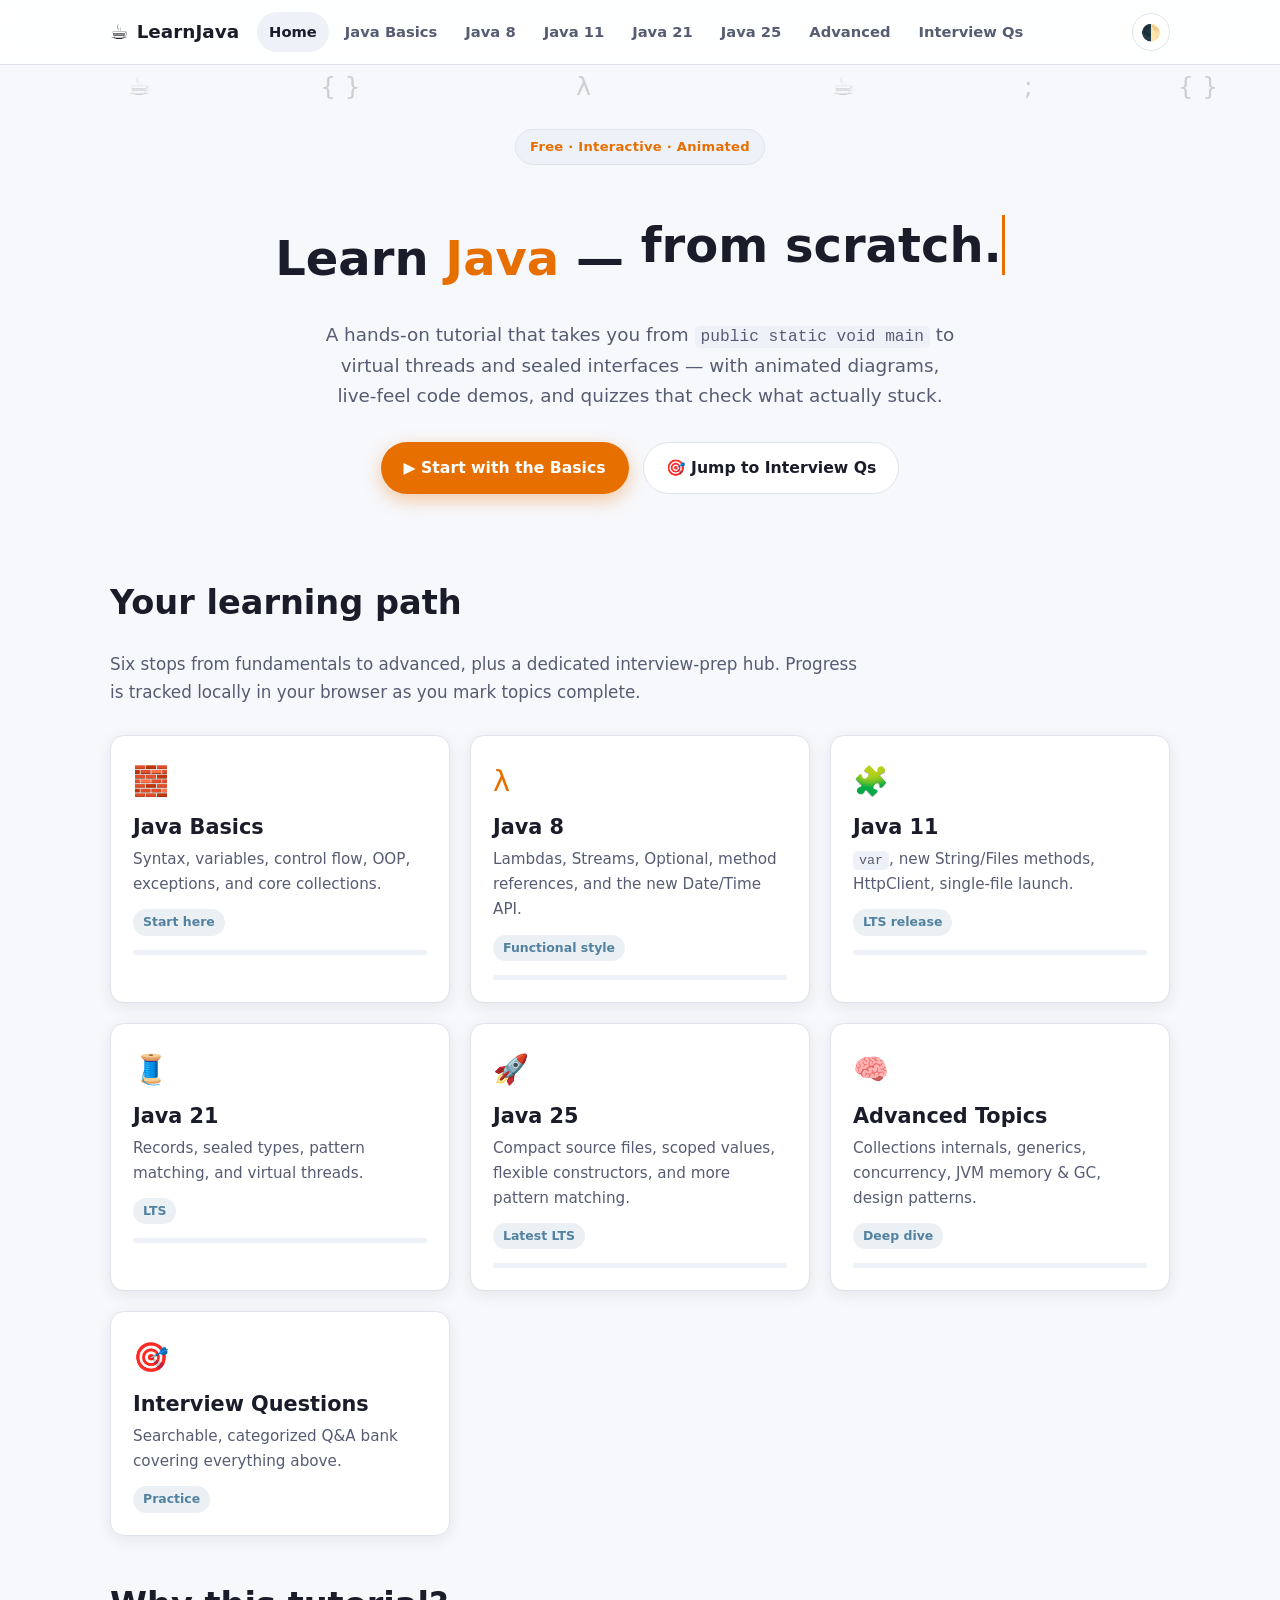
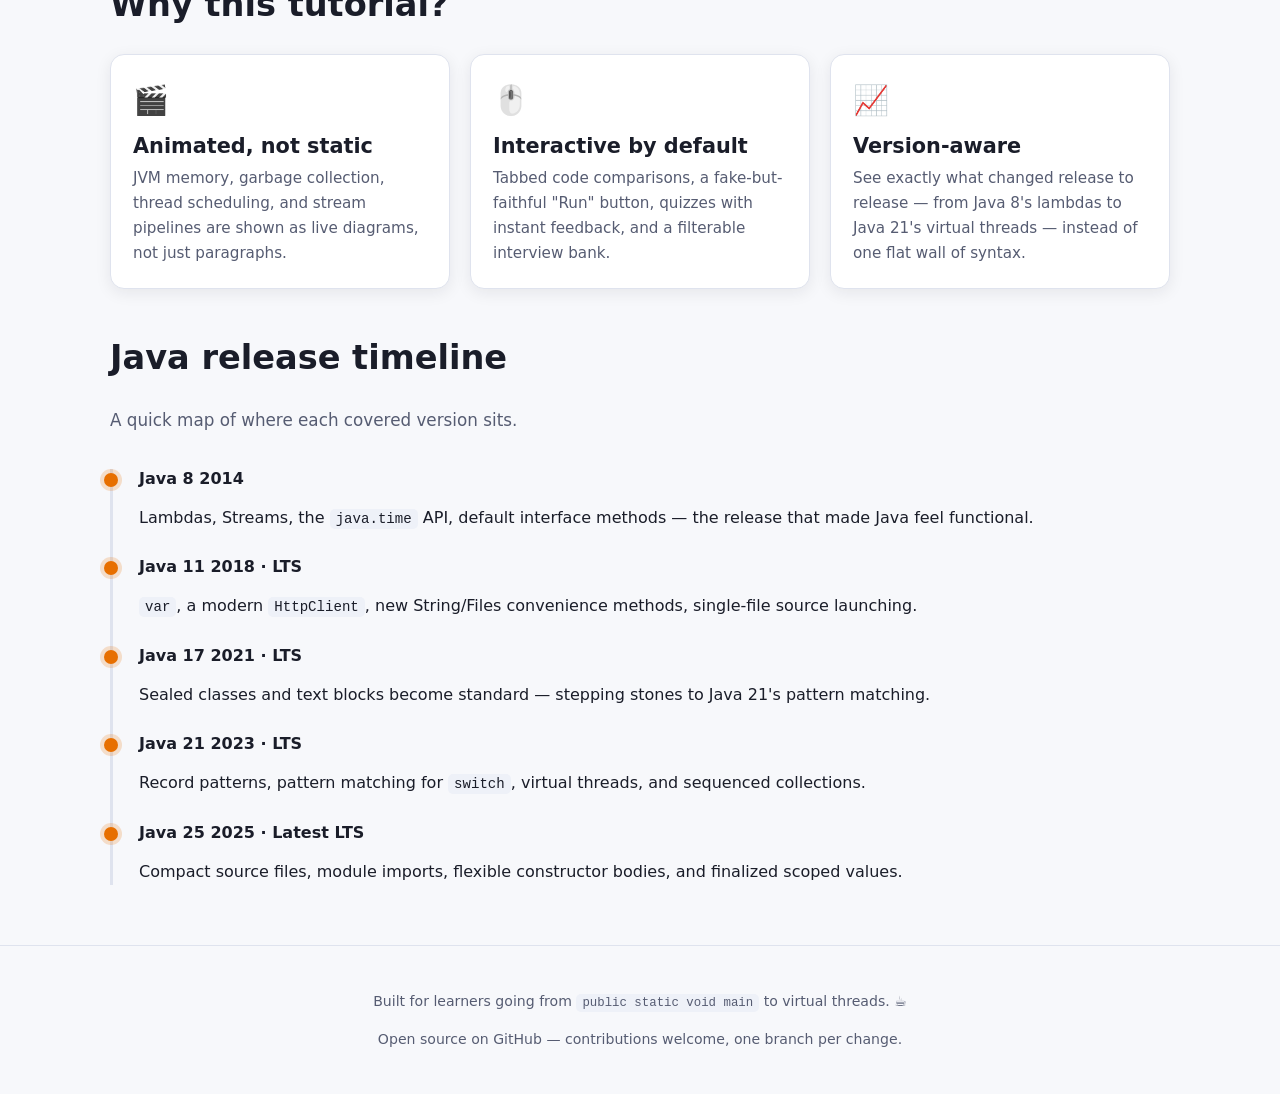
<file: index.html>
<!DOCTYPE html>
<html lang="en">
<head>
<meta charset="UTF-8">
<meta name="viewport" content="width=device-width, initial-scale=1.0">
<title>LearnJava — Interactive Java Tutorial, Java 8 to 21</title>
<meta name="description" content="An interactive, animated Java tutorial: basics, Java 8, Java 11, Java 21, advanced topics and interview questions.">
<link rel="icon" href="data:image/svg+xml,<svg xmlns=%22http://www.w3.org/2000/svg%22 viewBox=%220 0 100 100%22><text y=%22.9em%22 font-size=%2290%22>☕</text></svg>">
<link rel="stylesheet" href="css/style.css">
</head>
<body>
<div id="site-header"></div>

<header class="hero">
  <div class="floaters" aria-hidden="true">
    <span style="left:10%; animation-delay:0s;">☕</span>
    <span style="left:25%; animation-delay:2s;">{ }</span>
    <span style="left:45%; animation-delay:4s;">λ</span>
    <span style="left:65%; animation-delay:1s;">☕</span>
    <span style="left:80%; animation-delay:3s;">;</span>
    <span style="left:92%; animation-delay:5s;">{ }</span>
  </div>
  <div class="container">
    <span class="hero-badge">Free · Interactive · Animated</span>
    <h1>Learn <span style="color:var(--brand)">Java</span> —
      <span class="typewriter" data-words='["from scratch.","to Java 8 streams.","to Java 11, 21 & 25.","for interviews."]'></span>
    </h1>
    <p class="lead">
      A hands-on tutorial that takes you from <code>public static void main</code>
      to virtual threads and sealed interfaces — with animated diagrams,
      live-feel code demos, and quizzes that check what actually stuck.
    </p>
    <div class="hero-cta">
      <a href="basics.html" class="btn btn-primary">▶ Start with the Basics</a>
      <a href="interview.html" class="btn btn-ghost">🎯 Jump to Interview Qs</a>
    </div>
  </div>
</header>

<main class="container">

  <section class="topic reveal-up">
    <h2>Your learning path</h2>
    <p class="section-lead">Six stops from fundamentals to advanced, plus a dedicated interview-prep hub. Progress is tracked locally in your browser as you mark topics complete.</p>

    <div class="grid grid-3">
      <a href="basics.html" class="card">
        <span class="emoji">🧱</span>
        <h3>Java Basics</h3>
        <p>Syntax, variables, control flow, OOP, exceptions, and core collections.</p>
        <span class="tag">Start here</span>
        <div class="progress-mini" data-progress-key="basics" data-total="12"><span></span></div>
      </a>
      <a href="java8.html" class="card">
        <span class="emoji">λ</span>
        <h3>Java 8</h3>
        <p>Lambdas, Streams, Optional, method references, and the new Date/Time API.</p>
        <span class="tag">Functional style</span>
        <div class="progress-mini" data-progress-key="java8" data-total="8"><span></span></div>
      </a>
      <a href="java11.html" class="card">
        <span class="emoji">🧩</span>
        <h3>Java 11</h3>
        <p><code>var</code>, new String/Files methods, HttpClient, single-file launch.</p>
        <span class="tag">LTS release</span>
        <div class="progress-mini" data-progress-key="java11" data-total="6"><span></span></div>
      </a>
      <a href="java21.html" class="card">
        <span class="emoji">🧵</span>
        <h3>Java 21</h3>
        <p>Records, sealed types, pattern matching, and virtual threads.</p>
        <span class="tag">LTS</span>
        <div class="progress-mini" data-progress-key="java21" data-total="7"><span></span></div>
      </a>
      <a href="java25.html" class="card">
        <span class="emoji">🚀</span>
        <h3>Java 25</h3>
        <p>Compact source files, scoped values, flexible constructors, and more pattern matching.</p>
        <span class="tag">Latest LTS</span>
        <div class="progress-mini" data-progress-key="java25" data-total="7"><span></span></div>
      </a>
      <a href="advanced.html" class="card">
        <span class="emoji">🧠</span>
        <h3>Advanced Topics</h3>
        <p>Collections internals, generics, concurrency, JVM memory & GC, design patterns.</p>
        <span class="tag">Deep dive</span>
        <div class="progress-mini" data-progress-key="advanced" data-total="8"><span></span></div>
      </a>
      <a href="interview.html" class="card">
        <span class="emoji">🎯</span>
        <h3>Interview Questions</h3>
        <p>Searchable, categorized Q&amp;A bank covering everything above.</p>
        <span class="tag">Practice</span>
      </a>
    </div>
  </section>

  <section class="topic reveal-up">
    <h2>Why this tutorial?</h2>
    <div class="grid grid-3">
      <div class="card reveal">
        <span class="emoji">🎬</span>
        <h3>Animated, not static</h3>
        <p>JVM memory, garbage collection, thread scheduling, and stream pipelines are shown as live diagrams, not just paragraphs.</p>
      </div>
      <div class="card reveal">
        <span class="emoji">🖱️</span>
        <h3>Interactive by default</h3>
        <p>Tabbed code comparisons, a fake-but-faithful "Run" button, quizzes with instant feedback, and a filterable interview bank.</p>
      </div>
      <div class="card reveal">
        <span class="emoji">📈</span>
        <h3>Version-aware</h3>
        <p>See exactly what changed release to release — from Java 8's lambdas to Java 21's virtual threads — instead of one flat wall of syntax.</p>
      </div>
    </div>
  </section>

  <section class="topic reveal-up">
    <h2>Java release timeline</h2>
    <p class="section-lead">A quick map of where each covered version sits.</p>
    <div class="timeline">
      <div class="timeline-item">
        <h4>Java 8 <span class="tag">2014</span></h4>
        <p>Lambdas, Streams, the <code>java.time</code> API, default interface methods — the release that made Java feel functional.</p>
      </div>
      <div class="timeline-item">
        <h4>Java 11 <span class="tag">2018 · LTS</span></h4>
        <p><code>var</code>, a modern <code>HttpClient</code>, new String/Files convenience methods, single-file source launching.</p>
      </div>
      <div class="timeline-item">
        <h4>Java 17 <span class="tag">2021 · LTS</span></h4>
        <p>Sealed classes and text blocks become standard — stepping stones to Java 21's pattern matching.</p>
      </div>
      <div class="timeline-item">
        <h4>Java 21 <span class="tag">2023 · LTS</span></h4>
        <p>Record patterns, pattern matching for <code>switch</code>, virtual threads, and sequenced collections.</p>
      </div>
      <div class="timeline-item">
        <h4>Java 25 <span class="tag">2025 · Latest LTS</span></h4>
        <p>Compact source files, module imports, flexible constructor bodies, and finalized scoped values.</p>
      </div>
    </div>
  </section>

</main>

<div id="site-footer"></div>

<script src="js/main.js"></script>
</body>
</html>
</file>
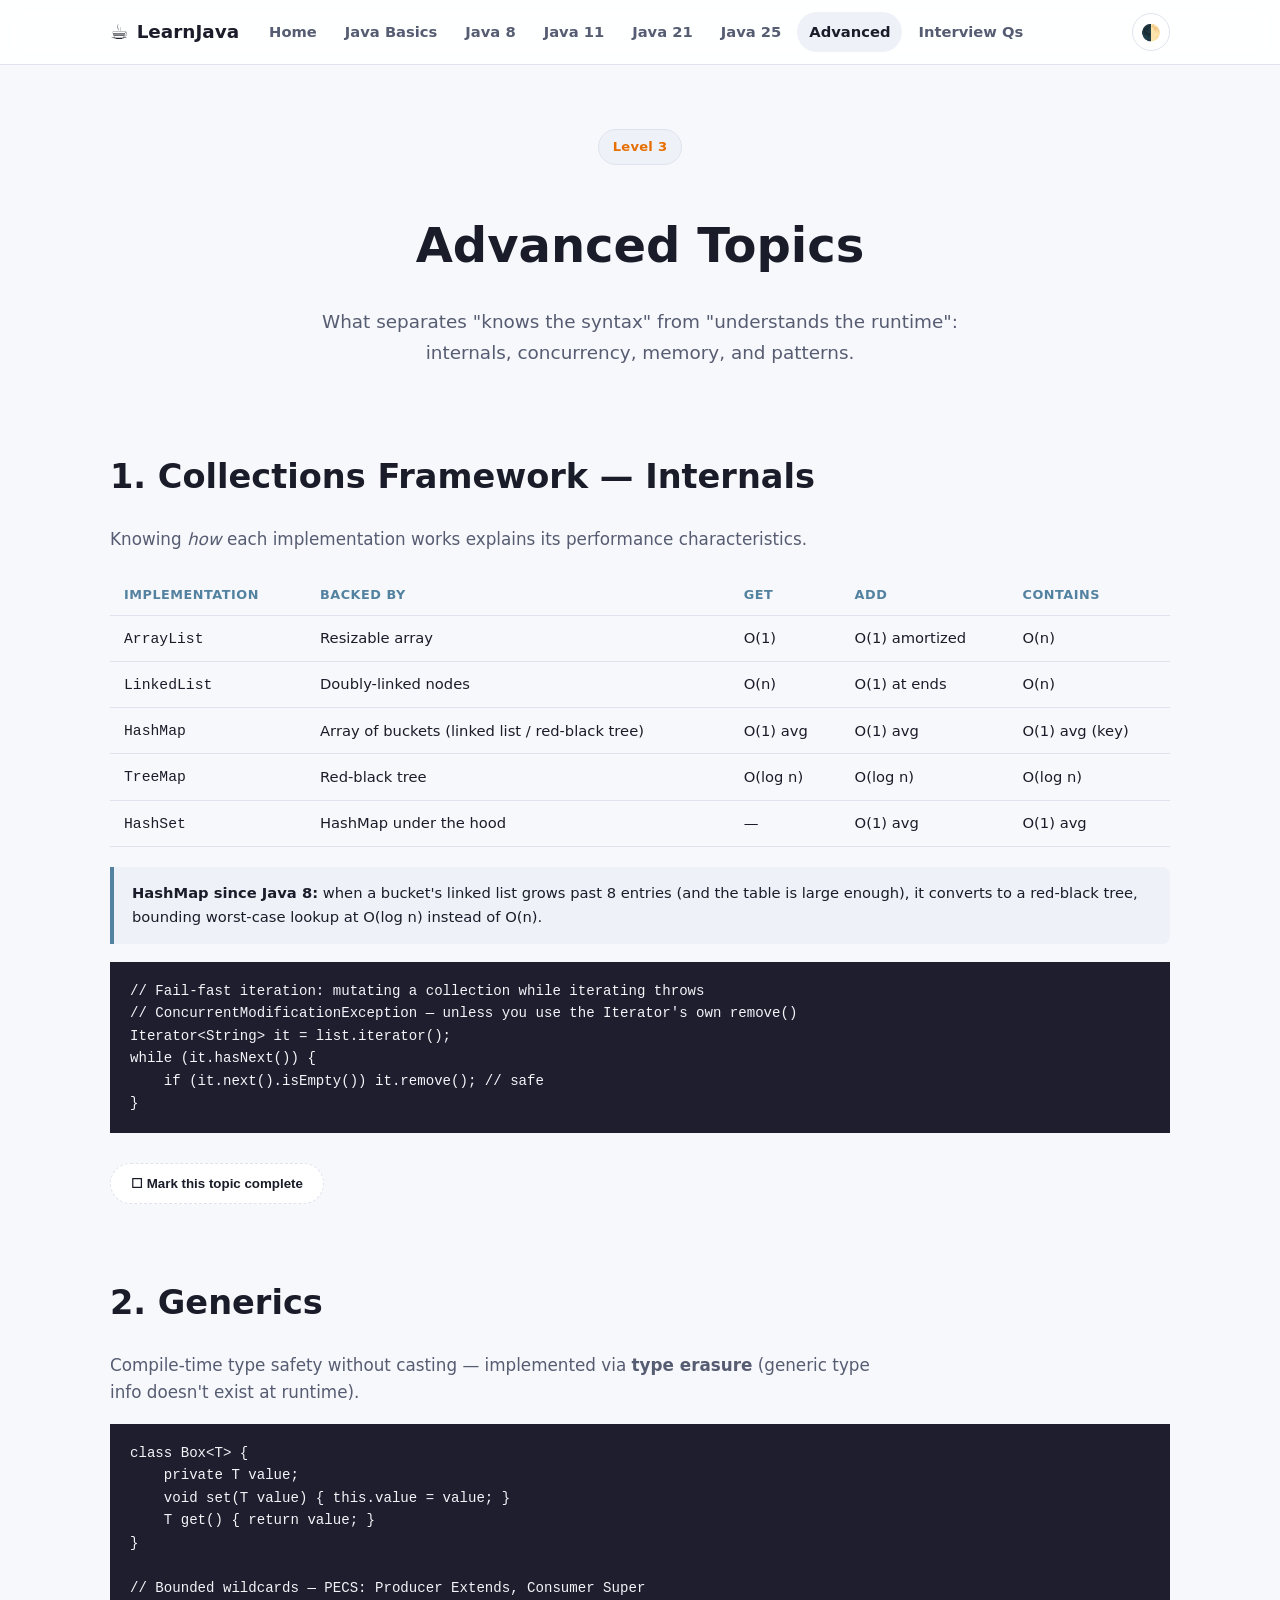
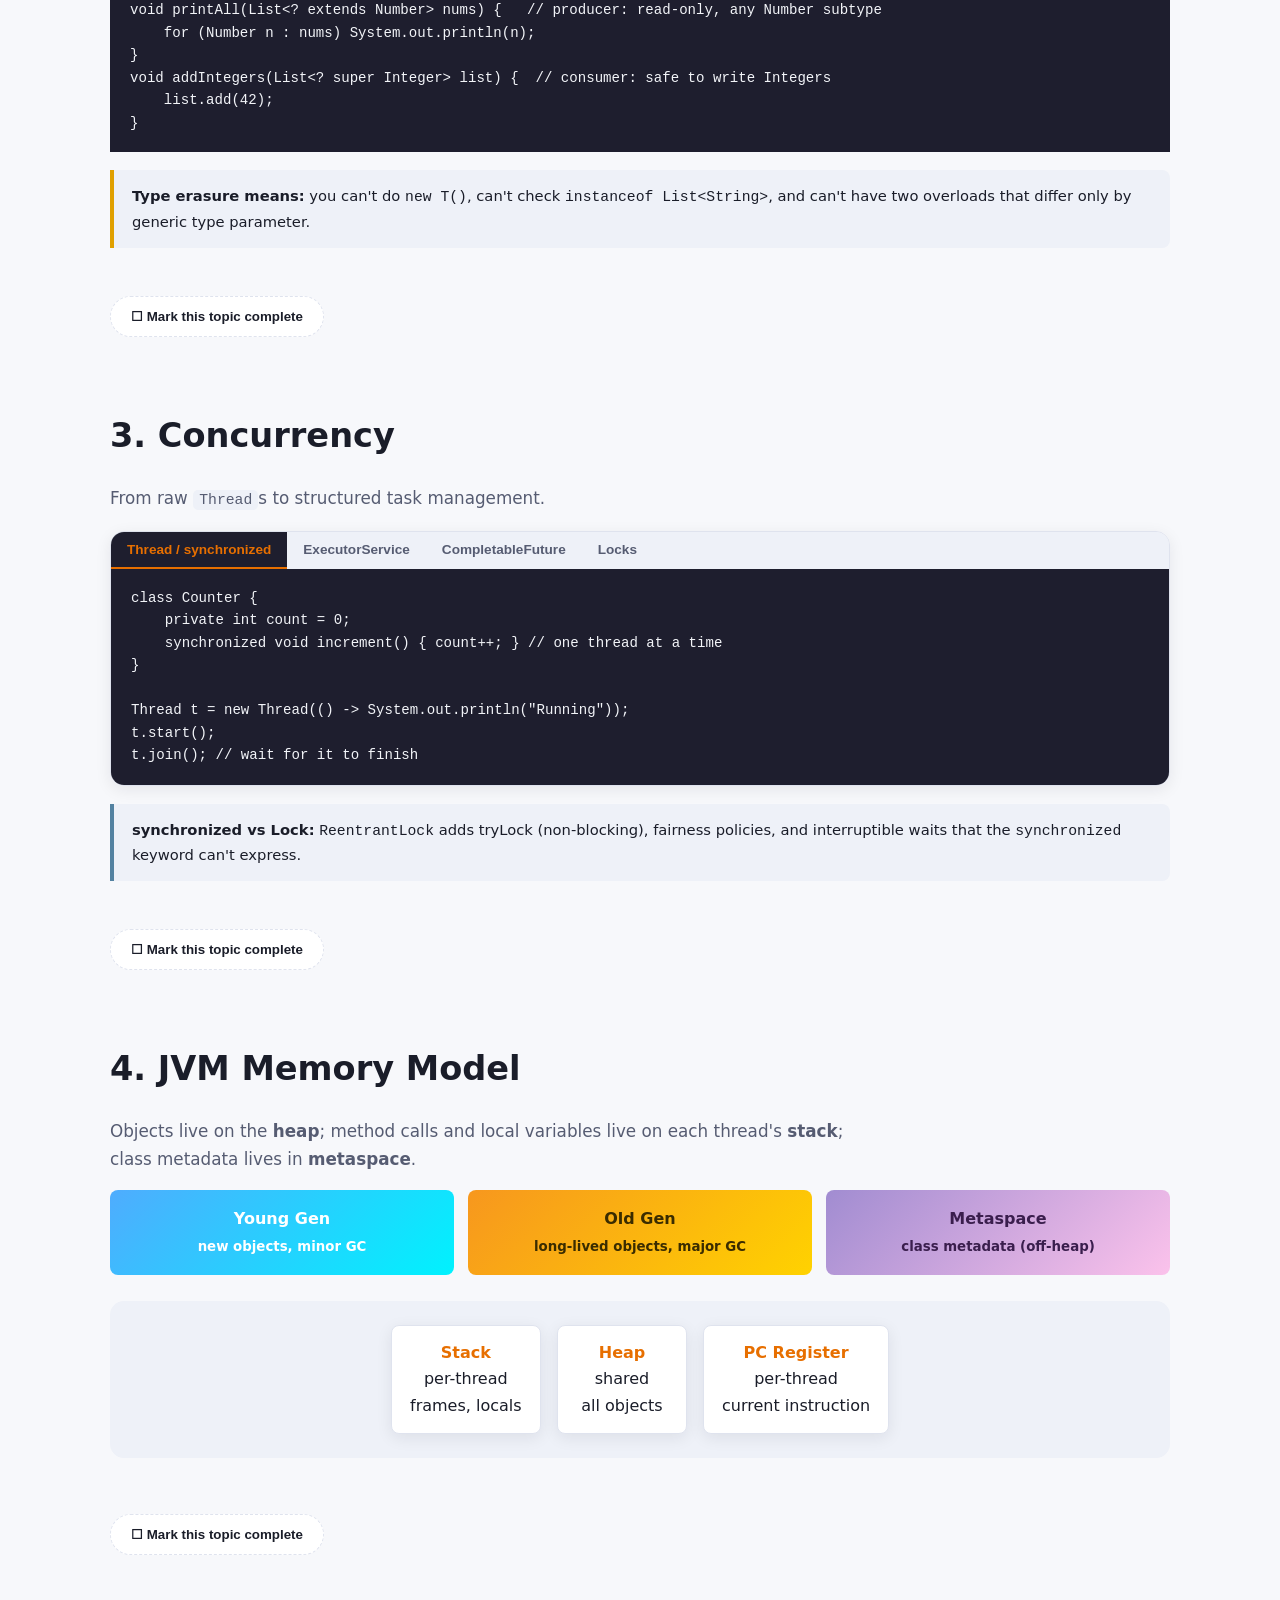
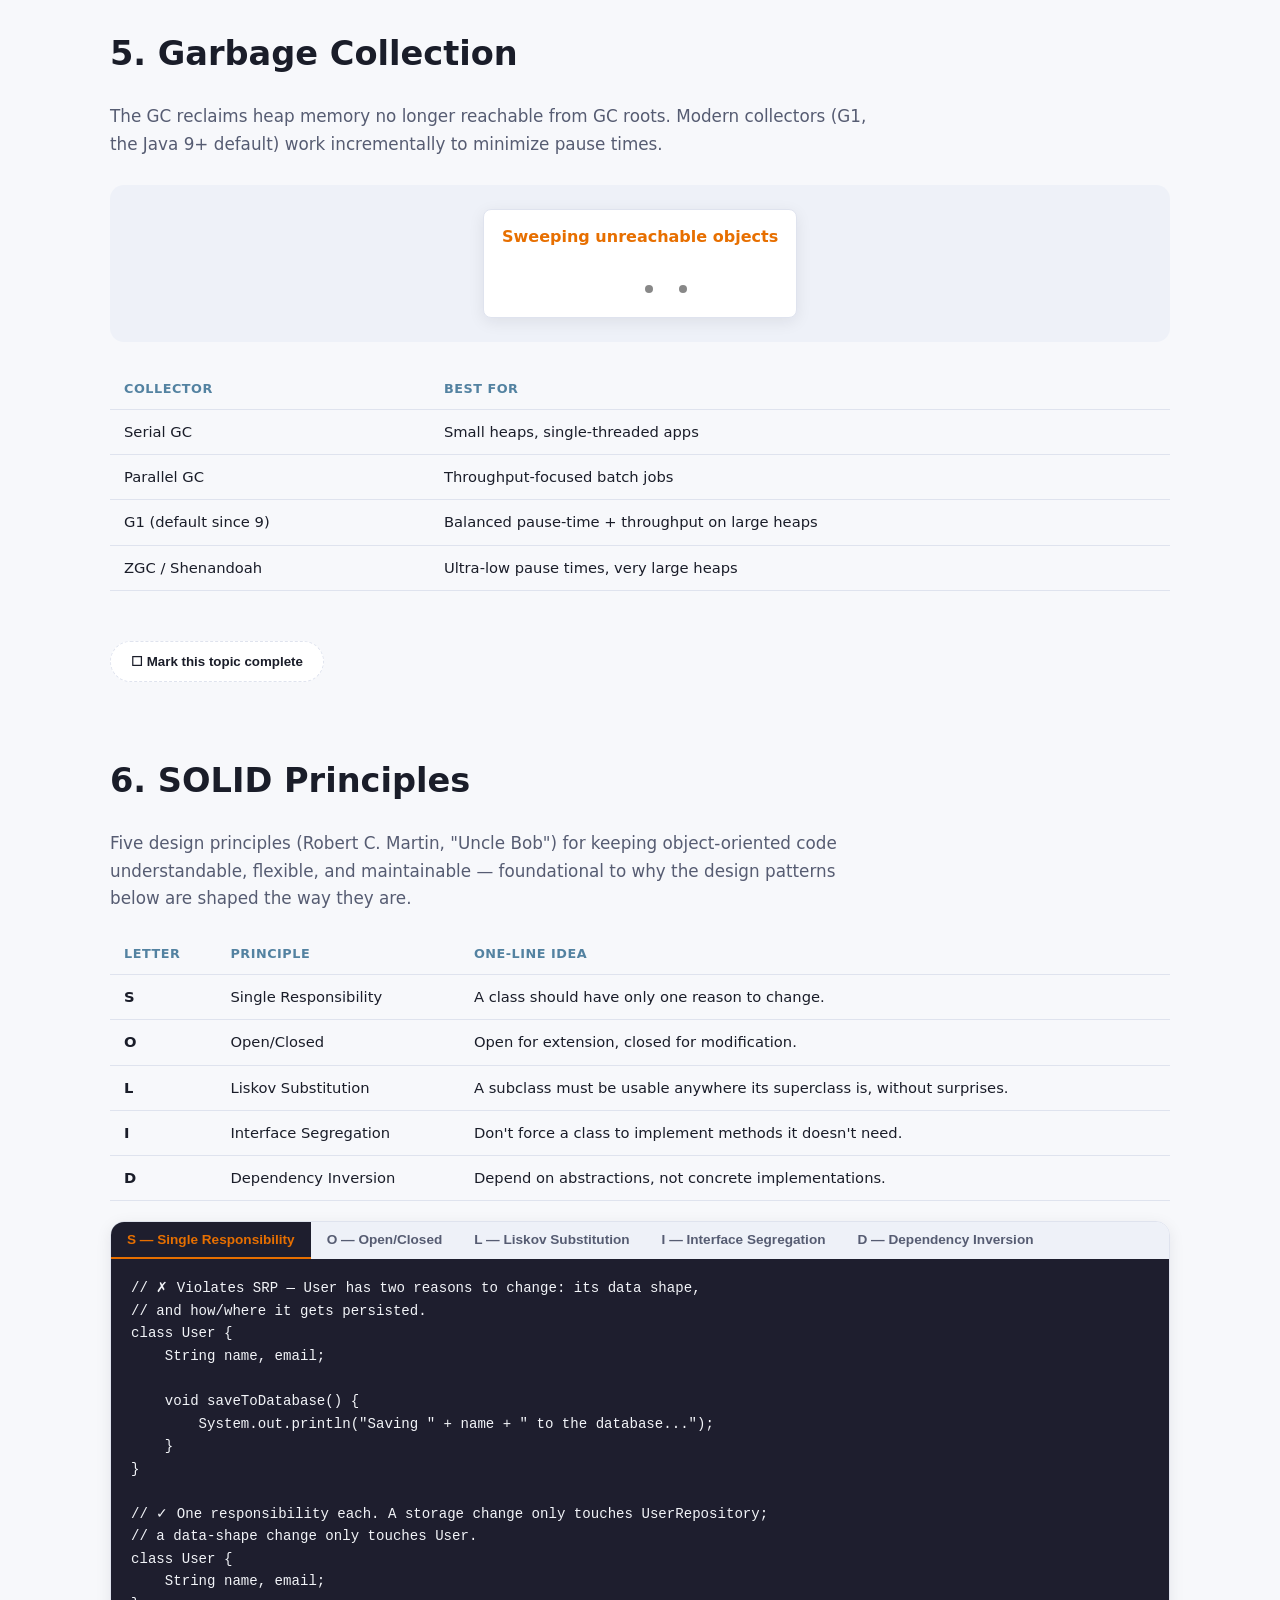
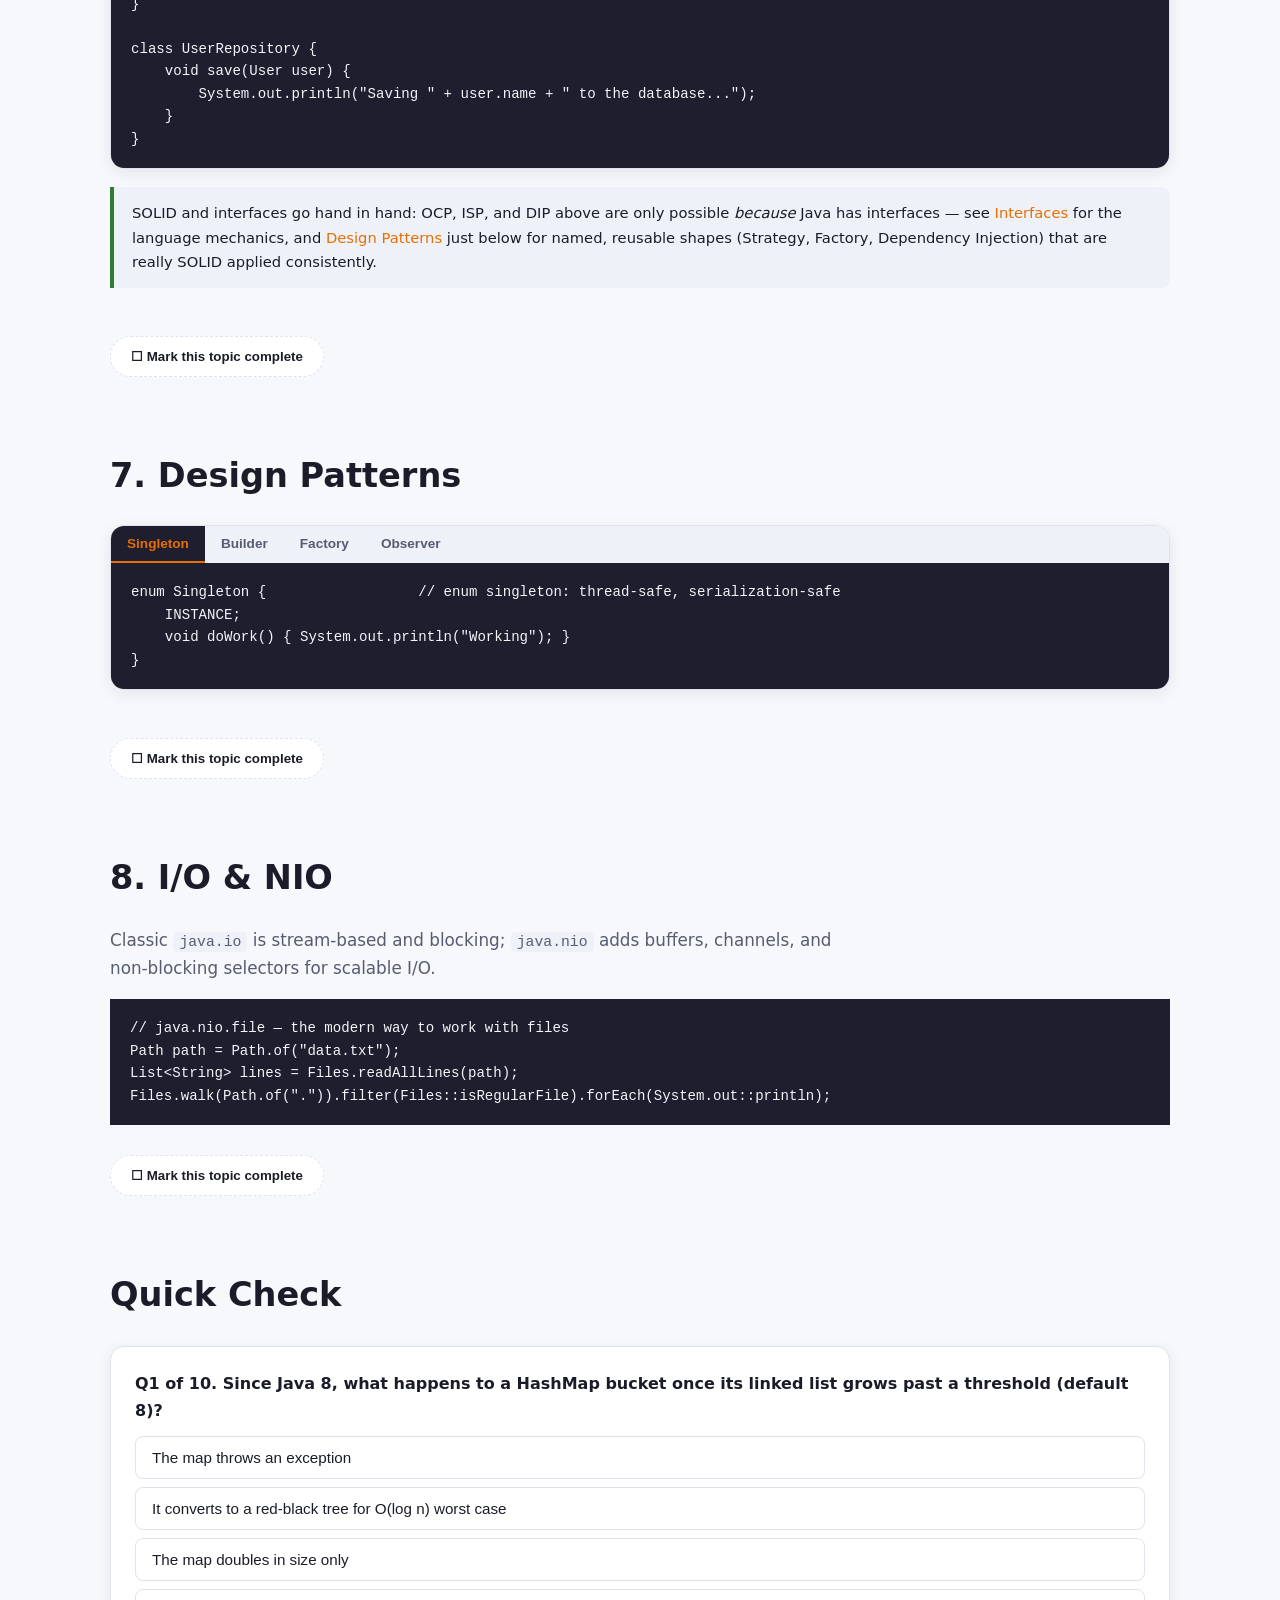
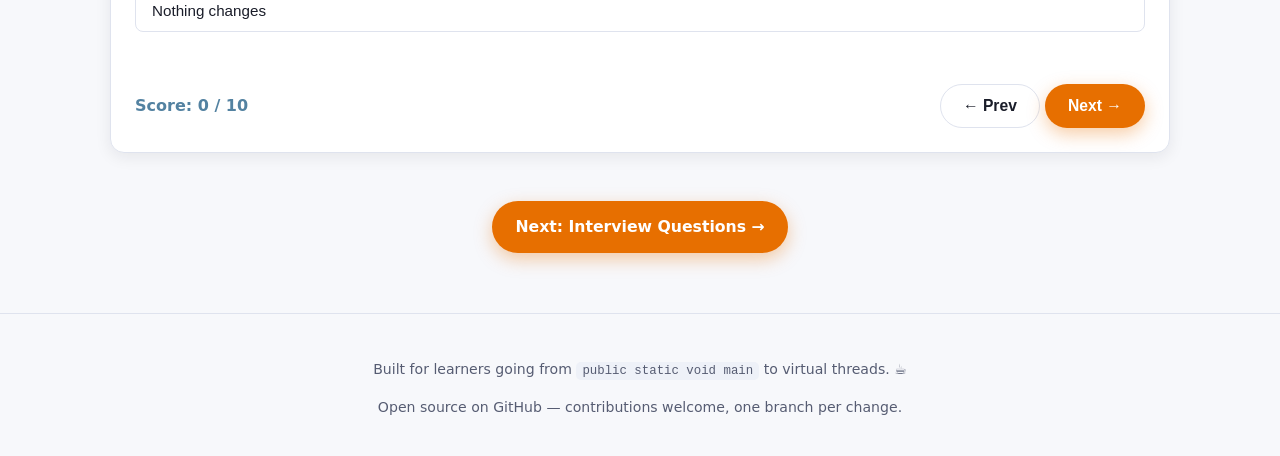
<file: advanced.html>
<!DOCTYPE html>
<html lang="en">
<head>
<meta charset="UTF-8">
<meta name="viewport" content="width=device-width, initial-scale=1.0">
<title>Advanced Java — LearnJava</title>
<meta name="description" content="Advanced Java: collections internals, generics, concurrency, JVM memory & GC, design patterns, NIO.">
<link rel="icon" href="data:image/svg+xml,<svg xmlns=%22http://www.w3.org/2000/svg%22 viewBox=%220 0 100 100%22><text y=%22.9em%22 font-size=%2290%22>☕</text></svg>">
<link rel="stylesheet" href="css/style.css">
</head>
<body>
<div id="site-header"></div>

<header class="hero" style="padding-bottom:10px;">
  <div class="container">
    <span class="hero-badge">Level 3</span>
    <h1>Advanced Topics</h1>
    <p class="lead">What separates "knows the syntax" from "understands the runtime": internals, concurrency, memory, and patterns.</p>
  </div>
</header>

<main class="container">

  <section class="topic reveal-up" id="collections">
    <h2>1. Collections Framework — Internals</h2>
    <p class="section-lead">Knowing <em>how</em> each implementation works explains its performance characteristics.</p>
    <table>
      <thead><tr><th>Implementation</th><th>Backed by</th><th>get</th><th>add</th><th>contains</th></tr></thead>
      <tbody>
        <tr><td><code>ArrayList</code></td><td>Resizable array</td><td>O(1)</td><td>O(1) amortized</td><td>O(n)</td></tr>
        <tr><td><code>LinkedList</code></td><td>Doubly-linked nodes</td><td>O(n)</td><td>O(1) at ends</td><td>O(n)</td></tr>
        <tr><td><code>HashMap</code></td><td>Array of buckets (linked list / red-black tree)</td><td>O(1) avg</td><td>O(1) avg</td><td>O(1) avg (key)</td></tr>
        <tr><td><code>TreeMap</code></td><td>Red-black tree</td><td>O(log n)</td><td>O(log n)</td><td>O(log n)</td></tr>
        <tr><td><code>HashSet</code></td><td>HashMap under the hood</td><td>—</td><td>O(1) avg</td><td>O(1) avg</td></tr>
      </tbody>
    </table>
    <div class="note"><strong>HashMap since Java 8:</strong> when a bucket's linked list grows past 8 entries (and the table is large enough), it converts to a red-black tree, bounding worst-case lookup at O(log n) instead of O(n).</div>
    <pre><code>// Fail-fast iteration: mutating a collection while iterating throws
// ConcurrentModificationException — unless you use the Iterator's own remove()
Iterator&lt;String&gt; it = list.iterator();
while (it.hasNext()) {
    if (it.next().isEmpty()) it.remove(); // safe
}</code></pre>
    <button class="mark-complete" data-section="advanced-1">☐ Mark this topic complete</button>
  </section>

  <section class="topic reveal-up" id="generics">
    <h2>2. Generics</h2>
    <p class="section-lead">Compile-time type safety without casting — implemented via <strong>type erasure</strong> (generic type info doesn't exist at runtime).</p>
    <pre><code>class Box&lt;T&gt; {
    private T value;
    void set(T value) { this.value = value; }
    T get() { return value; }
}

// Bounded wildcards — PECS: Producer Extends, Consumer Super
void printAll(List&lt;? extends Number&gt; nums) {   // producer: read-only, any Number subtype
    for (Number n : nums) System.out.println(n);
}
void addIntegers(List&lt;? super Integer&gt; list) {  // consumer: safe to write Integers
    list.add(42);
}</code></pre>
    <div class="note warn"><strong>Type erasure means:</strong> you can't do <code>new T()</code>, can't check <code>instanceof List&lt;String&gt;</code>, and can't have two overloads that differ only by generic type parameter.</div>
    <button class="mark-complete" data-section="advanced-2">☐ Mark this topic complete</button>
  </section>

  <section class="topic reveal-up" id="concurrency">
    <h2>3. Concurrency</h2>
    <p class="section-lead">From raw <code>Thread</code>s to structured task management.</p>

    <div class="code-tabs">
      <div class="code-tab-bar">
        <button class="code-tab-btn active">Thread / synchronized</button>
        <button class="code-tab-btn">ExecutorService</button>
        <button class="code-tab-btn">CompletableFuture</button>
        <button class="code-tab-btn">Locks</button>
      </div>
      <div class="code-tab-panel active"><pre><code>class Counter {
    private int count = 0;
    synchronized void increment() { count++; } // one thread at a time
}

Thread t = new Thread(() -> System.out.println("Running"));
t.start();
t.join(); // wait for it to finish</code></pre></div>
      <div class="code-tab-panel"><pre><code>ExecutorService pool = Executors.newFixedThreadPool(4);
Future&lt;Integer&gt; future = pool.submit(() -> 2 + 2);
System.out.println(future.get()); // blocks until done
pool.shutdown();</code></pre></div>
      <div class="code-tab-panel"><pre><code>CompletableFuture.supplyAsync(() -> fetchUser())
    .thenApply(User::getName)
    .thenAccept(System.out::println)
    .exceptionally(ex -> { System.out.println("Failed: " + ex); return null; });</code></pre></div>
      <div class="code-tab-panel"><pre><code>ReentrantLock lock = new ReentrantLock();
lock.lock();
try {
    // critical section
} finally {
    lock.unlock(); // always release in finally
}</code></pre></div>
    </div>
    <div class="note"><strong>synchronized vs Lock:</strong> <code>ReentrantLock</code> adds tryLock (non-blocking), fairness policies, and interruptible waits that the <code>synchronized</code> keyword can't express.</div>
    <button class="mark-complete" data-section="advanced-3">☐ Mark this topic complete</button>
  </section>

  <section class="topic reveal-up" id="jvm-memory">
    <h2>4. JVM Memory Model</h2>
    <p class="section-lead">Objects live on the <strong>heap</strong>; method calls and local variables live on each thread's <strong>stack</strong>; class metadata lives in <strong>metaspace</strong>.</p>

    <div class="heap-viz">
      <div class="heap-block heap-young">Young Gen<br><small>new objects, minor GC</small></div>
      <div class="heap-block heap-old">Old Gen<br><small>long-lived objects, major GC</small></div>
      <div class="heap-block heap-meta">Metaspace<br><small>class metadata (off-heap)</small></div>
    </div>

    <div class="diagram">
      <div class="diagram-box"><strong>Stack</strong>per-thread<br>frames, locals</div>
      <div class="diagram-box"><strong>Heap</strong>shared<br>all objects</div>
      <div class="diagram-box"><strong>PC Register</strong>per-thread<br>current instruction</div>
    </div>
    <button class="mark-complete" data-section="advanced-4">☐ Mark this topic complete</button>
  </section>

  <section class="topic reveal-up" id="gc">
    <h2>5. Garbage Collection</h2>
    <p class="section-lead">The GC reclaims heap memory no longer reachable from GC roots. Modern collectors (G1, the Java 9+ default) work incrementally to minimize pause times.</p>
    <div class="diagram">
      <div class="diagram-box" style="min-width:220px;">
        <strong>Sweeping unreachable objects</strong><br>
        <span class="gc-particle" style="animation-delay:0s"></span>
        <span class="gc-particle" style="animation-delay:.2s"></span>
        <span class="gc-particle" style="animation-delay:.4s"></span>
        <span class="gc-particle" style="animation-delay:.6s;background:#888;"></span>
        <span class="gc-particle" style="animation-delay:.8s"></span>
        <span class="gc-particle" style="animation-delay:1s;background:#888;"></span>
      </div>
    </div>
    <table>
      <thead><tr><th>Collector</th><th>Best for</th></tr></thead>
      <tbody>
        <tr><td>Serial GC</td><td>Small heaps, single-threaded apps</td></tr>
        <tr><td>Parallel GC</td><td>Throughput-focused batch jobs</td></tr>
        <tr><td>G1 (default since 9)</td><td>Balanced pause-time + throughput on large heaps</td></tr>
        <tr><td>ZGC / Shenandoah</td><td>Ultra-low pause times, very large heaps</td></tr>
      </tbody>
    </table>
    <button class="mark-complete" data-section="advanced-5">☐ Mark this topic complete</button>
  </section>

  <section class="topic reveal-up" id="solid">
    <h2>6. SOLID Principles</h2>
    <p class="section-lead">Five design principles (Robert C. Martin, "Uncle Bob") for keeping object-oriented code understandable, flexible, and maintainable — foundational to why the design patterns below are shaped the way they are.</p>

    <table>
      <thead><tr><th>Letter</th><th>Principle</th><th>One-line idea</th></tr></thead>
      <tbody>
        <tr><td><strong>S</strong></td><td>Single Responsibility</td><td>A class should have only one reason to change.</td></tr>
        <tr><td><strong>O</strong></td><td>Open/Closed</td><td>Open for extension, closed for modification.</td></tr>
        <tr><td><strong>L</strong></td><td>Liskov Substitution</td><td>A subclass must be usable anywhere its superclass is, without surprises.</td></tr>
        <tr><td><strong>I</strong></td><td>Interface Segregation</td><td>Don't force a class to implement methods it doesn't need.</td></tr>
        <tr><td><strong>D</strong></td><td>Dependency Inversion</td><td>Depend on abstractions, not concrete implementations.</td></tr>
      </tbody>
    </table>

    <div class="code-tabs">
      <div class="code-tab-bar">
        <button class="code-tab-btn active">S — Single Responsibility</button>
        <button class="code-tab-btn">O — Open/Closed</button>
        <button class="code-tab-btn">L — Liskov Substitution</button>
        <button class="code-tab-btn">I — Interface Segregation</button>
        <button class="code-tab-btn">D — Dependency Inversion</button>
      </div>
      <div class="code-tab-panel active"><pre><code>// ✗ Violates SRP — User has two reasons to change: its data shape,
// and how/where it gets persisted.
class User {
    String name, email;

    void saveToDatabase() {
        System.out.println("Saving " + name + " to the database...");
    }
}

// ✓ One responsibility each. A storage change only touches UserRepository;
// a data-shape change only touches User.
class User {
    String name, email;
}

class UserRepository {
    void save(User user) {
        System.out.println("Saving " + user.name + " to the database...");
    }
}</code></pre></div>
      <div class="code-tab-panel"><pre><code>// ✗ Violates OCP — every new shape means editing this method again.
class AreaCalculator {
    double area(Object shape) {
        if (shape instanceof Circle c) return Math.PI * c.radius * c.radius;
        if (shape instanceof Square s) return s.side * s.side;
        // adding Triangle means coming back here and risking the existing cases
        throw new IllegalArgumentException("Unknown shape");
    }
}

// ✓ Open for extension, closed for modification — AreaCalculator never
// changes again; each new shape is just a new class.
interface Shape { double calculateArea(); }

class Circle implements Shape {
    double radius;
    Circle(double radius) { this.radius = radius; }
    public double calculateArea() { return Math.PI * radius * radius; }
}

class Square implements Shape {
    double side;
    Square(double side) { this.side = side; }
    public double calculateArea() { return side * side; }
}

class AreaCalculator {
    double total(List&lt;Shape&gt; shapes) {
        return shapes.stream().mapToDouble(Shape::calculateArea).sum();
    }
}</code></pre></div>
      <div class="code-tab-panel"><pre><code>class Bird {
    void fly() { System.out.println("Flying high!"); }
}

class Sparrow extends Bird { }      // fine — a Sparrow really can fly

class Penguin extends Bird {          // ✗ violates LSP
    @Override
    void fly() {
        throw new UnsupportedOperationException("Penguins can't fly!");
    }
}

void letItFly(Bird bird) { bird.fly(); }

letItFly(new Sparrow());    // works as callers expect
letItFly(new Penguin());     // blows up at runtime — substituting a subclass broke the caller

// Fix: don't bake "can fly" into the base class at all. Make Flyable its
// own interface implemented only by birds that actually fly — then a
// Penguin is just a Bird, and no caller ever assumes it can fly.</code></pre></div>
      <div class="code-tab-panel"><pre><code>// ✗ Violates ISP — a fat interface forces Robot to "implement" eat(),
// which it has no sensible behavior for.
interface Worker {
    void work();
    void eat();
}

class Robot implements Worker {
    public void work() { System.out.println("Robot working..."); }
    public void eat() { throw new UnsupportedOperationException("Robots don't eat!"); }
}

// ✓ Split into focused interfaces — implement only what applies to you.
interface Workable { void work(); }
interface Eatable { void eat(); }

class Human implements Workable, Eatable {
    public void work() { System.out.println("Human working..."); }
    public void eat() { System.out.println("Human eating..."); }
}

class Robot implements Workable {
    public void work() { System.out.println("Robot working..."); }
    // no eat() to fake — Robot was never forced to have one
}</code></pre></div>
      <div class="code-tab-panel"><pre><code>// ✗ Violates DIP — Car is welded to one concrete engine; swapping
// engines (or unit-testing Car without a real V8) means editing Car itself.
class V8Engine {
    void start() { System.out.println("V8 engine roaring to life"); }
}

class Car {
    private V8Engine engine = new V8Engine();
    void start() { engine.start(); }
}

// ✓ Car depends on an abstraction — any Engine will do, injected from outside.
interface Engine { void start(); }

class V8Engine implements Engine {
    public void start() { System.out.println("V8 engine roaring to life"); }
}

class ElectricEngine implements Engine {
    public void start() { System.out.println("Electric motor humming to life"); }
}

class Car {
    private final Engine engine;
    Car(Engine engine) { this.engine = engine; }   // dependency injected via constructor
    void start() { engine.start(); }
}

new Car(new V8Engine()).start();
new Car(new ElectricEngine()).start();   // swapped with zero changes to Car
<button class="run-btn" data-target="out-dip">▶ Run</button></code></pre>
        <div class="console-output" id="out-dip" data-output="V8 engine roaring to life
Electric motor humming to life" style="display:none;"></div>
      </div>
    </div>

    <div class="note tip">SOLID and interfaces go hand in hand: OCP, ISP, and DIP above are only possible <em>because</em> Java has interfaces — see <a href="basics.html#interfaces">Interfaces</a> for the language mechanics, and <a href="#design-patterns">Design Patterns</a> just below for named, reusable shapes (Strategy, Factory, Dependency Injection) that are really SOLID applied consistently.</div>
    <button class="mark-complete" data-section="advanced-6">☐ Mark this topic complete</button>
  </section>

  <section class="topic reveal-up" id="design-patterns">
    <h2>7. Design Patterns</h2>
    <div class="code-tabs">
      <div class="code-tab-bar">
        <button class="code-tab-btn active">Singleton</button>
        <button class="code-tab-btn">Builder</button>
        <button class="code-tab-btn">Factory</button>
        <button class="code-tab-btn">Observer</button>
      </div>
      <div class="code-tab-panel active"><pre><code>enum Singleton {                  // enum singleton: thread-safe, serialization-safe
    INSTANCE;
    void doWork() { System.out.println("Working"); }
}</code></pre></div>
      <div class="code-tab-panel"><pre><code>Pizza pizza = new Pizza.Builder()
    .size("Large")
    .topping("Cheese")
    .topping("Olives")
    .build();</code></pre></div>
      <div class="code-tab-panel"><pre><code>interface Shape { void draw(); }

class ShapeFactory {
    static Shape create(String type) {
        return switch (type) {
            case "circle" -> new Circle();
            case "square" -> new Square();
            default -> throw new IllegalArgumentException(type);
        };
    }
}</code></pre></div>
      <div class="code-tab-panel"><pre><code>interface Observer { void update(String event); }

class EventBus {
    private final List&lt;Observer&gt; observers = new ArrayList&lt;&gt;();
    void subscribe(Observer o) { observers.add(o); }
    void publish(String event) { observers.forEach(o -> o.update(event)); }
}</code></pre></div>
    </div>
    <button class="mark-complete" data-section="advanced-7">☐ Mark this topic complete</button>
  </section>

  <section class="topic reveal-up" id="nio">
    <h2>8. I/O &amp; NIO</h2>
    <p class="section-lead">Classic <code>java.io</code> is stream-based and blocking; <code>java.nio</code> adds buffers, channels, and non-blocking selectors for scalable I/O.</p>
    <pre><code>// java.nio.file — the modern way to work with files
Path path = Path.of("data.txt");
List&lt;String&gt; lines = Files.readAllLines(path);
Files.walk(Path.of(".")).filter(Files::isRegularFile).forEach(System.out::println);</code></pre>
    <button class="mark-complete" data-section="advanced-8">☐ Mark this topic complete</button>
  </section>

  <section class="topic reveal-up" id="quiz">
    <h2>Quick Check</h2>
    <div class="quiz-box" id="advancedQuiz"></div>
  </section>

  <div class="hero-cta" style="margin:40px 0;">
    <a href="interview.html" class="btn btn-primary">Next: Interview Questions →</a>
  </div>

</main>

<div id="site-footer"></div>

<script>
const QUIZ_DATA = [
  { q: "Since Java 8, what happens to a HashMap bucket once its linked list grows past a threshold (default 8)?", options: ["The map throws an exception", "It converts to a red-black tree for O(log n) worst case", "The map doubles in size only", "Nothing changes"], correct: 1,
    explain: "Treeification bounds worst-case lookup time when many keys hash to the same bucket." },
  { q: "What is 'type erasure' in Java generics?", options: ["Generic types are checked only at runtime", "Generic type information is removed after compile-time checking", "Generics are compiled to separate classes per type", "Wildcards are erased but not type parameters"], correct: 1,
    explain: "The JVM sees roughly the same bytecode regardless of the generic type argument used at compile time." },
  { q: "What does `ReentrantLock` offer that `synchronized` does not?", options: ["Nothing, they're identical", "tryLock(), fairness, and interruptible waits", "Automatic deadlock prevention", "Faster execution in all cases"], correct: 1,
    explain: "ReentrantLock is more flexible but requires manually unlocking in a finally block." },
  { q: "In the JVM memory model, where do local variables and method call frames live?", options: ["Heap", "Metaspace", "Stack (per thread)", "Code cache"], correct: 2,
    explain: "Each thread has its own stack of frames; objects themselves live on the shared heap." },
  { q: "Which GC is the default in modern JDKs (9+) aiming to balance throughput and pause time?", options: ["Serial GC", "G1", "Epsilon GC", "CMS"], correct: 1,
    explain: "G1 (Garbage-First) became the default collector starting with Java 9." },
  { q: "A class that handles both business data AND saves itself to a database most directly violates...", options: ["Open/Closed Principle", "Single Responsibility Principle", "Liskov Substitution Principle", "Interface Segregation Principle"], correct: 1,
    explain: "SRP says a class should have one reason to change — mixing data with persistence logic gives it two." },
  { q: "Replacing a giant if/else chain of `instanceof` checks with an interface + one implementing class per case is an example of applying...", options: ["Liskov Substitution", "Open/Closed Principle", "Dependency Inversion", "Interface Segregation"], correct: 1,
    explain: "Each new case becomes a new class — the dispatching code is never edited again, i.e. open for extension, closed for modification." },
  { q: "A `Penguin extends Bird` that throws `UnsupportedOperationException` from an inherited `fly()` method violates...", options: ["Single Responsibility", "Open/Closed Principle", "Liskov Substitution Principle", "Dependency Inversion"], correct: 2,
    explain: "LSP requires a subclass to be usable anywhere its superclass is expected — a Penguin breaking that contract at runtime is a textbook LSP violation." },
  { q: "Splitting one large `Worker` interface into separate `Workable` and `Eatable` interfaces is applying...", options: ["Interface Segregation Principle", "Single Responsibility Principle", "Open/Closed Principle", "Liskov Substitution"], correct: 0,
    explain: "ISP says a class shouldn't be forced to implement methods it doesn't need — smaller, focused interfaces let a Robot implement only Workable." },
  { q: "A `Car` class that takes an `Engine engine` through its constructor, instead of creating `new V8Engine()` itself, is applying...", options: ["Liskov Substitution", "Interface Segregation", "Dependency Inversion Principle", "Single Responsibility"], correct: 2,
    explain: "DIP: Car depends on the Engine abstraction, not a concrete implementation — the dependency is inverted and injected from outside." },
];
</script>
<script src="js/quiz.js"></script>
<script src="js/main.js"></script>
<script>document.addEventListener("DOMContentLoaded", () => buildQuiz("advancedQuiz", QUIZ_DATA));</script>
</body>
</html>
</file>
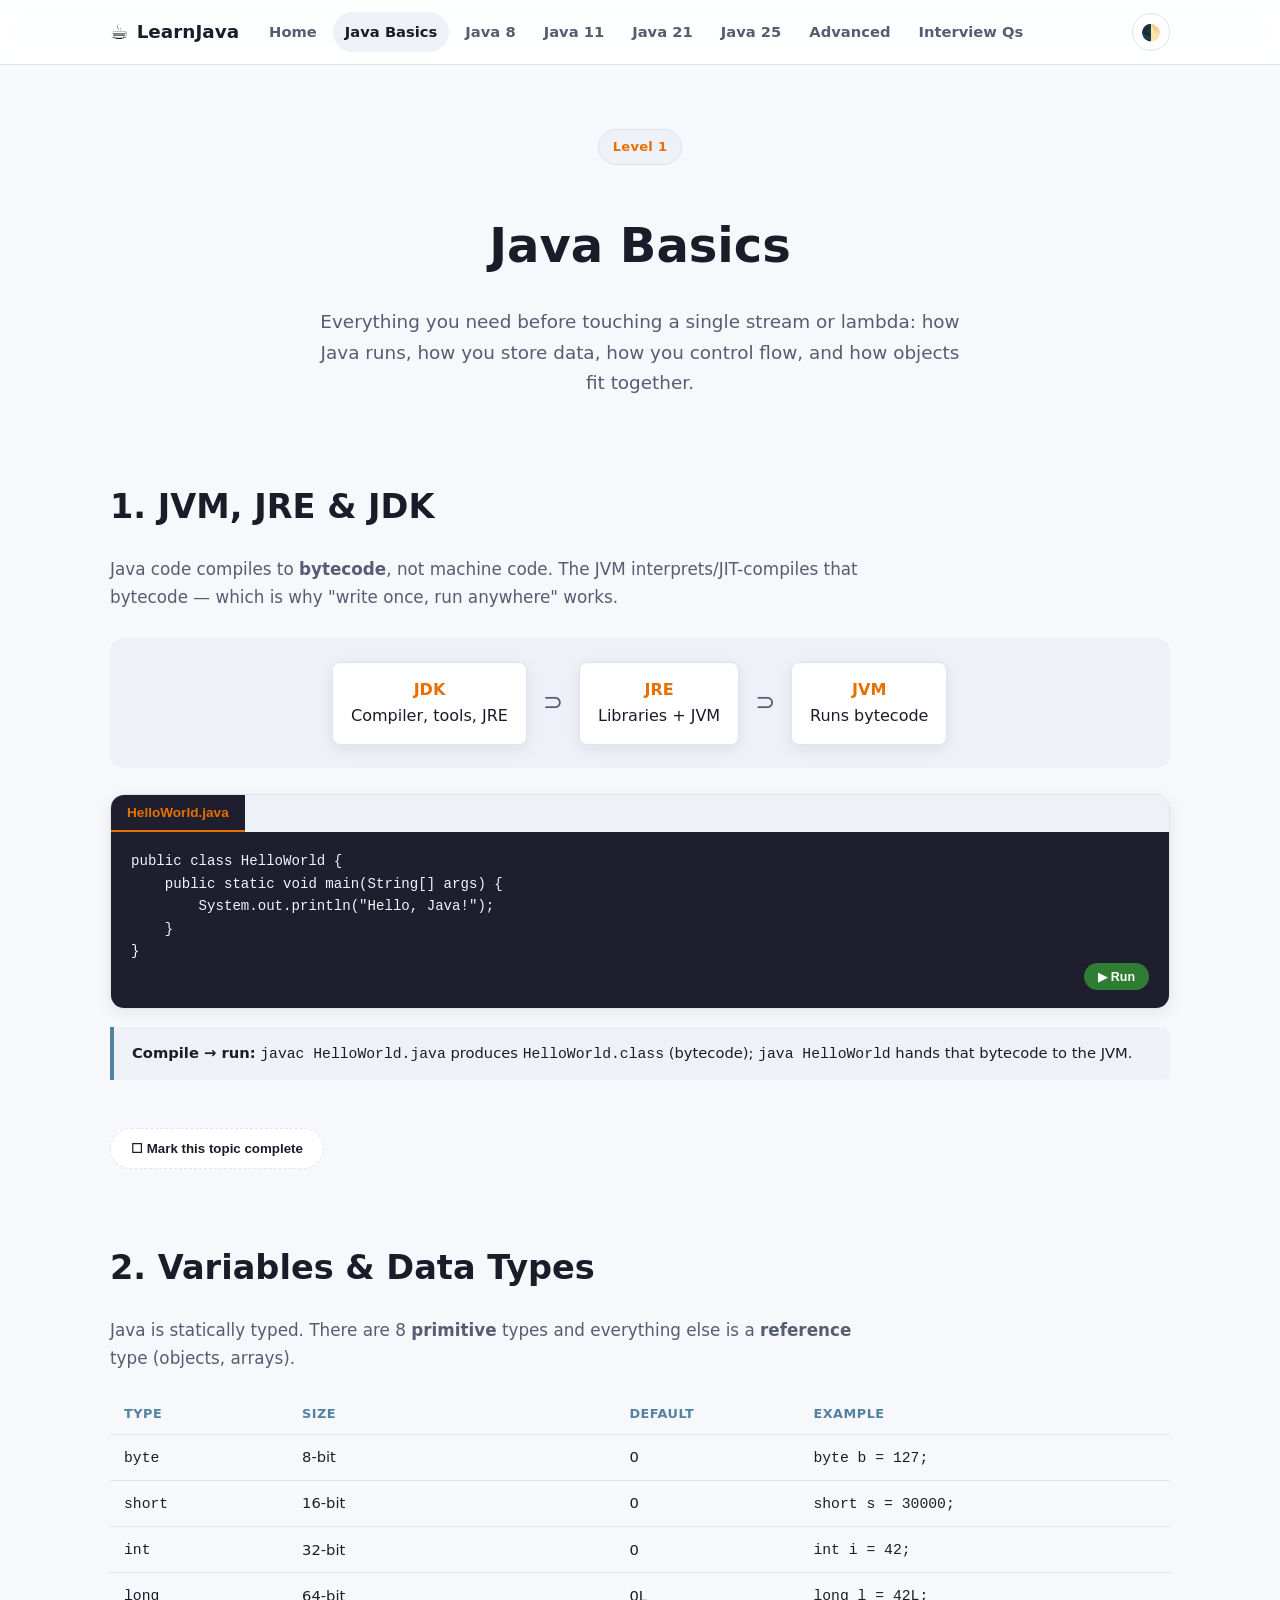
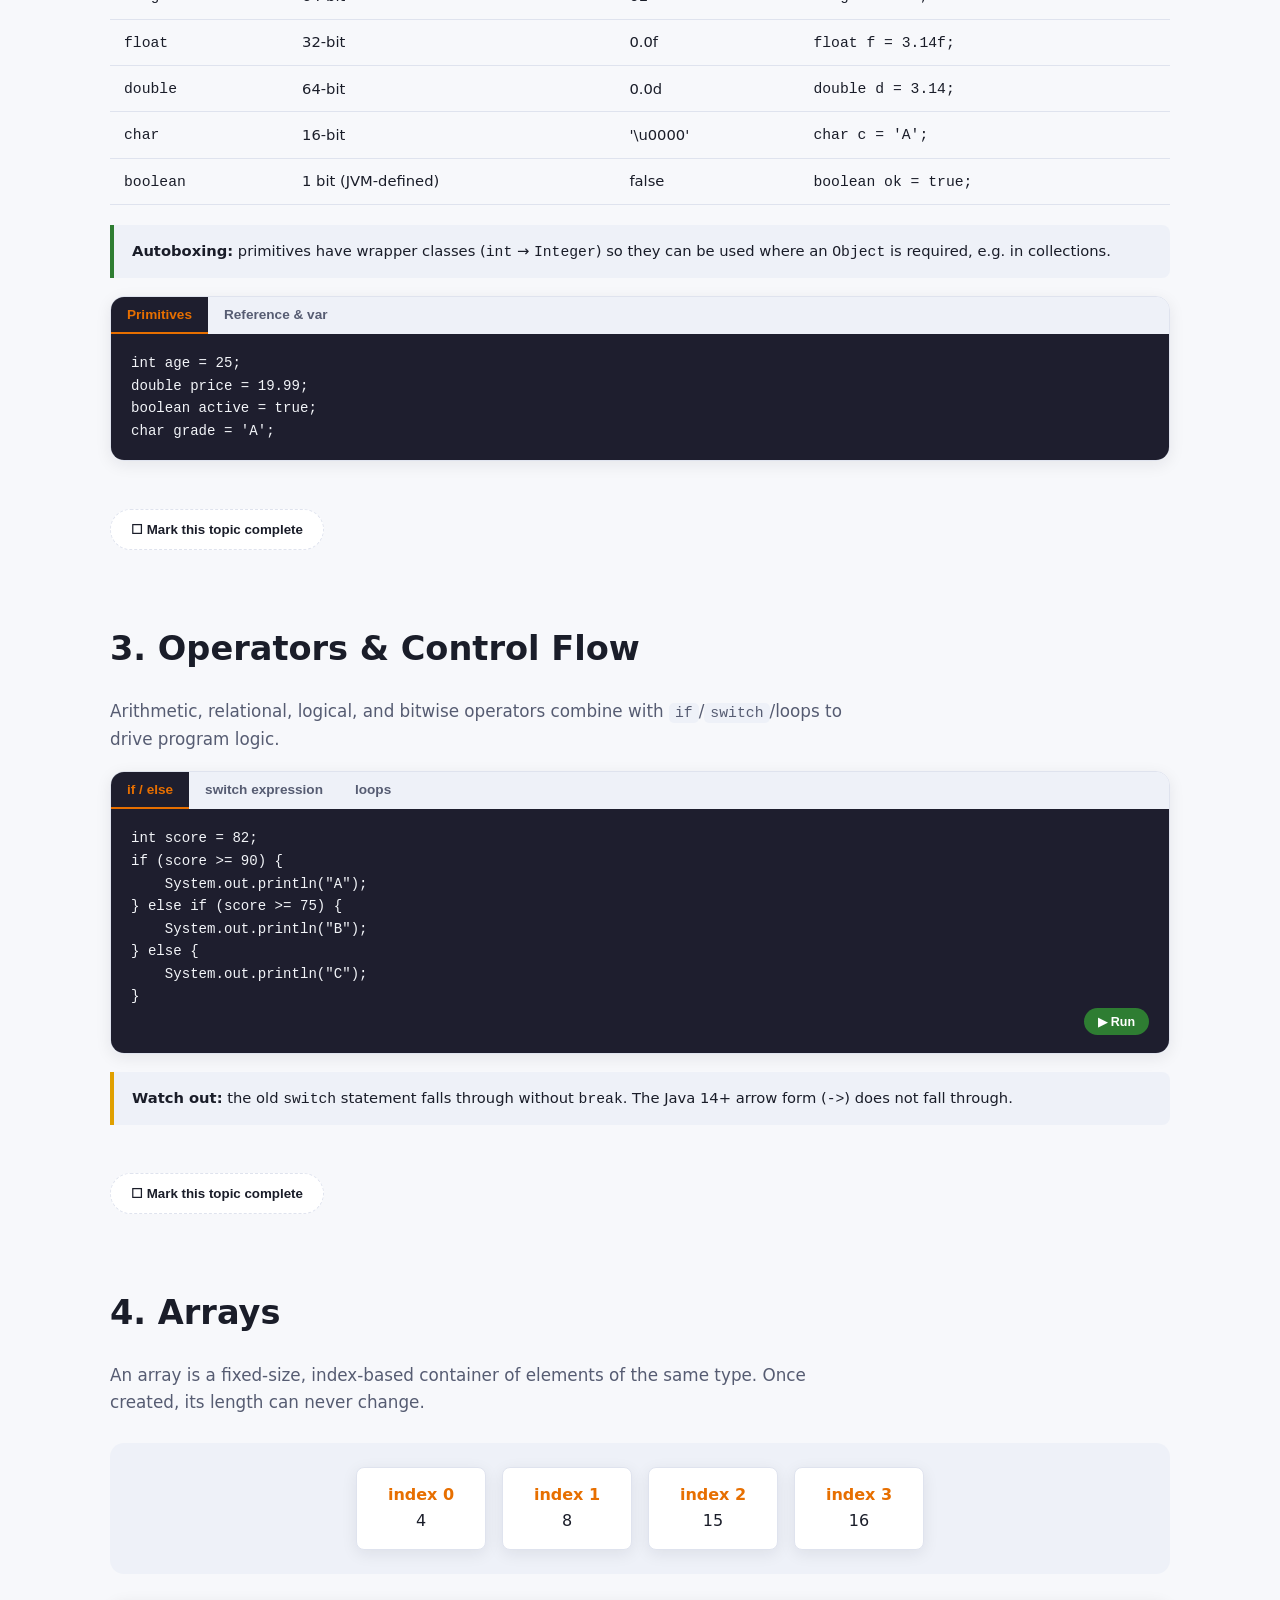
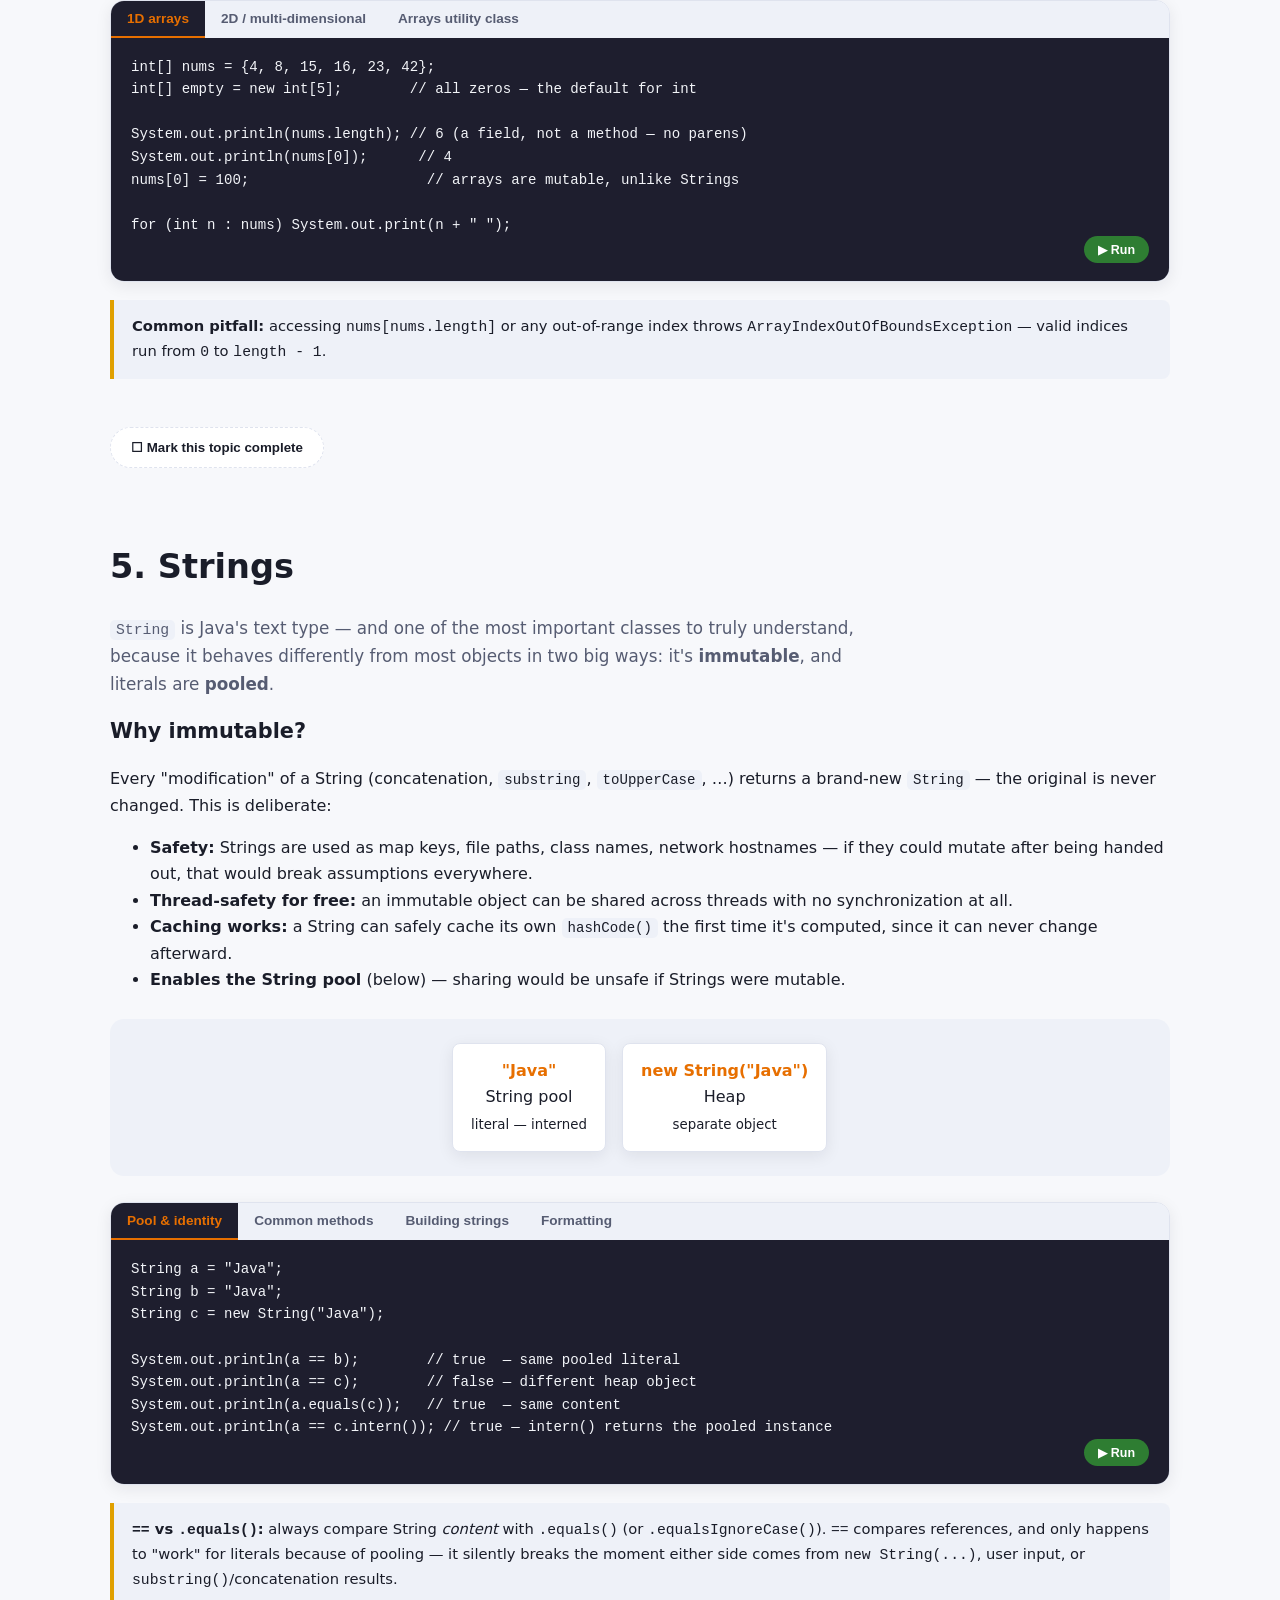
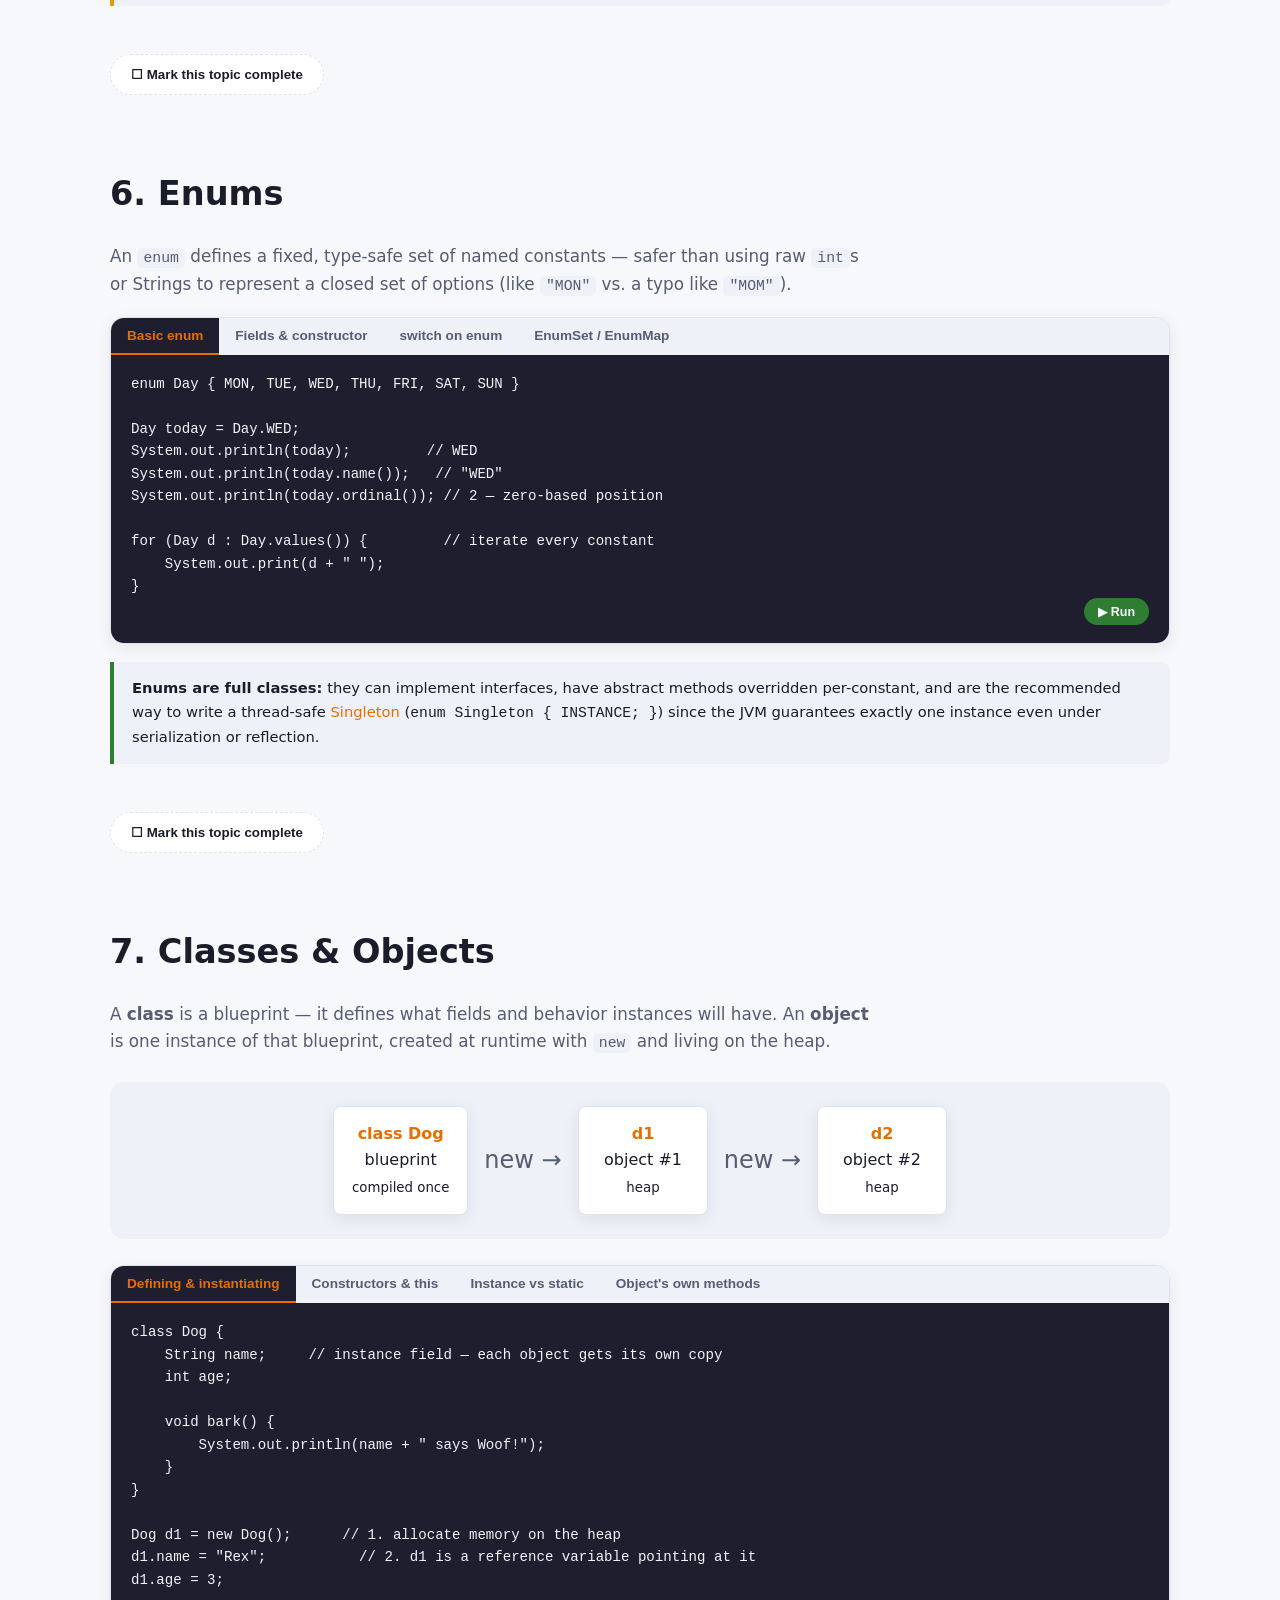
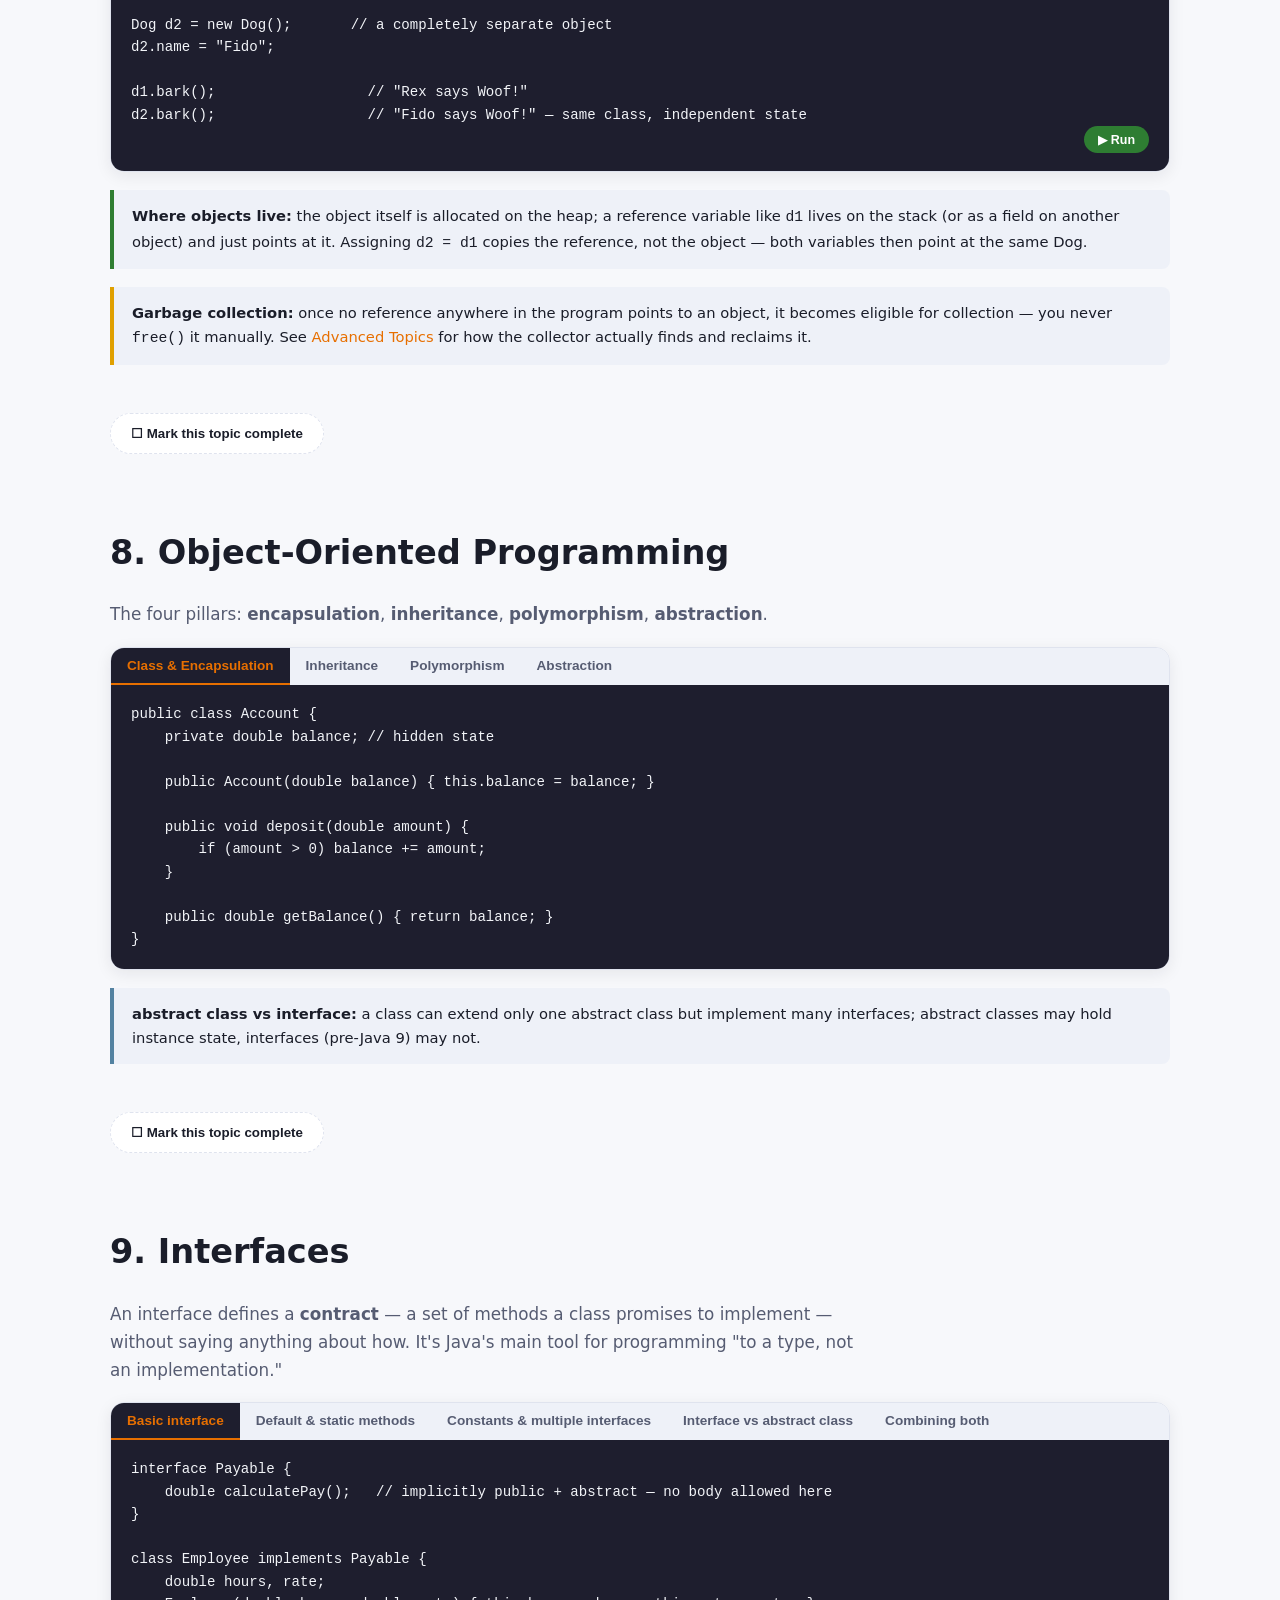
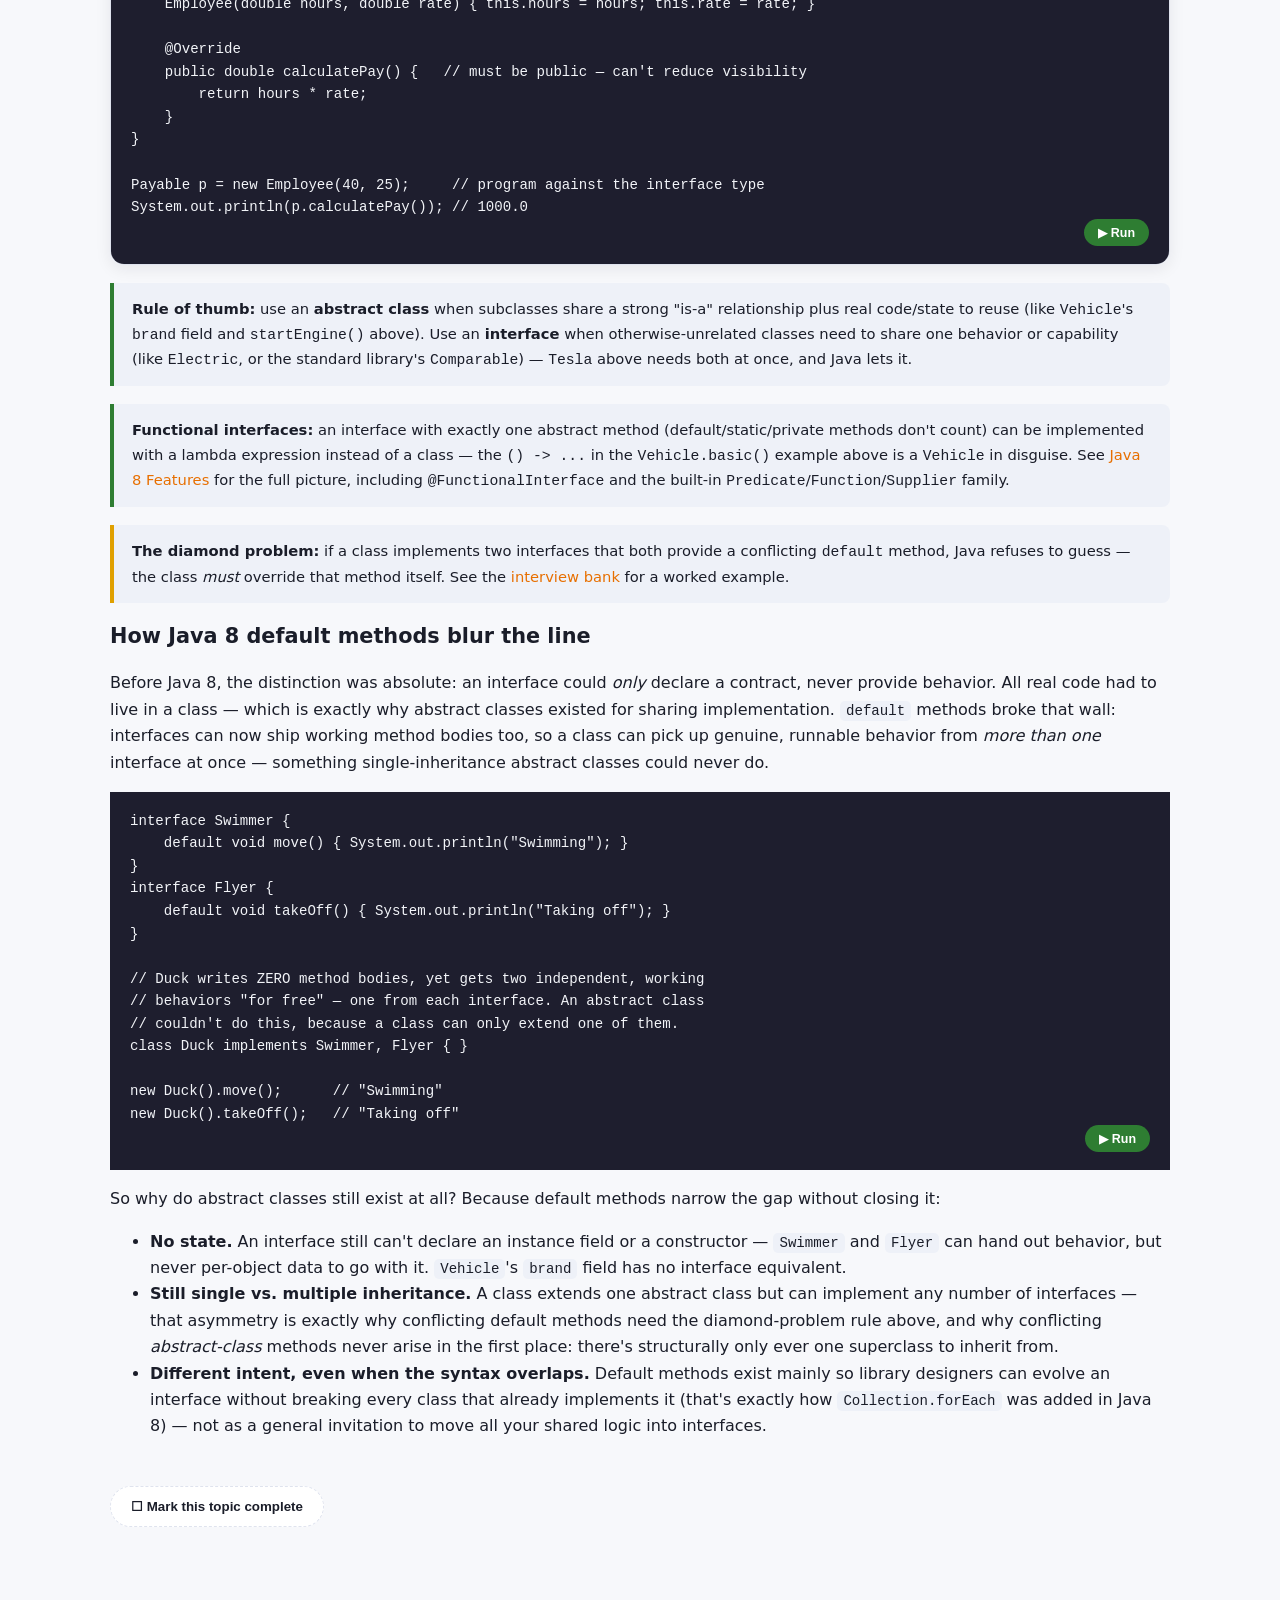
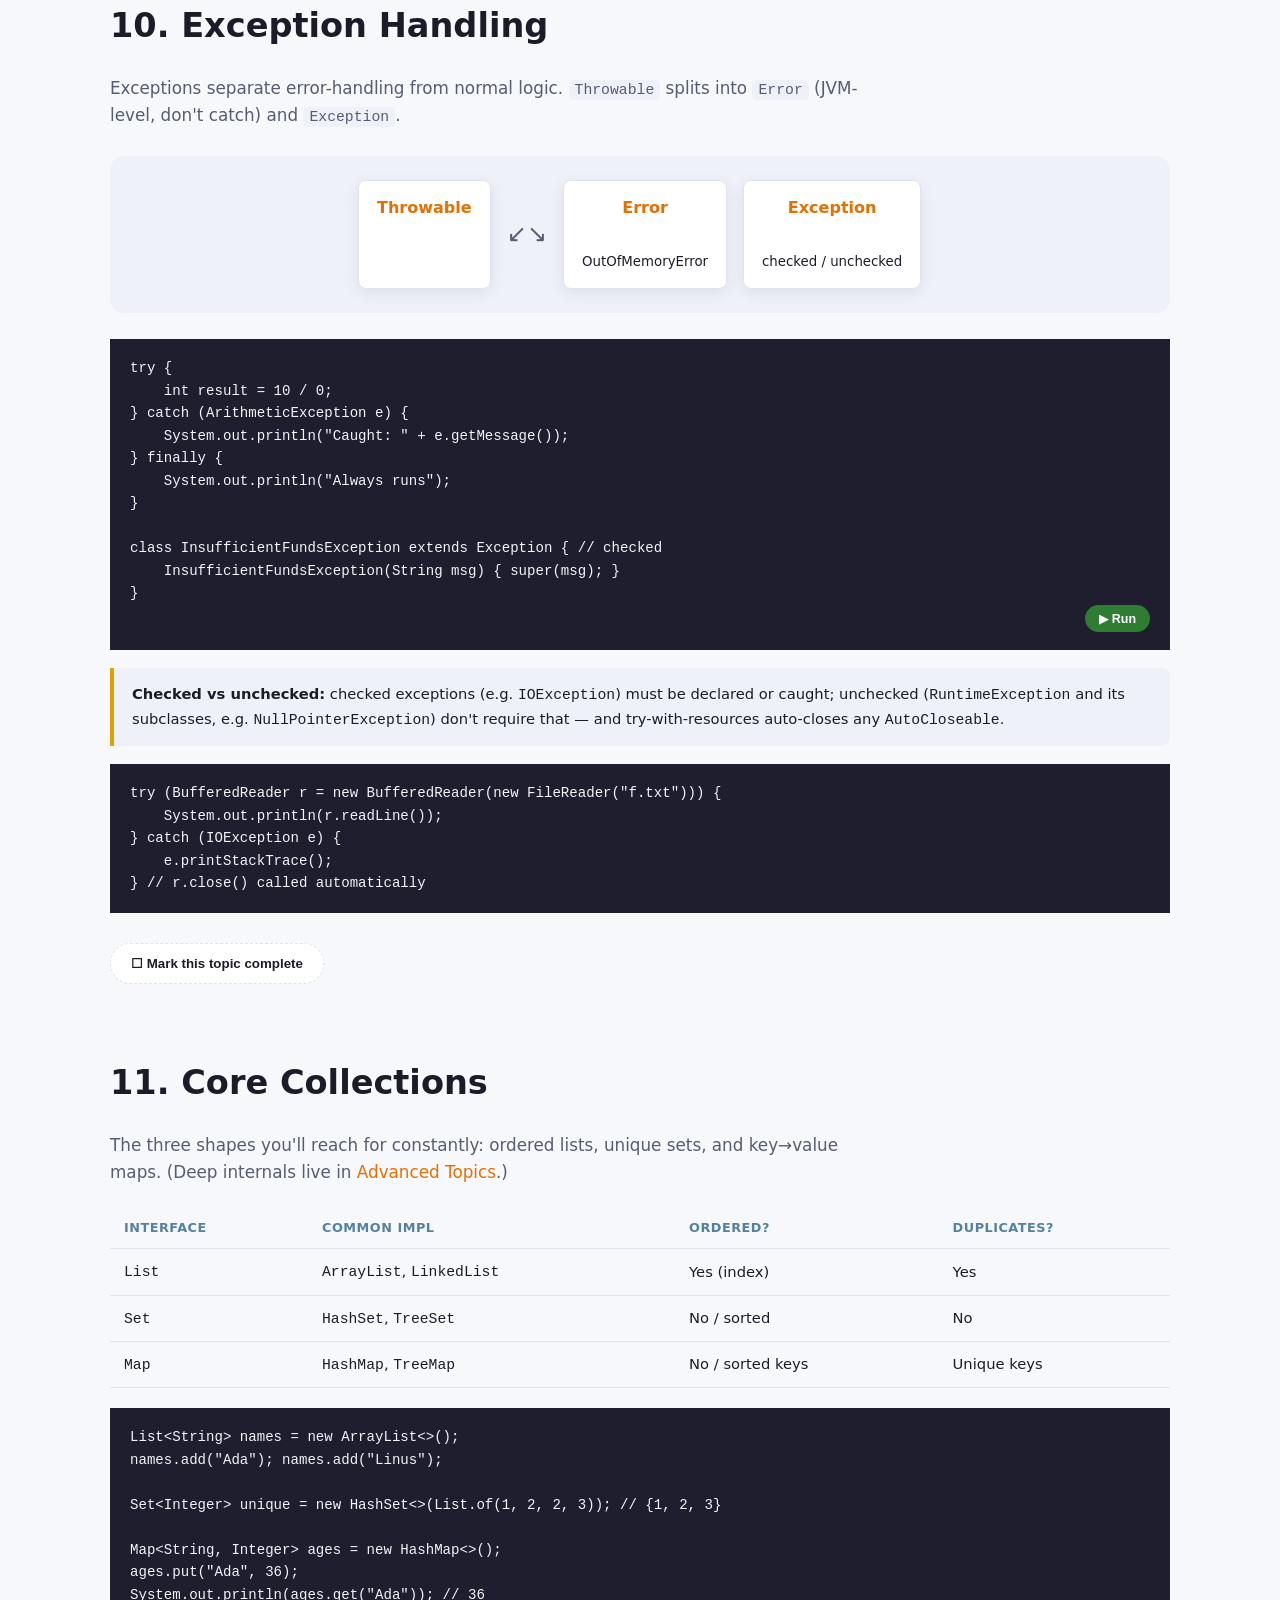
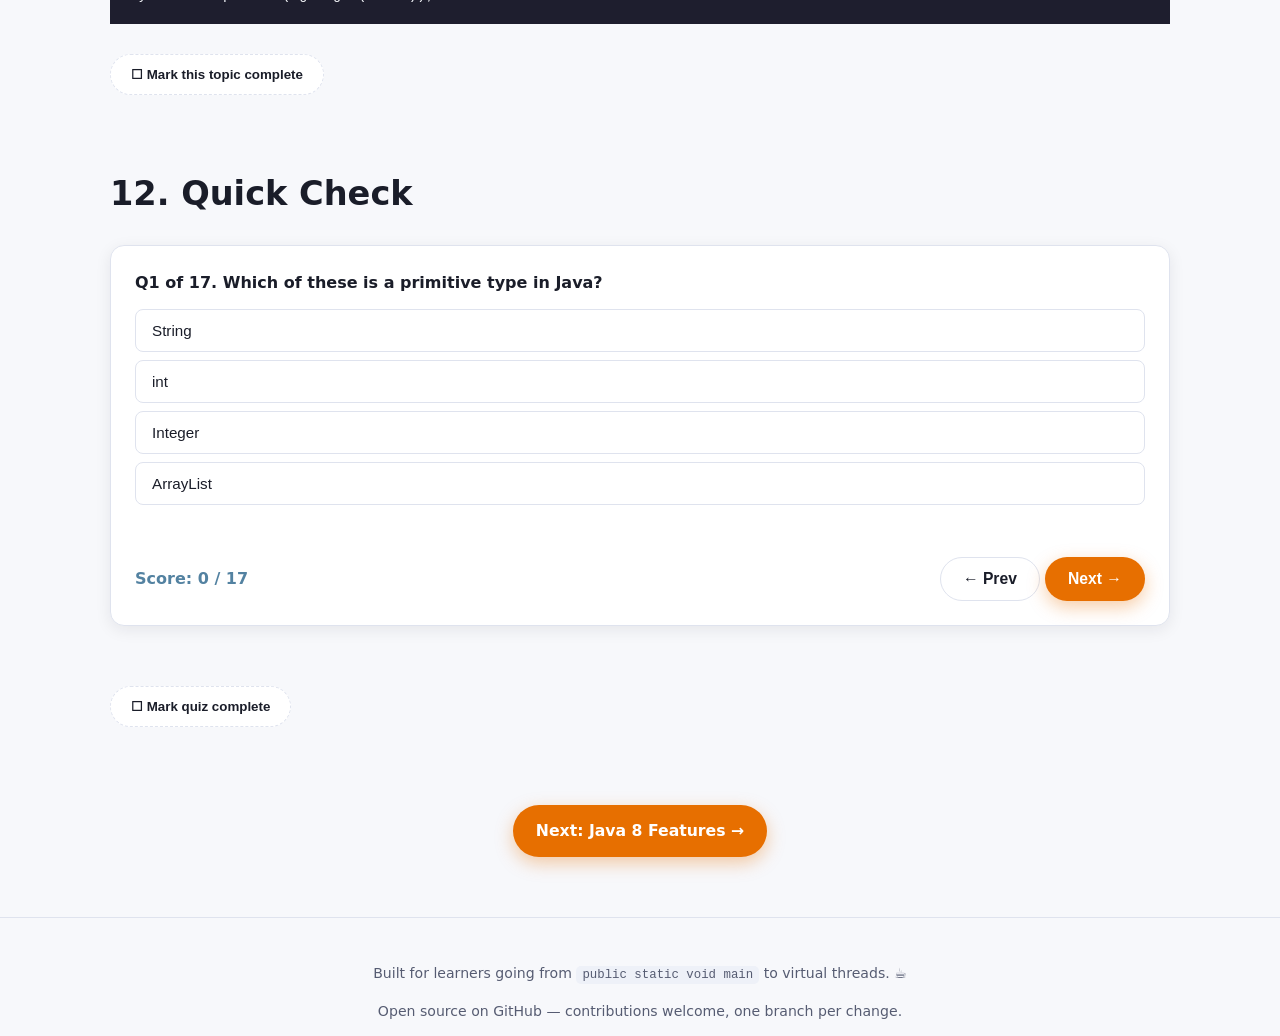
<file: basics.html>
<!DOCTYPE html>
<html lang="en">
<head>
<meta charset="UTF-8">
<meta name="viewport" content="width=device-width, initial-scale=1.0">
<title>Java Basics — LearnJava</title>
<meta name="description" content="Java fundamentals: JVM, variables, operators, control flow, arrays, strings, enums, OOP, exceptions and collections.">
<link rel="icon" href="data:image/svg+xml,<svg xmlns=%22http://www.w3.org/2000/svg%22 viewBox=%220 0 100 100%22><text y=%22.9em%22 font-size=%2290%22>☕</text></svg>">
<link rel="stylesheet" href="css/style.css">
</head>
<body>
<div id="site-header"></div>

<header class="hero" style="padding-bottom:10px;">
  <div class="container">
    <span class="hero-badge">Level 1</span>
    <h1>Java Basics</h1>
    <p class="lead">Everything you need before touching a single stream or lambda: how Java runs, how you store data, how you control flow, and how objects fit together.</p>
  </div>
</header>

<main class="container">

  <section class="topic reveal-up" id="jvm">
    <h2>1. JVM, JRE &amp; JDK</h2>
    <p class="section-lead">Java code compiles to <strong>bytecode</strong>, not machine code. The JVM interprets/JIT-compiles that bytecode — which is why "write once, run anywhere" works.</p>

    <div class="diagram">
      <div class="diagram-box" style="animation-delay:.05s"><strong>JDK</strong>Compiler, tools, JRE</div>
      <div class="diagram-arrow">⊃</div>
      <div class="diagram-box" style="animation-delay:.15s"><strong>JRE</strong>Libraries + JVM</div>
      <div class="diagram-arrow">⊃</div>
      <div class="diagram-box" style="animation-delay:.25s"><strong>JVM</strong>Runs bytecode</div>
    </div>

    <div class="code-tabs">
      <div class="code-tab-bar">
        <button class="code-tab-btn active">HelloWorld.java</button>
      </div>
      <div class="code-tab-panel active">
        <pre><code>public class HelloWorld {
    public static void main(String[] args) {
        System.out.println("Hello, Java!");
    }
}
<button class="run-btn" data-target="out-hello">▶ Run</button></code></pre>
        <div class="console-output" id="out-hello" data-output="Hello, Java!" style="display:none;"></div>
      </div>
    </div>

    <div class="note">
      <strong>Compile → run:</strong> <code>javac HelloWorld.java</code> produces
      <code>HelloWorld.class</code> (bytecode); <code>java HelloWorld</code> hands that
      bytecode to the JVM.
    </div>
    <button class="mark-complete" data-section="basics-1">☐ Mark this topic complete</button>
  </section>

  <section class="topic reveal-up" id="datatypes">
    <h2>2. Variables &amp; Data Types</h2>
    <p class="section-lead">Java is statically typed. There are 8 <strong>primitive</strong> types and everything else is a <strong>reference</strong> type (objects, arrays).</p>

    <table>
      <thead><tr><th>Type</th><th>Size</th><th>Default</th><th>Example</th></tr></thead>
      <tbody>
        <tr><td><code>byte</code></td><td>8-bit</td><td>0</td><td><code>byte b = 127;</code></td></tr>
        <tr><td><code>short</code></td><td>16-bit</td><td>0</td><td><code>short s = 30000;</code></td></tr>
        <tr><td><code>int</code></td><td>32-bit</td><td>0</td><td><code>int i = 42;</code></td></tr>
        <tr><td><code>long</code></td><td>64-bit</td><td>0L</td><td><code>long l = 42L;</code></td></tr>
        <tr><td><code>float</code></td><td>32-bit</td><td>0.0f</td><td><code>float f = 3.14f;</code></td></tr>
        <tr><td><code>double</code></td><td>64-bit</td><td>0.0d</td><td><code>double d = 3.14;</code></td></tr>
        <tr><td><code>char</code></td><td>16-bit</td><td>'&#92;u0000'</td><td><code>char c = 'A';</code></td></tr>
        <tr><td><code>boolean</code></td><td>1 bit (JVM-defined)</td><td>false</td><td><code>boolean ok = true;</code></td></tr>
      </tbody>
    </table>

    <div class="note tip"><strong>Autoboxing:</strong> primitives have wrapper classes (<code>int</code> → <code>Integer</code>) so they can be used where an <code>Object</code> is required, e.g. in collections.</div>

    <div class="code-tabs">
      <div class="code-tab-bar">
        <button class="code-tab-btn active">Primitives</button>
        <button class="code-tab-btn">Reference &amp; var</button>
      </div>
      <div class="code-tab-panel active"><pre><code>int age = 25;
double price = 19.99;
boolean active = true;
char grade = 'A';</code></pre></div>
      <div class="code-tab-panel"><pre><code>String name = "Duke";       // reference type
int[] scores = {90, 85, 77}; // array = reference type
var count = 10;               // Java 10+: type inferred as int</code></pre></div>
    </div>
    <button class="mark-complete" data-section="basics-2">☐ Mark this topic complete</button>
  </section>

  <section class="topic reveal-up" id="operators">
    <h2>3. Operators &amp; Control Flow</h2>
    <p class="section-lead">Arithmetic, relational, logical, and bitwise operators combine with <code>if</code>/<code>switch</code>/loops to drive program logic.</p>

    <div class="code-tabs">
      <div class="code-tab-bar">
        <button class="code-tab-btn active">if / else</button>
        <button class="code-tab-btn">switch expression</button>
        <button class="code-tab-btn">loops</button>
      </div>
      <div class="code-tab-panel active"><pre><code>int score = 82;
if (score >= 90) {
    System.out.println("A");
} else if (score >= 75) {
    System.out.println("B");
} else {
    System.out.println("C");
}
<button class="run-btn" data-target="out-if">▶ Run</button></code></pre>
        <div class="console-output" id="out-if" data-output="B" style="display:none;"></div>
      </div>
      <div class="code-tab-panel"><pre><code>// Java 14+ switch expression
int day = 3;
String name = switch (day) {
    case 1, 7 -> "Weekend";
    case 2, 3, 4, 5, 6 -> "Weekday";
    default -> "Unknown";
};
System.out.println(name);
<button class="run-btn" data-target="out-switch">▶ Run</button></code></pre>
        <div class="console-output" id="out-switch" data-output="Weekday" style="display:none;"></div>
      </div>
      <div class="code-tab-panel"><pre><code>for (int i = 0; i < 3; i++) System.out.print(i);
int i = 0;
while (i < 3) { System.out.print(i); i++; }
for (int n : new int[]{1,2,3}) System.out.print(n);</code></pre></div>
    </div>
    <div class="note warn"><strong>Watch out:</strong> the old <code>switch</code> statement falls through without <code>break</code>. The Java 14+ arrow form (<code>-></code>) does not fall through.</div>
    <button class="mark-complete" data-section="basics-3">☐ Mark this topic complete</button>
  </section>

  <section class="topic reveal-up" id="arrays">
    <h2>4. Arrays</h2>
    <p class="section-lead">An array is a fixed-size, index-based container of elements of the same type. Once created, its length can never change.</p>

    <div class="diagram">
      <div class="diagram-box"><strong>index 0</strong>4</div>
      <div class="diagram-box"><strong>index 1</strong>8</div>
      <div class="diagram-box"><strong>index 2</strong>15</div>
      <div class="diagram-box"><strong>index 3</strong>16</div>
    </div>

    <div class="code-tabs">
      <div class="code-tab-bar">
        <button class="code-tab-btn active">1D arrays</button>
        <button class="code-tab-btn">2D / multi-dimensional</button>
        <button class="code-tab-btn">Arrays utility class</button>
      </div>
      <div class="code-tab-panel active"><pre><code>int[] nums = {4, 8, 15, 16, 23, 42};
int[] empty = new int[5];        // all zeros — the default for int

System.out.println(nums.length); // 6 (a field, not a method — no parens)
System.out.println(nums[0]);      // 4
nums[0] = 100;                     // arrays are mutable, unlike Strings

for (int n : nums) System.out.print(n + " ");
<button class="run-btn" data-target="out-array">▶ Run</button></code></pre>
        <div class="console-output" id="out-array" data-output="6
4
100 8 15 16 23 42 " style="display:none;"></div>
      </div>
      <div class="code-tab-panel"><pre><code>int[][] grid = {
    {1, 2, 3},
    {4, 5, 6}
};
System.out.println(grid[1][2]); // 6 — row 1, column 2
System.out.println(grid.length);    // 2 rows
System.out.println(grid[0].length); // 3 columns</code></pre></div>
      <div class="code-tab-panel"><pre><code>import java.util.Arrays;

int[] a = {5, 3, 1, 4, 2};
Arrays.sort(a);                         // [1, 2, 3, 4, 5] — sorts in place
System.out.println(Arrays.toString(a));  // "[1, 2, 3, 4, 5]"
int[] copy = Arrays.copyOf(a, 3);         // [1, 2, 3]
boolean has = Arrays.asList(1, 2, 3).contains(2); // true</code></pre></div>
    </div>
    <div class="note warn"><strong>Common pitfall:</strong> accessing <code>nums[nums.length]</code> or any out-of-range index throws <code>ArrayIndexOutOfBoundsException</code> — valid indices run from <code>0</code> to <code>length - 1</code>.</div>
    <button class="mark-complete" data-section="basics-4">☐ Mark this topic complete</button>
  </section>

  <section class="topic reveal-up" id="strings">
    <h2>5. Strings</h2>
    <p class="section-lead"><code>String</code> is Java's text type — and one of the most important classes to truly understand, because it behaves differently from most objects in two big ways: it's <strong>immutable</strong>, and literals are <strong>pooled</strong>.</p>

    <h3>Why immutable?</h3>
    <p>Every "modification" of a String (concatenation, <code>substring</code>, <code>toUpperCase</code>, …) returns a brand-new <code>String</code> — the original is never changed. This is deliberate:</p>
    <ul>
      <li><strong>Safety:</strong> Strings are used as map keys, file paths, class names, network hostnames — if they could mutate after being handed out, that would break assumptions everywhere.</li>
      <li><strong>Thread-safety for free:</strong> an immutable object can be shared across threads with no synchronization at all.</li>
      <li><strong>Caching works:</strong> a String can safely cache its own <code>hashCode()</code> the first time it's computed, since it can never change afterward.</li>
      <li><strong>Enables the String pool</strong> (below) — sharing would be unsafe if Strings were mutable.</li>
    </ul>

    <div class="diagram">
      <div class="diagram-box"><strong>"Java"</strong>String pool<br><small>literal — interned</small></div>
      <div class="diagram-box"><strong>new String("Java")</strong>Heap<br><small>separate object</small></div>
    </div>

    <div class="code-tabs">
      <div class="code-tab-bar">
        <button class="code-tab-btn active">Pool &amp; identity</button>
        <button class="code-tab-btn">Common methods</button>
        <button class="code-tab-btn">Building strings</button>
        <button class="code-tab-btn">Formatting</button>
      </div>
      <div class="code-tab-panel active"><pre><code>String a = "Java";
String b = "Java";
String c = new String("Java");

System.out.println(a == b);        // true  — same pooled literal
System.out.println(a == c);        // false — different heap object
System.out.println(a.equals(c));   // true  — same content
System.out.println(a == c.intern()); // true — intern() returns the pooled instance
<button class="run-btn" data-target="out-pool">▶ Run</button></code></pre>
        <div class="console-output" id="out-pool" data-output="true
false
true
true" style="display:none;"></div>
      </div>
      <div class="code-tab-panel"><pre><code>String s = "  Hello, World!  ";

s.length();               // 17
s.trim();                  // "Hello, World!" (ASCII whitespace only)
s.strip();                 // "Hello, World!" (Unicode-aware, Java 11+)
s.toUpperCase();           // "  HELLO, WORLD!  "
s.substring(2, 7);         // "Hello"
s.indexOf("World");        // 9
s.replace("Hello", "Hi");  // "  Hi, World!  "
s.contains("World");        // true
s.split(",\\s*");           // ["  Hello", "World!  "]
s.charAt(2);                 // 'H'
"abc".compareTo("abd");      // negative — lexicographic comparison
"ABC".equalsIgnoreCase("abc"); // true</code></pre></div>
      <div class="code-tab-panel"><pre><code>// String concatenation with + creates new objects each time —
// fine for a few, wasteful in a loop.
String result = "";
for (int i = 0; i < 5; i++) {
    result += i;              // rebuilds a new String every iteration
}

// StringBuilder mutates an internal buffer instead — much faster in loops.
StringBuilder sb = new StringBuilder();
for (int i = 0; i < 5; i++) {
    sb.append(i);
}
System.out.println(sb.toString()); // "01234"

// StringBuffer has the identical API but is synchronized (thread-safe, slower) —
// prefer StringBuilder unless multiple threads truly share the same buffer.</code></pre></div>
      <div class="code-tab-panel"><pre><code>String msg = String.format("%s is %d years old", "Duke", 30);
System.out.println(msg); // "Duke is 30 years old"

String joined = String.join(", ", "a", "b", "c"); // "a, b, c"

// Java 15+ text blocks for multi-line strings (see Java 21 page for more)
String html = """
    &lt;p&gt;Hello&lt;/p&gt;
    """;</code></pre></div>
    </div>

    <div class="note warn"><strong><code>==</code> vs <code>.equals()</code>:</strong> always compare String <em>content</em> with <code>.equals()</code> (or <code>.equalsIgnoreCase()</code>). <code>==</code> compares references, and only happens to "work" for literals because of pooling — it silently breaks the moment either side comes from <code>new String(...)</code>, user input, or <code>substring()</code>/concatenation results.</div>
    <button class="mark-complete" data-section="basics-5">☐ Mark this topic complete</button>
  </section>

  <section class="topic reveal-up" id="enums">
    <h2>6. Enums</h2>
    <p class="section-lead">An <code>enum</code> defines a fixed, type-safe set of named constants — safer than using raw <code>int</code>s or Strings to represent a closed set of options (like <code>"MON"</code> vs. a typo like <code>"MOM"</code>).</p>

    <div class="code-tabs">
      <div class="code-tab-bar">
        <button class="code-tab-btn active">Basic enum</button>
        <button class="code-tab-btn">Fields &amp; constructor</button>
        <button class="code-tab-btn">switch on enum</button>
        <button class="code-tab-btn">EnumSet / EnumMap</button>
      </div>
      <div class="code-tab-panel active"><pre><code>enum Day { MON, TUE, WED, THU, FRI, SAT, SUN }

Day today = Day.WED;
System.out.println(today);         // WED
System.out.println(today.name());   // "WED"
System.out.println(today.ordinal()); // 2 — zero-based position

for (Day d : Day.values()) {         // iterate every constant
    System.out.print(d + " ");
}
<button class="run-btn" data-target="out-enum">▶ Run</button></code></pre>
        <div class="console-output" id="out-enum" data-output="WED
WED
2
MON TUE WED THU FRI SAT SUN " style="display:none;"></div>
      </div>
      <div class="code-tab-panel"><pre><code>enum Planet {
    MERCURY(3.3e23, 2.4e6),
    EARTH(5.97e24, 6.4e6),
    JUPITER(1.9e27, 7.1e7);

    private final double mass;   // kg
    private final double radius; // meters

    Planet(double mass, double radius) {   // enum constructors are always private
        this.mass = mass;
        this.radius = radius;
    }

    double surfaceGravity() {
        double G = 6.67300E-11;
        return G * mass / (radius * radius);
    }
}

System.out.println(Planet.EARTH.surfaceGravity()); // ~9.8</code></pre></div>
      <div class="code-tab-panel"><pre><code>enum Status { PENDING, APPROVED, REJECTED }

Status status = Status.APPROVED;
String message = switch (status) {
    case PENDING  -> "Waiting for review";
    case APPROVED -> "You're good to go!";
    case REJECTED -> "Please resubmit";
};
System.out.println(message);
// No default needed — the compiler knows every enum constant is covered.</code></pre></div>
      <div class="code-tab-panel"><pre><code>import java.util.EnumSet;
import java.util.EnumMap;

EnumSet&lt;Day&gt; weekend = EnumSet.of(Day.SAT, Day.SUN);
System.out.println(weekend.contains(Day.SAT)); // true

EnumMap&lt;Day, String&gt; schedule = new EnumMap&lt;&gt;(Day.class);
schedule.put(Day.MON, "Standup");
// Both are backed by arrays internally — much faster and more
// memory-efficient than a HashSet/HashMap of enum keys.</code></pre></div>
    </div>

    <div class="note tip"><strong>Enums are full classes:</strong> they can implement interfaces, have abstract methods overridden per-constant, and are the recommended way to write a thread-safe <a href="advanced.html#design-patterns">Singleton</a> (<code>enum Singleton { INSTANCE; }</code>) since the JVM guarantees exactly one instance even under serialization or reflection.</div>
    <button class="mark-complete" data-section="basics-6">☐ Mark this topic complete</button>
  </section>

  <section class="topic reveal-up" id="classes-objects">
    <h2>7. Classes &amp; Objects</h2>
    <p class="section-lead">A <strong>class</strong> is a blueprint — it defines what fields and behavior instances will have. An <strong>object</strong> is one instance of that blueprint, created at runtime with <code>new</code> and living on the heap.</p>

    <div class="diagram">
      <div class="diagram-box"><strong>class Dog</strong>blueprint<br><small>compiled once</small></div>
      <div class="diagram-arrow">new →</div>
      <div class="diagram-box"><strong>d1</strong>object #1<br><small>heap</small></div>
      <div class="diagram-arrow">new →</div>
      <div class="diagram-box"><strong>d2</strong>object #2<br><small>heap</small></div>
    </div>

    <div class="code-tabs">
      <div class="code-tab-bar">
        <button class="code-tab-btn active">Defining &amp; instantiating</button>
        <button class="code-tab-btn">Constructors &amp; this</button>
        <button class="code-tab-btn">Instance vs static</button>
        <button class="code-tab-btn">Object's own methods</button>
      </div>
      <div class="code-tab-panel active"><pre><code>class Dog {
    String name;     // instance field — each object gets its own copy
    int age;

    void bark() {
        System.out.println(name + " says Woof!");
    }
}

Dog d1 = new Dog();      // 1. allocate memory on the heap
d1.name = "Rex";           // 2. d1 is a reference variable pointing at it
d1.age = 3;

Dog d2 = new Dog();       // a completely separate object
d2.name = "Fido";

d1.bark();                  // "Rex says Woof!"
d2.bark();                  // "Fido says Woof!" — same class, independent state
<button class="run-btn" data-target="out-object">▶ Run</button></code></pre>
        <div class="console-output" id="out-object" data-output="Rex says Woof!
Fido says Woof!" style="display:none;"></div>
      </div>
      <div class="code-tab-panel"><pre><code>class Dog {
    String name;
    int age;

    Dog() {                      // no-arg constructor
        this("Unnamed", 0);        // this(...) delegates to another constructor
    }

    Dog(String name, int age) {   // parameterized constructor
        this.name = name;          // `this.name` = field, `name` = parameter
        this.age = age;
    }
}

Dog d1 = new Dog();               // uses the no-arg constructor -> "Unnamed", 0
Dog d2 = new Dog("Rex", 3);        // uses the parameterized one

// If you don't write ANY constructor, Java silently supplies a no-arg
// default constructor. The moment you write one yourself, that free
// default constructor disappears — you'd need to add one back explicitly.</code></pre></div>
      <div class="code-tab-panel"><pre><code>class Counter {
    static int totalCreated = 0;   // ONE copy, shared by every instance
    int id;                          // a separate copy per instance

    Counter() {
        totalCreated++;               // shared static field
        id = totalCreated;
    }

    static void printTotal() {         // static methods can't use `this`
        System.out.println("Created: " + totalCreated);
    }
}

new Counter(); new Counter(); new Counter();
Counter.printTotal();     // "Created: 3" — call static members on the class itself
<button class="run-btn" data-target="out-static">▶ Run</button></code></pre>
        <div class="console-output" id="out-static" data-output="Created: 3" style="display:none;"></div>
      </div>
      <div class="code-tab-panel"><pre><code>class Point {
    int x, y;
    Point(int x, int y) { this.x = x; this.y = y; }

    @Override
    public String toString() { return "(" + x + ", " + y + ")"; }

    @Override
    public boolean equals(Object o) {
        if (!(o instanceof Point p)) return false;   // Java 16+ pattern instanceof
        return x == p.x && y == p.y;
    }

    @Override
    public int hashCode() { return Objects.hash(x, y); }
}

// Every class implicitly extends Object, which is where toString(),
// equals(), and hashCode() come from — the defaults print/compare by
// identity (memory address), which is rarely what you actually want.</code></pre></div>
    </div>

    <div class="note tip"><strong>Where objects live:</strong> the object itself is allocated on the heap; a reference variable like <code>d1</code> lives on the stack (or as a field on another object) and just points at it. Assigning <code>d2 = d1</code> copies the reference, not the object — both variables then point at the same Dog.</div>
    <div class="note warn"><strong>Garbage collection:</strong> once no reference anywhere in the program points to an object, it becomes eligible for collection — you never <code>free()</code> it manually. See <a href="advanced.html#gc">Advanced Topics</a> for how the collector actually finds and reclaims it.</div>
    <button class="mark-complete" data-section="basics-7">☐ Mark this topic complete</button>
  </section>

  <section class="topic reveal-up" id="oop">
    <h2>8. Object-Oriented Programming</h2>
    <p class="section-lead">The four pillars: <strong>encapsulation</strong>, <strong>inheritance</strong>, <strong>polymorphism</strong>, <strong>abstraction</strong>.</p>

    <div class="code-tabs">
      <div class="code-tab-bar">
        <button class="code-tab-btn active">Class &amp; Encapsulation</button>
        <button class="code-tab-btn">Inheritance</button>
        <button class="code-tab-btn">Polymorphism</button>
        <button class="code-tab-btn">Abstraction</button>
      </div>
      <div class="code-tab-panel active"><pre><code>public class Account {
    private double balance; // hidden state

    public Account(double balance) { this.balance = balance; }

    public void deposit(double amount) {
        if (amount > 0) balance += amount;
    }

    public double getBalance() { return balance; }
}</code></pre></div>
      <div class="code-tab-panel"><pre><code>class Animal {
    void speak() { System.out.println("..."); }
}

class Dog extends Animal {          // Dog IS-A Animal
    @Override
    void speak() { System.out.println("Woof!"); }
}</code></pre></div>
      <div class="code-tab-panel"><pre><code>Animal a = new Dog();
a.speak(); // "Woof!" — runtime (dynamic) polymorphism

// compile-time polymorphism: overloading
int add(int a, int b) { return a + b; }
double add(double a, double b) { return a + b; }
<button class="run-btn" data-target="out-poly">▶ Run</button></code></pre>
        <div class="console-output" id="out-poly" data-output="Woof!" style="display:none;"></div>
      </div>
      <div class="code-tab-panel"><pre><code>abstract class Shape {
    abstract double area();          // no body — subclass must implement
    void describe() { System.out.println("Area: " + area()); }
}

interface Drawable {                  // pure abstraction (Java 8+: can have default methods)
    void draw();
    default void highlight() { System.out.println("✨"); }
}

class Circle extends Shape implements Drawable {
    double radius;
    Circle(double r) { radius = r; }
    double area() { return Math.PI * radius * radius; }
    public void draw() { System.out.println("○"); }
}</code></pre></div>
    </div>

    <div class="note"><strong>abstract class vs interface:</strong> a class can extend only one abstract class but implement many interfaces; abstract classes may hold instance state, interfaces (pre-Java 9) may not.</div>
    <button class="mark-complete" data-section="basics-8">☐ Mark this topic complete</button>
  </section>

  <section class="topic reveal-up" id="interfaces">
    <h2>9. Interfaces</h2>
    <p class="section-lead">An interface defines a <strong>contract</strong> — a set of methods a class promises to implement — without saying anything about how. It's Java's main tool for programming "to a type, not an implementation."</p>

    <div class="code-tabs">
      <div class="code-tab-bar">
        <button class="code-tab-btn active">Basic interface</button>
        <button class="code-tab-btn">Default &amp; static methods</button>
        <button class="code-tab-btn">Constants &amp; multiple interfaces</button>
        <button class="code-tab-btn">Interface vs abstract class</button>
        <button class="code-tab-btn">Combining both</button>
      </div>
      <div class="code-tab-panel active"><pre><code>interface Payable {
    double calculatePay();   // implicitly public + abstract — no body allowed here
}

class Employee implements Payable {
    double hours, rate;
    Employee(double hours, double rate) { this.hours = hours; this.rate = rate; }

    @Override
    public double calculatePay() {   // must be public — can't reduce visibility
        return hours * rate;
    }
}

Payable p = new Employee(40, 25);     // program against the interface type
System.out.println(p.calculatePay()); // 1000.0
<button class="run-btn" data-target="out-interface">▶ Run</button></code></pre>
        <div class="console-output" id="out-interface" data-output="1000.0" style="display:none;"></div>
      </div>
      <div class="code-tab-panel"><pre><code>interface Vehicle {
    void drive();                          // abstract — every implementor must define this

    default void honk() {                   // Java 8+: has a body, implementors get it free
        System.out.println("Beep!");
    }

    static Vehicle basic() {                 // called on the interface itself: Vehicle.basic()
        return () -> System.out.println("Driving a basic vehicle");
    }

    private void log(String msg) {            // Java 9+: private helper method,
        System.out.println("[LOG] " + msg);    // only callable from other methods in this interface
    }
}

class Car implements Vehicle {
    public void drive() { System.out.println("Vroom!"); }
    // honk() is inherited for free — no need to implement it
}</code></pre></div>
      <div class="code-tab-panel"><pre><code>interface Limits {
    int MAX_USERS = 100;   // implicitly public static final — a compile-time constant
}

interface Flyable { void fly(); }
interface Swimmable { void swim(); }

class Duck implements Flyable, Swimmable {   // a class can implement many interfaces
    public void fly() { System.out.println("Flap flap"); }
    public void swim() { System.out.println("Paddle paddle"); }
}

System.out.println(Limits.MAX_USERS); // 100 — referenced via the interface name</code></pre></div>
      <div class="code-tab-panel"><table>
        <thead><tr><th></th><th>interface</th><th>abstract class</th></tr></thead>
        <tbody>
          <tr><td>Inheritance</td><td>can implement many interfaces</td><td>can extend only one class</td></tr>
          <tr><td>State</td><td>no instance fields (only <code>public static final</code> constants)</td><td>can have instance variables and constructors</td></tr>
          <tr><td>Method bodies</td><td>abstract / default / static / private</td><td>abstract and concrete methods both</td></tr>
          <tr><td>Performance</td><td>historically a touch slower (an extra interface-method-table lookup)</td><td>historically a touch faster (direct dispatch)</td></tr>
          <tr><td>Best for</td><td>a capability shared by unrelated classes</td><td>shared state/logic among closely related classes</td></tr>
        </tbody>
      </table>
      <div class="note" style="margin-top:14px;">The "performance" row is the classic textbook answer, and it was measurably true on older JVMs. On modern JIT-compiled JVMs the gap is usually too small to matter — profile before treating it as a real-world deciding factor. The structural differences above it are the ones that should actually drive your choice.</div></div>
      <div class="code-tab-panel"><pre><code>// An abstract class for shared state/behavior among closely related types...
abstract class Vehicle {
    String brand;

    Vehicle(String brand) {
        this.brand = brand;
    }

    public void startEngine() {                 // concrete — shared by every subclass
        System.out.println(brand + " engine started.");
    }

    abstract void drive();                        // abstract — each subclass defines its own
}

// ...and an interface for a capability that cuts across unrelated hierarchies.
interface Electric {
    void chargeBattery();
}

// A class can combine both: extend one abstract class AND implement interfaces.
class Tesla extends Vehicle implements Electric {
    Tesla(String brand) { super(brand); }

    @Override
    void drive() { System.out.println(brand + " is driving silently."); }

    @Override
    public void chargeBattery() { System.out.println(brand + " is charging."); }
}</code></pre></div>
    </div>

    <div class="note tip">
      <strong>Rule of thumb:</strong> use an <strong>abstract class</strong> when subclasses share a strong "is-a" relationship plus real code/state to reuse (like <code>Vehicle</code>'s <code>brand</code> field and <code>startEngine()</code> above). Use an <strong>interface</strong> when otherwise-unrelated classes need to share one behavior or capability (like <code>Electric</code>, or the standard library's <code>Comparable</code>) — <code>Tesla</code> above needs both at once, and Java lets it.
    </div>
    <div class="note tip"><strong>Functional interfaces:</strong> an interface with exactly one abstract method (default/static/private methods don't count) can be implemented with a lambda expression instead of a class — the <code>() -> ...</code> in the <code>Vehicle.basic()</code> example above is a <code>Vehicle</code> in disguise. See <a href="java8.html#lambdas">Java 8 Features</a> for the full picture, including <code>@FunctionalInterface</code> and the built-in <code>Predicate</code>/<code>Function</code>/<code>Supplier</code> family.</div>
    <div class="note warn"><strong>The diamond problem:</strong> if a class implements two interfaces that both provide a conflicting <code>default</code> method, Java refuses to guess — the class <em>must</em> override that method itself. See the <a href="interview.html">interview bank</a> for a worked example.</div>

    <h3>How Java 8 default methods blur the line</h3>
    <p>Before Java 8, the distinction was absolute: an interface could <em>only</em> declare a contract, never provide behavior. All real code had to live in a class — which is exactly why abstract classes existed for sharing implementation. <code>default</code> methods broke that wall: interfaces can now ship working method bodies too, so a class can pick up genuine, runnable behavior from <em>more than one</em> interface at once — something single-inheritance abstract classes could never do.</p>
    <pre><code>interface Swimmer {
    default void move() { System.out.println("Swimming"); }
}
interface Flyer {
    default void takeOff() { System.out.println("Taking off"); }
}

// Duck writes ZERO method bodies, yet gets two independent, working
// behaviors "for free" — one from each interface. An abstract class
// couldn't do this, because a class can only extend one of them.
class Duck implements Swimmer, Flyer { }

new Duck().move();      // "Swimming"
new Duck().takeOff();   // "Taking off"
<button class="run-btn" data-target="out-blur">▶ Run</button></code></pre>
    <div class="console-output" id="out-blur" data-output="Swimming
Taking off" style="display:none;"></div>
    <p>So why do abstract classes still exist at all? Because default methods narrow the gap without closing it:</p>
    <ul>
      <li><strong>No state.</strong> An interface still can't declare an instance field or a constructor — <code>Swimmer</code> and <code>Flyer</code> can hand out behavior, but never per-object data to go with it. <code>Vehicle</code>'s <code>brand</code> field has no interface equivalent.</li>
      <li><strong>Still single vs. multiple inheritance.</strong> A class extends one abstract class but can implement any number of interfaces — that asymmetry is exactly why conflicting default methods need the diamond-problem rule above, and why conflicting <em>abstract-class</em> methods never arise in the first place: there's structurally only ever one superclass to inherit from.</li>
      <li><strong>Different intent, even when the syntax overlaps.</strong> Default methods exist mainly so library designers can evolve an interface without breaking every class that already implements it (that's exactly how <code>Collection.forEach</code> was added in Java 8) — not as a general invitation to move all your shared logic into interfaces.</li>
    </ul>

    <button class="mark-complete" data-section="basics-9">☐ Mark this topic complete</button>
  </section>

  <section class="topic reveal-up" id="exceptions">
    <h2>10. Exception Handling</h2>
    <p class="section-lead">Exceptions separate error-handling from normal logic. <code>Throwable</code> splits into <code>Error</code> (JVM-level, don't catch) and <code>Exception</code>.</p>

    <div class="diagram">
      <div class="diagram-box"><strong>Throwable</strong></div>
      <div class="diagram-arrow">↙↘</div>
      <div class="diagram-box"><strong>Error</strong><br><small>OutOfMemoryError</small></div>
      <div class="diagram-box"><strong>Exception</strong><br><small>checked / unchecked</small></div>
    </div>

    <pre><code>try {
    int result = 10 / 0;
} catch (ArithmeticException e) {
    System.out.println("Caught: " + e.getMessage());
} finally {
    System.out.println("Always runs");
}

class InsufficientFundsException extends Exception { // checked
    InsufficientFundsException(String msg) { super(msg); }
}
<button class="run-btn" data-target="out-ex">▶ Run</button></code></pre>
    <div class="console-output" id="out-ex" data-output="Caught: / by zero
Always runs" style="display:none;"></div>

    <div class="note warn"><strong>Checked vs unchecked:</strong> checked exceptions (e.g. <code>IOException</code>) must be declared or caught; unchecked (<code>RuntimeException</code> and its subclasses, e.g. <code>NullPointerException</code>) don't require that — and try-with-resources auto-closes any <code>AutoCloseable</code>.</div>
    <pre><code>try (BufferedReader r = new BufferedReader(new FileReader("f.txt"))) {
    System.out.println(r.readLine());
} catch (IOException e) {
    e.printStackTrace();
} // r.close() called automatically</code></pre>
    <button class="mark-complete" data-section="basics-10">☐ Mark this topic complete</button>
  </section>

  <section class="topic reveal-up" id="collections-basics">
    <h2>11. Core Collections</h2>
    <p class="section-lead">The three shapes you'll reach for constantly: ordered lists, unique sets, and key→value maps. (Deep internals live in <a href="advanced.html#collections">Advanced Topics</a>.)</p>

    <table>
      <thead><tr><th>Interface</th><th>Common impl</th><th>Ordered?</th><th>Duplicates?</th></tr></thead>
      <tbody>
        <tr><td><code>List</code></td><td><code>ArrayList</code>, <code>LinkedList</code></td><td>Yes (index)</td><td>Yes</td></tr>
        <tr><td><code>Set</code></td><td><code>HashSet</code>, <code>TreeSet</code></td><td>No / sorted</td><td>No</td></tr>
        <tr><td><code>Map</code></td><td><code>HashMap</code>, <code>TreeMap</code></td><td>No / sorted keys</td><td>Unique keys</td></tr>
      </tbody>
    </table>

    <pre><code>List&lt;String&gt; names = new ArrayList&lt;&gt;();
names.add("Ada"); names.add("Linus");

Set&lt;Integer&gt; unique = new HashSet&lt;&gt;(List.of(1, 2, 2, 3)); // {1, 2, 3}

Map&lt;String, Integer&gt; ages = new HashMap&lt;&gt;();
ages.put("Ada", 36);
System.out.println(ages.get("Ada")); // 36</code></pre>
    <button class="mark-complete" data-section="basics-11">☐ Mark this topic complete</button>
  </section>

  <section class="topic reveal-up" id="quiz">
    <h2>12. Quick Check</h2>
    <div class="quiz-box" id="basicsQuiz"></div>
    <button class="mark-complete" data-section="basics-12">☐ Mark quiz complete</button>
  </section>

  <div class="hero-cta" style="margin:40px 0;">
    <a href="java8.html" class="btn btn-primary">Next: Java 8 Features →</a>
  </div>

</main>

<div id="site-footer"></div>

<script>
const QUIZ_DATA = [
  { q: "Which of these is a primitive type in Java?", options: ["String", "int", "Integer", "ArrayList"], correct: 1,
    explain: "String, Integer, and ArrayList are all reference types; int is one of the 8 primitives." },
  { q: "What does `a == b` compare for two String objects?", options: ["Their content", "Their reference (identity)", "Their length", "Nothing, it doesn't compile"], correct: 1,
    explain: "== compares references for objects. Use .equals() to compare String content." },
  { q: "Why does Java make String immutable?", options: ["To make it slower on purpose", "For safe sharing across threads, safe use as map keys, and a cacheable hashCode", "Because arrays are also immutable", "It isn't — Strings can be changed in place"], correct: 1,
    explain: "Immutability enables thread-safety without locks, safe use as hash keys, and string pooling." },
  { q: "Which is generally fastest for building a String inside a loop?", options: ["Repeated + concatenation", "StringBuilder.append()", "String.concat() in a loop", "They all perform identically"], correct: 1,
    explain: "+ concatenation allocates a new String each iteration; StringBuilder mutates one internal buffer." },
  { q: "What does `Day.values()` return for an enum named Day?", options: ["A single Day constant", "An array of every constant, in declared order", "The enum's ordinal numbers only", "A List<Day>"], correct: 1,
    explain: "values() returns a Day[] containing every constant in the order they were declared." },
  { q: "What happens once you write your own constructor for a class?", options: ["Nothing changes", "Java's free no-arg default constructor disappears", "The class can no longer be instantiated", "All fields become static"], correct: 1,
    explain: "Java only supplies a no-arg default constructor when you write none yourself." },
  { q: "In `this.name = name;` inside a constructor, what does `this.name` refer to?", options: ["The constructor's parameter", "The object's field, disambiguated from the parameter of the same name", "A static variable", "Nothing — it's a syntax error"], correct: 1,
    explain: "`this` refers to the current object, letting `this.name` (the field) be distinguished from `name` (the parameter)." },
  { q: "A `static` field on a class is best described as...", options: ["A separate copy for every instance", "One copy shared by all instances of the class", "A field that can never change", "Only usable inside constructors"], correct: 1,
    explain: "static fields belong to the class itself, not to any one instance — every object sees the same value." },
  { q: "How many interfaces can a single Java class implement?", options: ["None", "Exactly one", "As many as it declares with `implements`", "Only two"], correct: 2,
    explain: "Unlike class inheritance (single superclass only), a class can implement any number of interfaces." },
  { q: "A field declared inside an interface (e.g. `int MAX = 100;`) is implicitly...", options: ["private and mutable", "public, static, and final", "protected only", "Not allowed at all"], correct: 1,
    explain: "Interface fields are always public static final — effectively compile-time constants." },
  { q: "What must a class do if it implements two interfaces with conflicting default methods of the same signature?", options: ["Nothing — Java picks one automatically", "It must override that method itself", "The code fails to compile no matter what", "Only the first interface's default is used"], correct: 1,
    explain: "This is the interface 'diamond problem' — Java refuses to guess, so the implementing class must resolve the conflict explicitly." },
  { q: "What can a class do with interfaces that it can NEVER do with abstract classes?", options: ["Declare instance fields", "Have a constructor", "Inherit working default-method behavior from more than one of them at once", "Override methods"], correct: 2,
    explain: "A class can implement many interfaces (picking up multiple defaults), but can extend only one abstract class." },
  { q: "Even after Java 8 added default methods, what can an interface still NEVER have?", options: ["Static methods", "Private methods", "Instance fields / constructors", "Abstract methods"], correct: 2,
    explain: "Default methods add behavior, not state — interfaces still can't declare instance fields or constructors, only public static final constants." },
  { q: "Accessing an array index equal to its `.length` throws...", options: ["NullPointerException", "ArrayIndexOutOfBoundsException", "ClassCastException", "Nothing — it returns null"], correct: 1,
    explain: "Valid indices run from 0 to length - 1; length itself is one past the end." },
  { q: "Which keyword lets a class provide its own version of an inherited method?", options: ["extends", "implements", "@Override", "super"], correct: 2,
    explain: "@Override marks a method that overrides a superclass/interface method (it's optional but strongly recommended)." },
  { q: "A checked exception must be...", options: ["Ignored", "Declared with `throws` or caught", "Only thrown by the JVM", "Impossible to catch"], correct: 1,
    explain: "Checked exceptions force the caller to handle or declare them — unlike RuntimeException subclasses." },
  { q: "Which collection interface does NOT allow duplicate elements?", options: ["List", "Set", "Map values", "Queue"], correct: 1,
    explain: "Set enforces uniqueness; List and Map values can contain duplicates." },
];
</script>
<script src="js/quiz.js"></script>
<script src="js/main.js"></script>
<script>document.addEventListener("DOMContentLoaded", () => buildQuiz("basicsQuiz", QUIZ_DATA));</script>
</body>
</html>
</file>
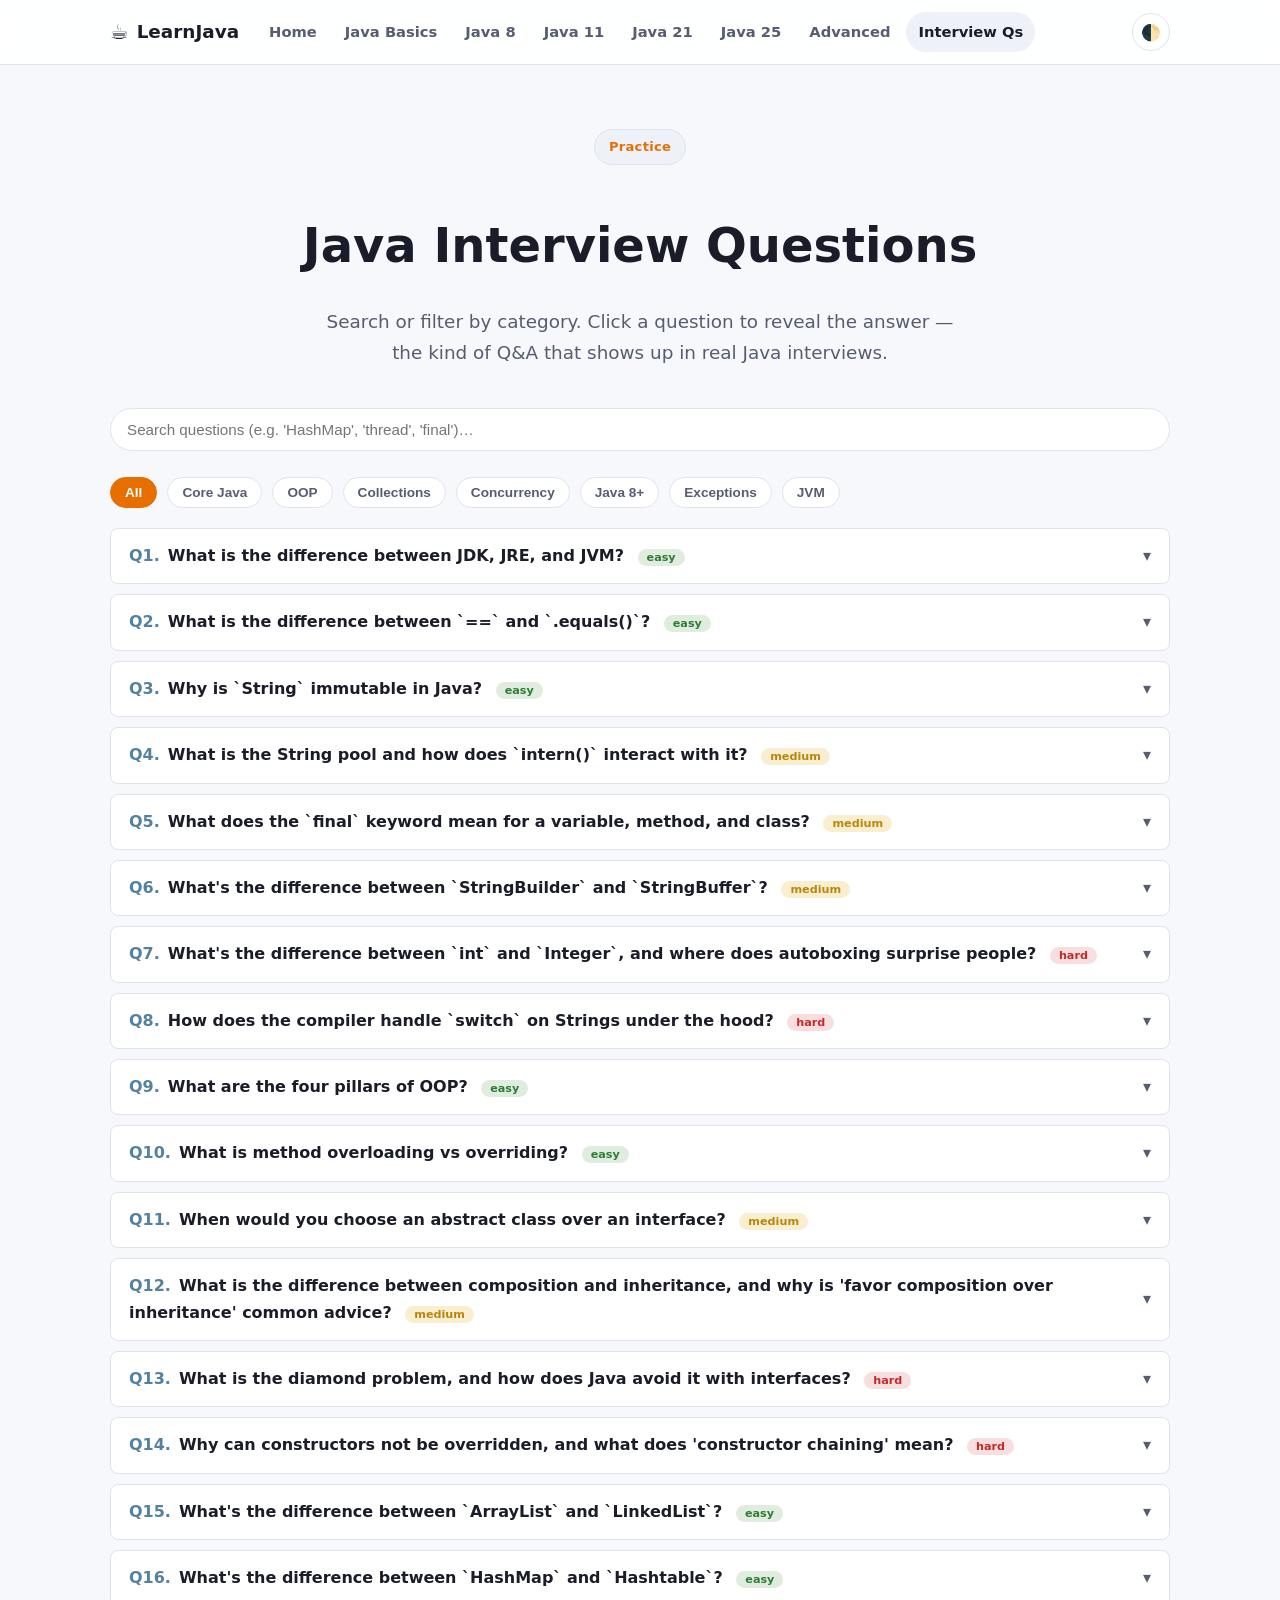
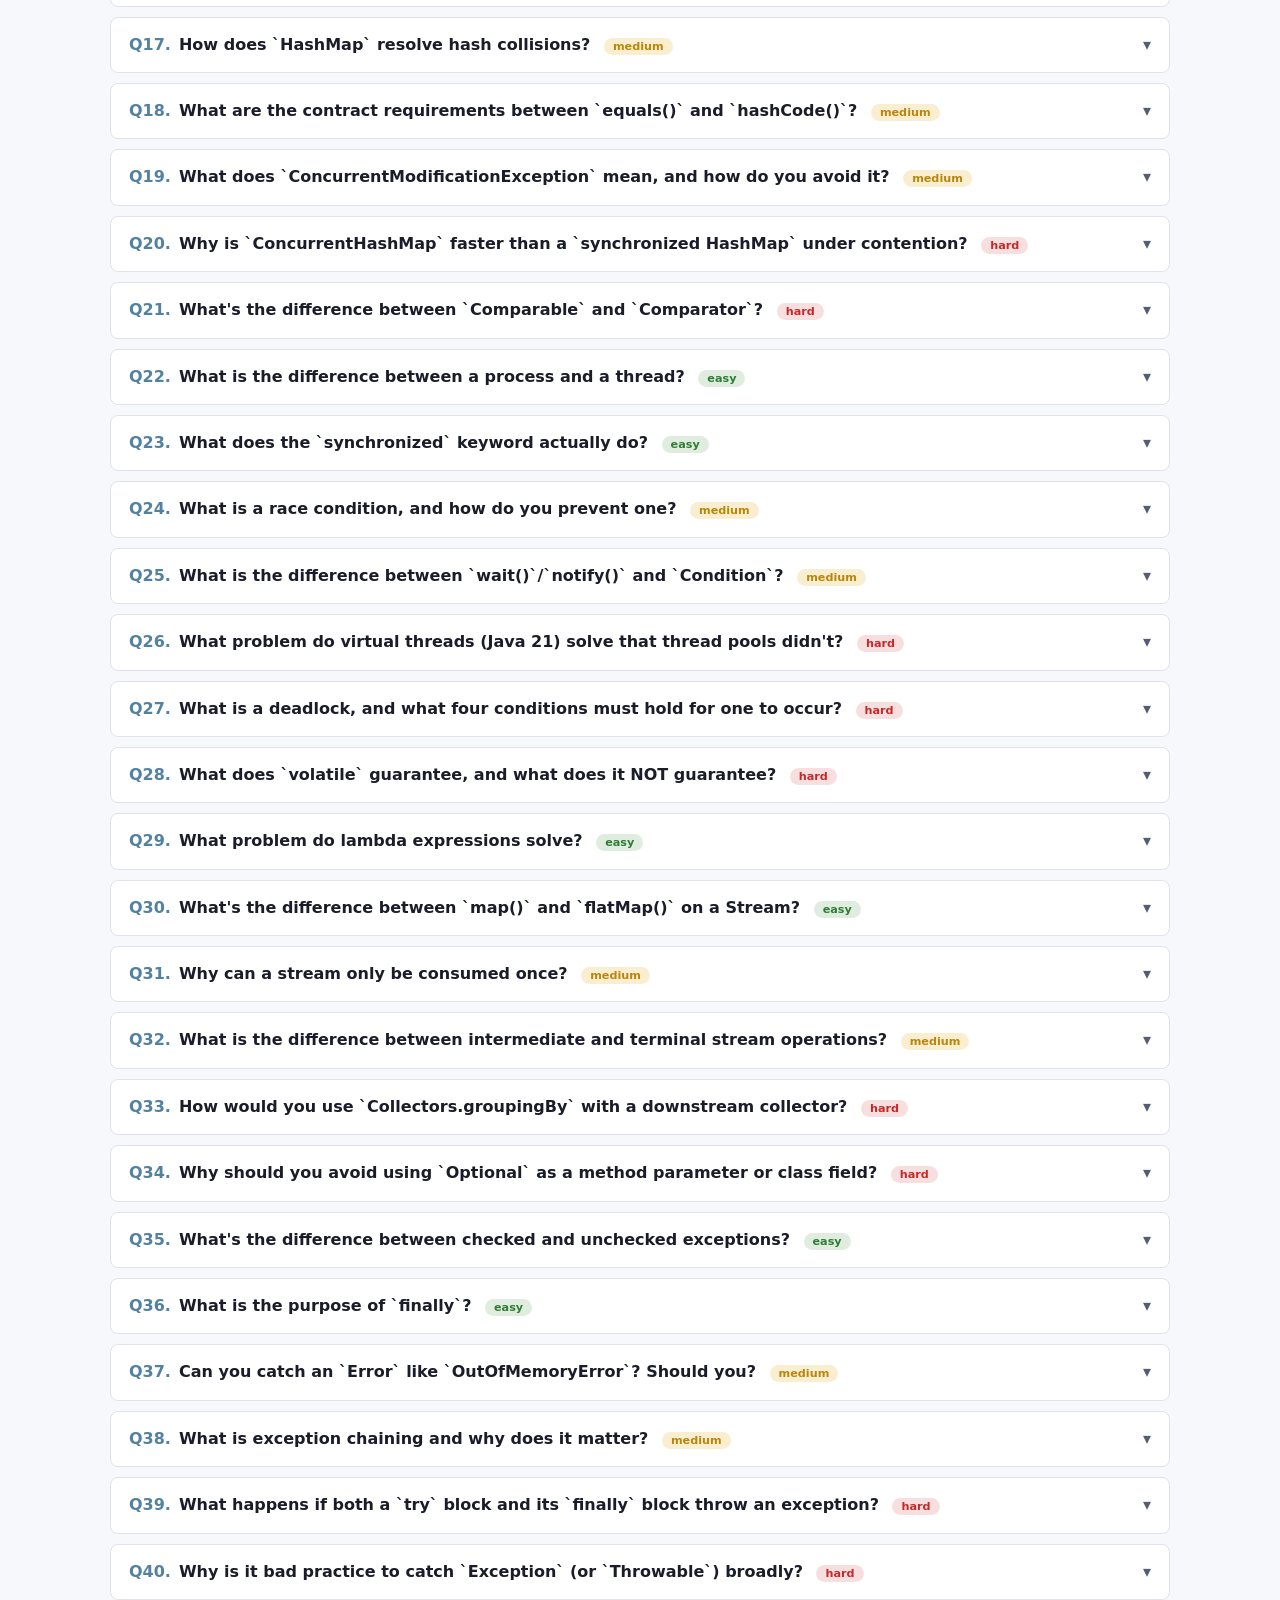
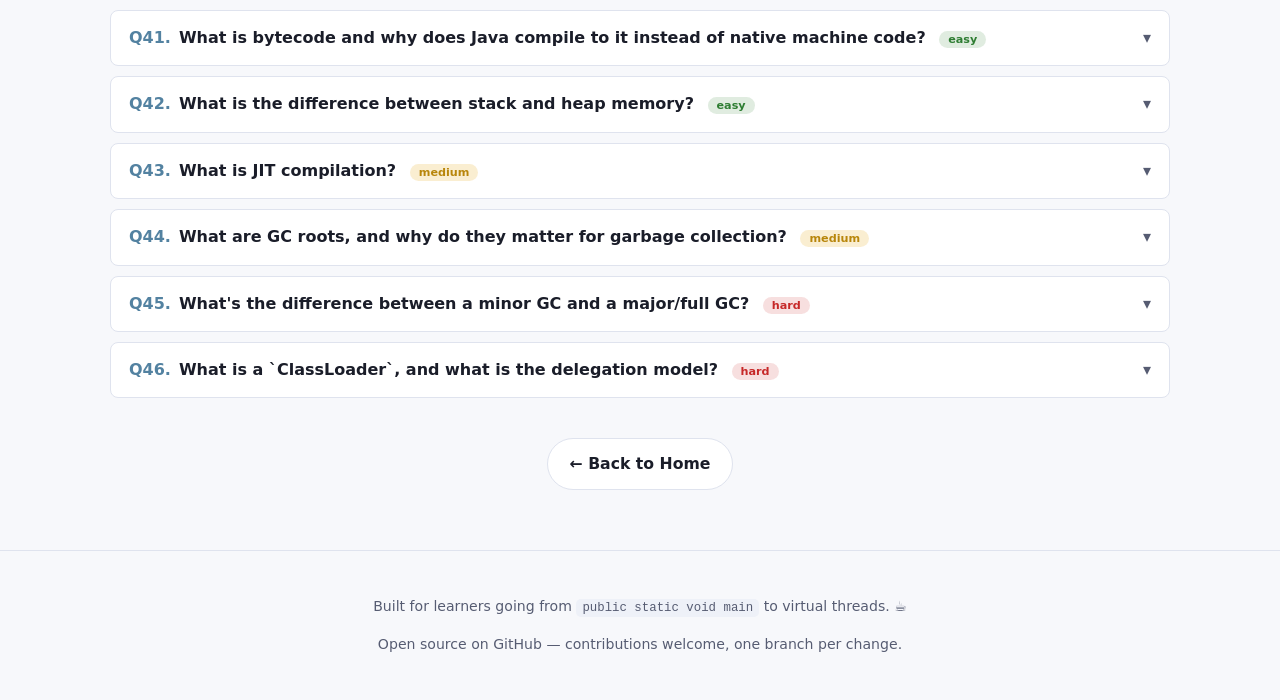
<file: interview.html>
<!DOCTYPE html>
<html lang="en">
<head>
<meta charset="UTF-8">
<meta name="viewport" content="width=device-width, initial-scale=1.0">
<title>Java Interview Questions — LearnJava</title>
<meta name="description" content="Searchable, categorized bank of Java interview questions: core Java, OOP, collections, concurrency, Java 8+, exceptions, JVM.">
<link rel="icon" href="data:image/svg+xml,<svg xmlns=%22http://www.w3.org/2000/svg%22 viewBox=%220 0 100 100%22><text y=%22.9em%22 font-size=%2290%22>☕</text></svg>">
<link rel="stylesheet" href="css/style.css">
</head>
<body>
<div id="site-header"></div>

<header class="hero" style="padding-bottom:10px;">
  <div class="container">
    <span class="hero-badge">Practice</span>
    <h1>Java Interview Questions</h1>
    <p class="lead">Search or filter by category. Click a question to reveal the answer — the kind of Q&amp;A that shows up in real Java interviews.</p>
  </div>
</header>

<main class="container">
  <input type="text" class="search-box" id="interviewBank-search" placeholder="Search questions (e.g. 'HashMap', 'thread', 'final')…">
  <div class="filter-bar">
    <button class="filter-chip active" data-filter-for="interviewBank" data-cat="all">All</button>
    <button class="filter-chip" data-filter-for="interviewBank" data-cat="core">Core Java</button>
    <button class="filter-chip" data-filter-for="interviewBank" data-cat="oop">OOP</button>
    <button class="filter-chip" data-filter-for="interviewBank" data-cat="collections">Collections</button>
    <button class="filter-chip" data-filter-for="interviewBank" data-cat="concurrency">Concurrency</button>
    <button class="filter-chip" data-filter-for="interviewBank" data-cat="java8plus">Java 8+</button>
    <button class="filter-chip" data-filter-for="interviewBank" data-cat="exceptions">Exceptions</button>
    <button class="filter-chip" data-filter-for="interviewBank" data-cat="jvm">JVM</button>
  </div>

  <div id="interviewBank"></div>

  <div class="hero-cta" style="margin:40px 0;">
    <a href="index.html" class="btn btn-ghost">← Back to Home</a>
  </div>
</main>

<div id="site-footer"></div>

<script>
const INTERVIEW_DATA = [
  // --- Core Java ---
  { cat: "core", diff: "easy", q: "What is the difference between JDK, JRE, and JVM?",
    a: "The JVM runs bytecode. The JRE bundles the JVM with the standard class libraries needed to run programs. The JDK adds development tools (compiler <code>javac</code>, debugger, etc.) on top of the JRE — you need the JDK to write and compile Java, but only the JRE (or a slimmed runtime) to run it." },
  { cat: "core", diff: "easy", q: "What is the difference between `==` and `.equals()`?",
    a: "`==` compares references for objects (or values for primitives). `.equals()` compares logical content, as defined by the class — <code>Object</code>'s default `.equals()` is reference equality unless overridden (as String, records, and most value classes do)." },
  { cat: "core", diff: "easy", q: "Why is `String` immutable in Java?",
    a: "Immutability enables safe string pooling/interning, makes String safe to share across threads without synchronization, and prevents security issues (e.g. a class path or URL string being changed after validation)." },
  { cat: "core", diff: "medium", q: "What is the String pool and how does `intern()` interact with it?",
    a: "String literals are stored in a special pool in the heap so identical literals share one object. `new String(...)` always creates a new object outside the pool; calling `.intern()` on it returns the pooled instance (creating one if it doesn't already exist)." },
  { cat: "core", diff: "medium", q: "What does the `final` keyword mean for a variable, method, and class?",
    a: "On a variable: its reference (or primitive value) can't be reassigned after initialization (the object it points to can still be mutable). On a method: it can't be overridden by subclasses. On a class: it can't be subclassed at all (e.g. <code>String</code>)." },
  { cat: "core", diff: "medium", q: "What's the difference between `StringBuilder` and `StringBuffer`?",
    a: "They have identical APIs for mutable string building, but `StringBuffer`'s methods are synchronized (thread-safe, slower) while `StringBuilder` is not (faster, use when no cross-thread sharing is needed)." },
  { cat: "core", diff: "hard", q: "What's the difference between `int` and `Integer`, and where does autoboxing surprise people?",
    a: "`int` is a primitive; `Integer` is its wrapper object. Autoboxing converts between them automatically, but cached `Integer` values (-128 to 127) are reused, so `Integer.valueOf(100) == Integer.valueOf(100)` is true while the same comparison at 200 is false — a classic == vs equals() trap." },
  { cat: "core", diff: "hard", q: "How does the compiler handle `switch` on Strings under the hood?",
    a: "It's syntactic sugar: the compiler generates a switch on `hashCode()` first, then verifies with `.equals()` to handle collisions safely — the source code you write never has to think about hashing." },

  // --- OOP ---
  { cat: "oop", diff: "easy", q: "What are the four pillars of OOP?",
    a: "Encapsulation (bundling data with the methods that operate on it, hiding internals), Inheritance (reusing/extending behavior via a superclass), Polymorphism (one interface, many implementations), and Abstraction (exposing what an object does, not how)." },
  { cat: "oop", diff: "easy", q: "What is method overloading vs overriding?",
    a: "Overloading: same method name, different parameter list, resolved at compile time (compile-time/static polymorphism). Overriding: subclass redefines a superclass method with the identical signature, resolved at runtime based on the actual object type (runtime/dynamic polymorphism)." },
  { cat: "oop", diff: "medium", q: "When would you choose an abstract class over an interface?",
    a: "Use an abstract class when subclasses share common state or a partial implementation you want inherited (single inheritance only). Use an interface to describe a capability multiple, otherwise-unrelated classes can implement (multiple interfaces allowed); since Java 8, interfaces can even provide default method bodies, narrowing the gap." },
  { cat: "oop", diff: "medium", q: "What is the difference between composition and inheritance, and why is 'favor composition over inheritance' common advice?",
    a: "Inheritance creates a rigid IS-A relationship and can leak superclass implementation details into subclasses (fragile base class problem). Composition (HAS-A, holding a reference to another object and delegating to it) is more flexible — behavior can be swapped at runtime and doesn't break when the composed class changes internally." },
  { cat: "oop", diff: "hard", q: "What is the diamond problem, and how does Java avoid it with interfaces?",
    a: "The diamond problem arises when a class inherits conflicting implementations from two parents. Java avoids it for state by disallowing multiple class inheritance; for default methods from multiple interfaces, if two provide conflicting defaults for the same method, the implementing class MUST override the method explicitly — the compiler refuses to guess." },
  { cat: "oop", diff: "hard", q: "Why can constructors not be overridden, and what does 'constructor chaining' mean?",
    a: "Constructors aren't inherited (they're tied to their exact class), so 'overriding' doesn't apply — though a subclass constructor implicitly or explicitly calls a superclass constructor via `super(...)`. Constructor chaining is calling one constructor from another (via `this(...)` or `super(...)`) to avoid duplicating initialization logic." },

  // --- Collections ---
  { cat: "collections", diff: "easy", q: "What's the difference between `ArrayList` and `LinkedList`?",
    a: "ArrayList is backed by a resizable array: O(1) random access, O(n) inserts/removes in the middle. LinkedList is a doubly-linked list: O(1) insert/remove at the ends (great for queues/deques) but O(n) random access." },
  { cat: "collections", diff: "easy", q: "What's the difference between `HashMap` and `Hashtable`?",
    a: "HashMap is unsynchronized and allows one null key and multiple null values; Hashtable is legacy, synchronized on every method (slower), and disallows null keys/values entirely. For thread-safe maps today, prefer `ConcurrentHashMap`." },
  { cat: "collections", diff: "medium", q: "How does `HashMap` resolve hash collisions?",
    a: "Each bucket holds a linked list (or, since Java 8, a red-black tree once a bucket exceeds a size threshold) of entries whose keys hashed to that bucket; `equals()` is used to distinguish entries within a bucket." },
  { cat: "collections", diff: "medium", q: "What are the contract requirements between `equals()` and `hashCode()`?",
    a: "If two objects are equal per `.equals()`, they MUST return the same `hashCode()`. The reverse isn't required (equal hash codes don't imply equal objects — that's a collision). Breaking this contract causes objects to 'disappear' from hash-based collections like HashMap/HashSet." },
  { cat: "collections", diff: "medium", q: "What does `ConcurrentModificationException` mean, and how do you avoid it?",
    a: "It's thrown when a collection is structurally modified while being iterated with a plain iterator (fail-fast behavior). Avoid it by using the iterator's own `.remove()`, a `CopyOnWriteArrayList`/`ConcurrentHashMap` for concurrent access, or by collecting changes and applying them after iteration." },
  { cat: "collections", diff: "hard", q: "Why is `ConcurrentHashMap` faster than a `synchronized HashMap` under contention?",
    a: "Instead of locking the entire map for every operation, ConcurrentHashMap uses fine-grained locking (historically per-segment; since Java 8, per-bin with CAS operations), so unrelated reads/writes on different keys can proceed in parallel." },
  { cat: "collections", diff: "hard", q: "What's the difference between `Comparable` and `Comparator`?",
    a: "`Comparable` (`compareTo`) defines a class's single natural ordering, implemented by the class itself. `Comparator` (`compare`) defines an external, swappable ordering — you can have many Comparators for the same class, useful for sorting the same objects different ways." },

  // --- Concurrency ---
  { cat: "concurrency", diff: "easy", q: "What is the difference between a process and a thread?",
    a: "A process has its own isolated memory space; threads within the same process share heap memory but each has its own stack — making inter-thread communication cheaper but requiring synchronization to avoid data races." },
  { cat: "concurrency", diff: "easy", q: "What does the `synchronized` keyword actually do?",
    a: "It acquires the intrinsic lock (monitor) of an object (or the Class object for static methods) before entering the block/method, and releases it on exit — even if an exception is thrown — ensuring only one thread executes that critical section per lock at a time." },
  { cat: "concurrency", diff: "medium", q: "What is a race condition, and how do you prevent one?",
    a: "A race condition occurs when the outcome depends on the non-deterministic timing/interleaving of threads accessing shared mutable state. Prevent it with synchronization (locks, `synchronized`), atomic classes (`AtomicInteger`), immutable data, or thread-confinement (each thread has its own copy)." },
  { cat: "concurrency", diff: "medium", q: "What is the difference between `wait()`/`notify()` and `Condition`?",
    a: "`wait()`/`notify()`/`notifyAll()` are Object monitor methods usable only inside a `synchronized` block on that object. `Condition` (from `java.util.concurrent.locks`) works with explicit `Lock`s, supports multiple independent wait-sets per lock, and offers more flexible signaling." },
  { cat: "concurrency", diff: "hard", q: "What problem do virtual threads (Java 21) solve that thread pools didn't?",
    a: "Platform thread pools cap concurrency because each thread is an expensive OS resource; blocking a pooled thread on I/O wastes it. Virtual threads are cheap (JVM-managed, millions possible) and automatically 'unmount' from their carrier thread while blocked on I/O, so simple blocking-style code scales like async code without the callback complexity." },
  { cat: "concurrency", diff: "hard", q: "What is a deadlock, and what four conditions must hold for one to occur?",
    a: "A deadlock is a cycle of threads each waiting on a resource held by the next. It requires: mutual exclusion (resources aren't shareable), hold-and-wait (holding one resource while waiting for another), no preemption (resources can't be forcibly taken), and circular wait. Breaking any one prevents deadlock — e.g. always acquiring locks in a fixed global order removes circular wait." },
  { cat: "concurrency", diff: "hard", q: "What does `volatile` guarantee, and what does it NOT guarantee?",
    a: "`volatile` guarantees visibility (writes are immediately visible to other threads, no stale caching) and ordering (via happens-before) for that variable. It does NOT guarantee atomicity for compound operations like `count++` — that still needs a lock or an Atomic class." },

  // --- Java 8+ ---
  { cat: "java8plus", diff: "easy", q: "What problem do lambda expressions solve?",
    a: "They let you pass behavior as a value without the boilerplate of an anonymous inner class implementing a functional interface — shorter, and it clarifies intent (e.g. sorting logic reads as logic, not ceremony)." },
  { cat: "java8plus", diff: "easy", q: "What's the difference between `map()` and `flatMap()` on a Stream?",
    a: "`map()` transforms each element 1-to-1. `flatMap()` transforms each element into its own stream and then flattens all of those into a single stream — used when each input maps to zero or more outputs (e.g. a List<List<T>> to List<T>)." },
  { cat: "java8plus", diff: "medium", q: "Why can a stream only be consumed once?",
    a: "A stream models a pipeline of operations over a source, not a data structure itself; once a terminal operation runs, the underlying iteration is exhausted. Calling another terminal operation on the same stream throws `IllegalStateException` — create a new stream from the source to reprocess it." },
  { cat: "java8plus", diff: "medium", q: "What is the difference between intermediate and terminal stream operations?",
    a: "Intermediate operations (`filter`, `map`, `sorted`, `distinct`) are lazy and return a new Stream, building up a pipeline. Terminal operations (`collect`, `forEach`, `reduce`, `count`) trigger actual execution of the whole pipeline and produce a non-stream result or side effect." },
  { cat: "java8plus", diff: "hard", q: "How would you use `Collectors.groupingBy` with a downstream collector?",
    a: "Example: <code>employees.stream().collect(Collectors.groupingBy(Employee::getDept, Collectors.averagingDouble(Employee::getSalary)))</code> groups by department and, within each group, applies the downstream collector (here, average salary) instead of collecting the raw list." },
  { cat: "java8plus", diff: "hard", q: "Why should you avoid using `Optional` as a method parameter or class field?",
    a: "Optional was designed as a return type signaling 'may be absent'. As a field it adds serialization/overhead problems and doesn't play well with frameworks; as a parameter it just pushes the null-check problem one level and complicates overloading — a null check or an overloaded method is usually clearer." },

  // --- Exceptions ---
  { cat: "exceptions", diff: "easy", q: "What's the difference between checked and unchecked exceptions?",
    a: "Checked exceptions (subclasses of `Exception` excluding `RuntimeException`) must be declared with `throws` or caught — the compiler enforces handling. Unchecked exceptions (`RuntimeException` and subclasses, plus `Error`) don't require this, typically representing programming bugs or unrecoverable conditions." },
  { cat: "exceptions", diff: "easy", q: "What is the purpose of `finally`?",
    a: "Code in `finally` runs whether the try block completes normally, throws, or even returns — used for guaranteed cleanup (closing resources, releasing locks) though `try-with-resources` is now preferred for `AutoCloseable` resources." },
  { cat: "exceptions", diff: "medium", q: "Can you catch an `Error` like `OutOfMemoryError`? Should you?",
    a: "Technically yes — `Error` is a `Throwable`, catchable like any exception. You generally shouldn't: Errors represent conditions an application typically can't recover from (JVM-level failures), and catching them can mask a system that's already in an unstable state." },
  { cat: "exceptions", diff: "medium", q: "What is exception chaining and why does it matter?",
    a: "Wrapping a lower-level exception inside a higher-level one via the `cause` constructor argument (`throw new ServiceException(\"failed\", e)`) preserves the original stack trace and root cause while letting each layer throw exceptions meaningful to its own abstraction level." },
  { cat: "exceptions", diff: "hard", q: "What happens if both a `try` block and its `finally` block throw an exception?",
    a: "The exception thrown by `finally` suppresses/replaces the one from `try` — the original is lost unless explicitly captured (which is exactly what try-with-resources' suppressed-exception mechanism, `Throwable.getSuppressed()`, was introduced to fix)." },
  { cat: "exceptions", diff: "hard", q: "Why is it bad practice to catch `Exception` (or `Throwable`) broadly?",
    a: "It silently swallows unrelated bugs (NullPointerException, ClassCastException) alongside the specific failure you meant to handle, hides programming errors that should crash loudly during development, and makes debugging much harder — catch the most specific exception type you can meaningfully recover from." },

  // --- JVM ---
  { cat: "jvm", diff: "easy", q: "What is bytecode and why does Java compile to it instead of native machine code?",
    a: "Bytecode is a platform-independent intermediate instruction set that the JVM interprets or JIT-compiles. It's why the same `.class` file runs unmodified on any OS/CPU with a compatible JVM — 'write once, run anywhere'." },
  { cat: "jvm", diff: "easy", q: "What is the difference between stack and heap memory?",
    a: "Each thread gets its own stack, storing method call frames and local primitive/reference variables — fast, automatically reclaimed when a method returns. The heap is shared across all threads and stores every object; it's managed by the garbage collector." },
  { cat: "jvm", diff: "medium", q: "What is JIT compilation?",
    a: "The Just-In-Time compiler monitors bytecode execution and compiles 'hot' methods (called frequently) directly into optimized native machine code at runtime, combining the portability of bytecode with near-native performance for hot paths." },
  { cat: "jvm", diff: "medium", q: "What are GC roots, and why do they matter for garbage collection?",
    a: "GC roots are references guaranteed to be reachable — active thread stacks, static fields, JNI references. The GC treats any object unreachable from a GC root (directly or transitively) as garbage and eligible for collection, regardless of internal reference cycles between otherwise-unreachable objects." },
  { cat: "jvm", diff: "hard", q: "What's the difference between a minor GC and a major/full GC?",
    a: "A minor GC collects only the young generation (where most objects die quickly) and is fast and frequent. A major/full GC also (or only) collects the old generation, is far more expensive, and pausing longer — tuning usually aims to minimize how often full GCs are triggered." },
  { cat: "jvm", diff: "hard", q: "What is a `ClassLoader`, and what is the delegation model?",
    a: "A ClassLoader loads `.class` bytecode into the JVM at runtime. The delegation model has each loader ask its parent to load a class first (Bootstrap → Platform/Extension → Application/System), falling back to loading it itself only if the parent can't — preventing core classes like `java.lang.Object` from being silently overridden by application code." },
];
</script>
<script src="js/quiz.js"></script>
<script src="js/main.js"></script>
<script>document.addEventListener("DOMContentLoaded", () => buildAccordion("interviewBank", INTERVIEW_DATA));</script>
</body>
</html>
</file>
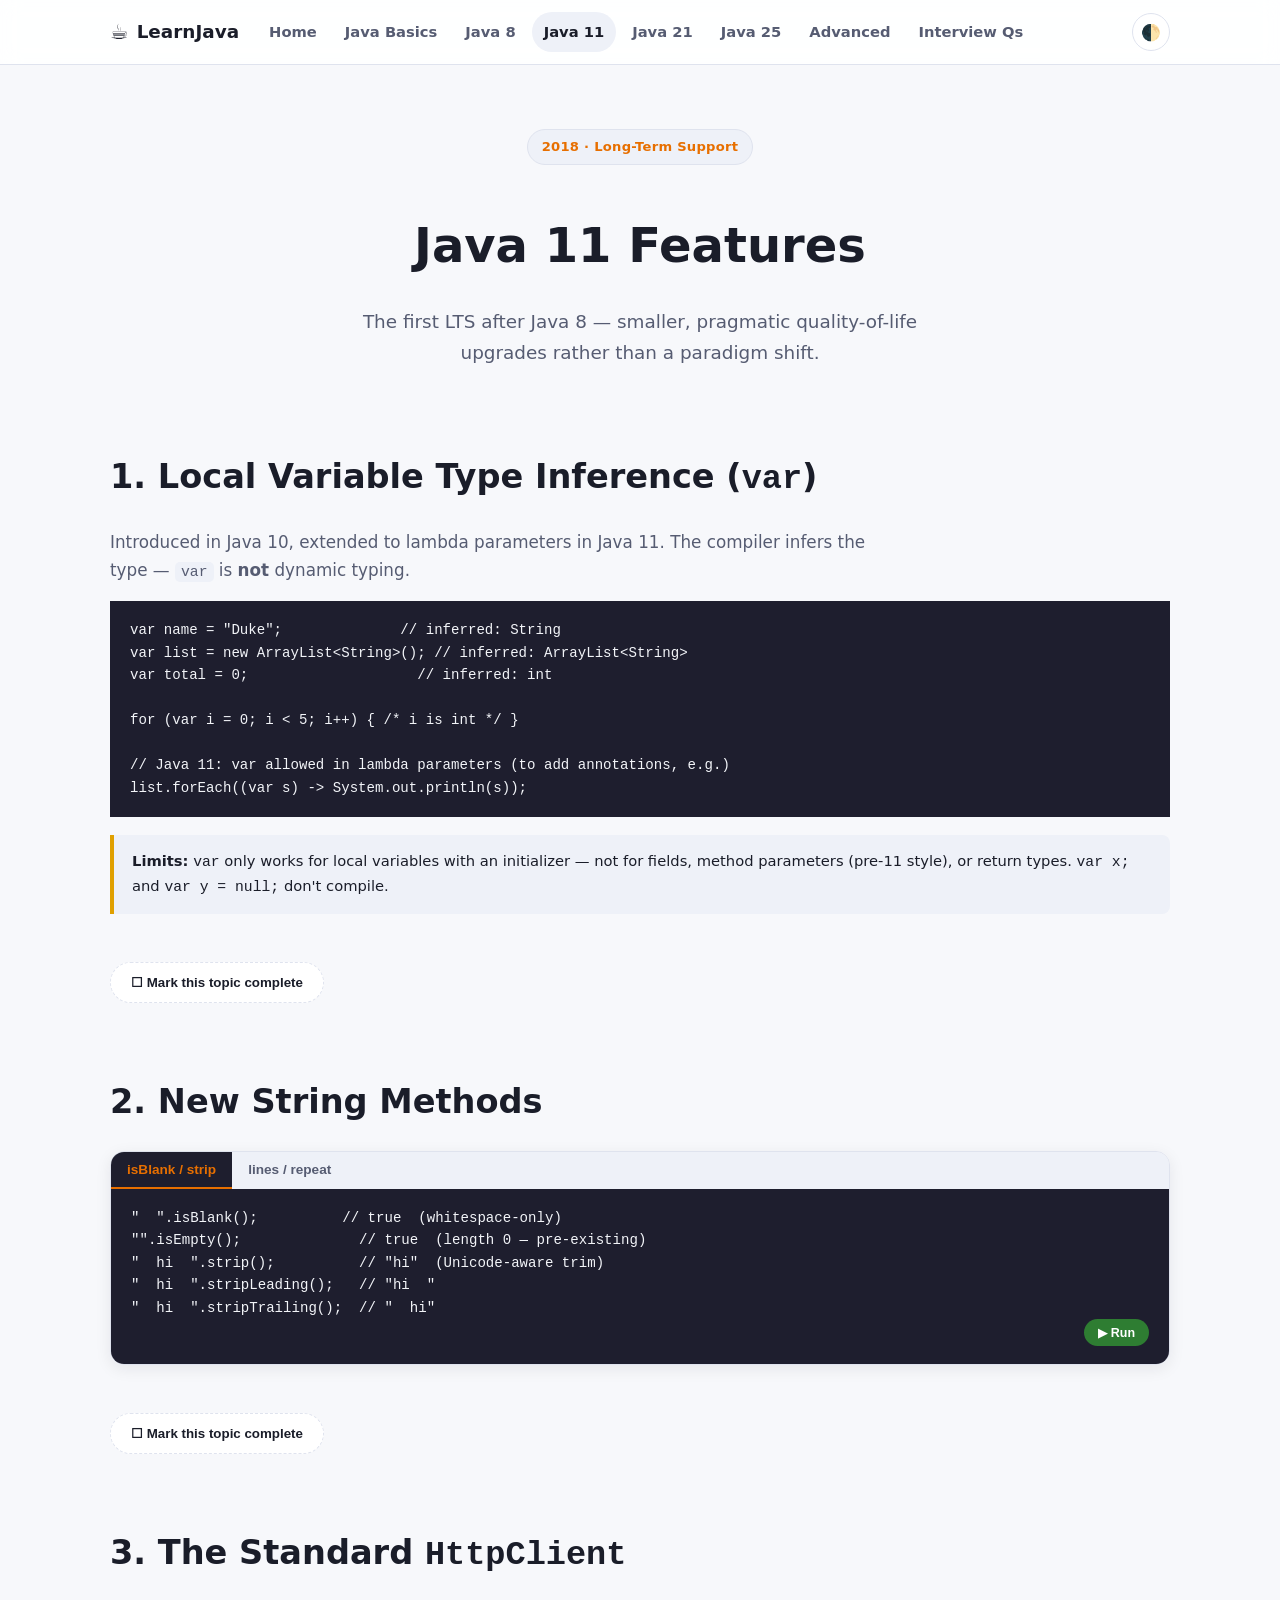
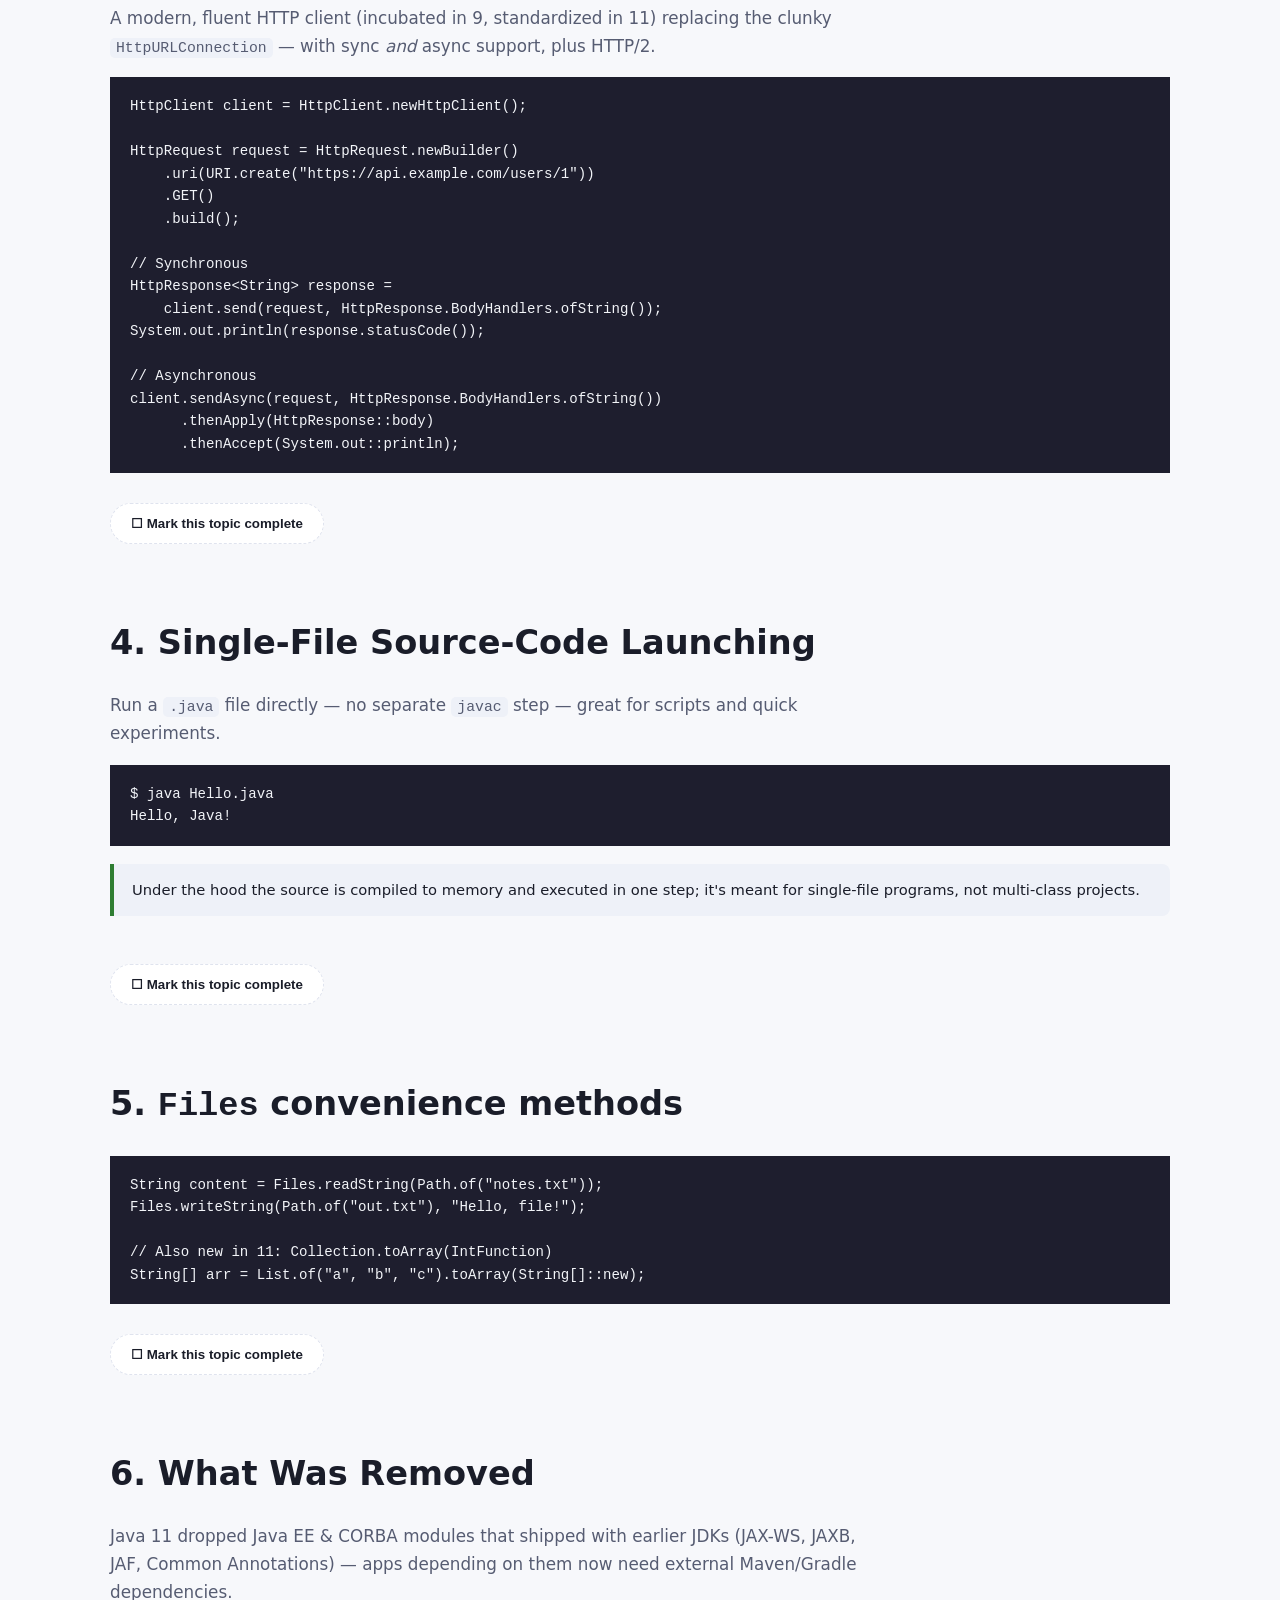
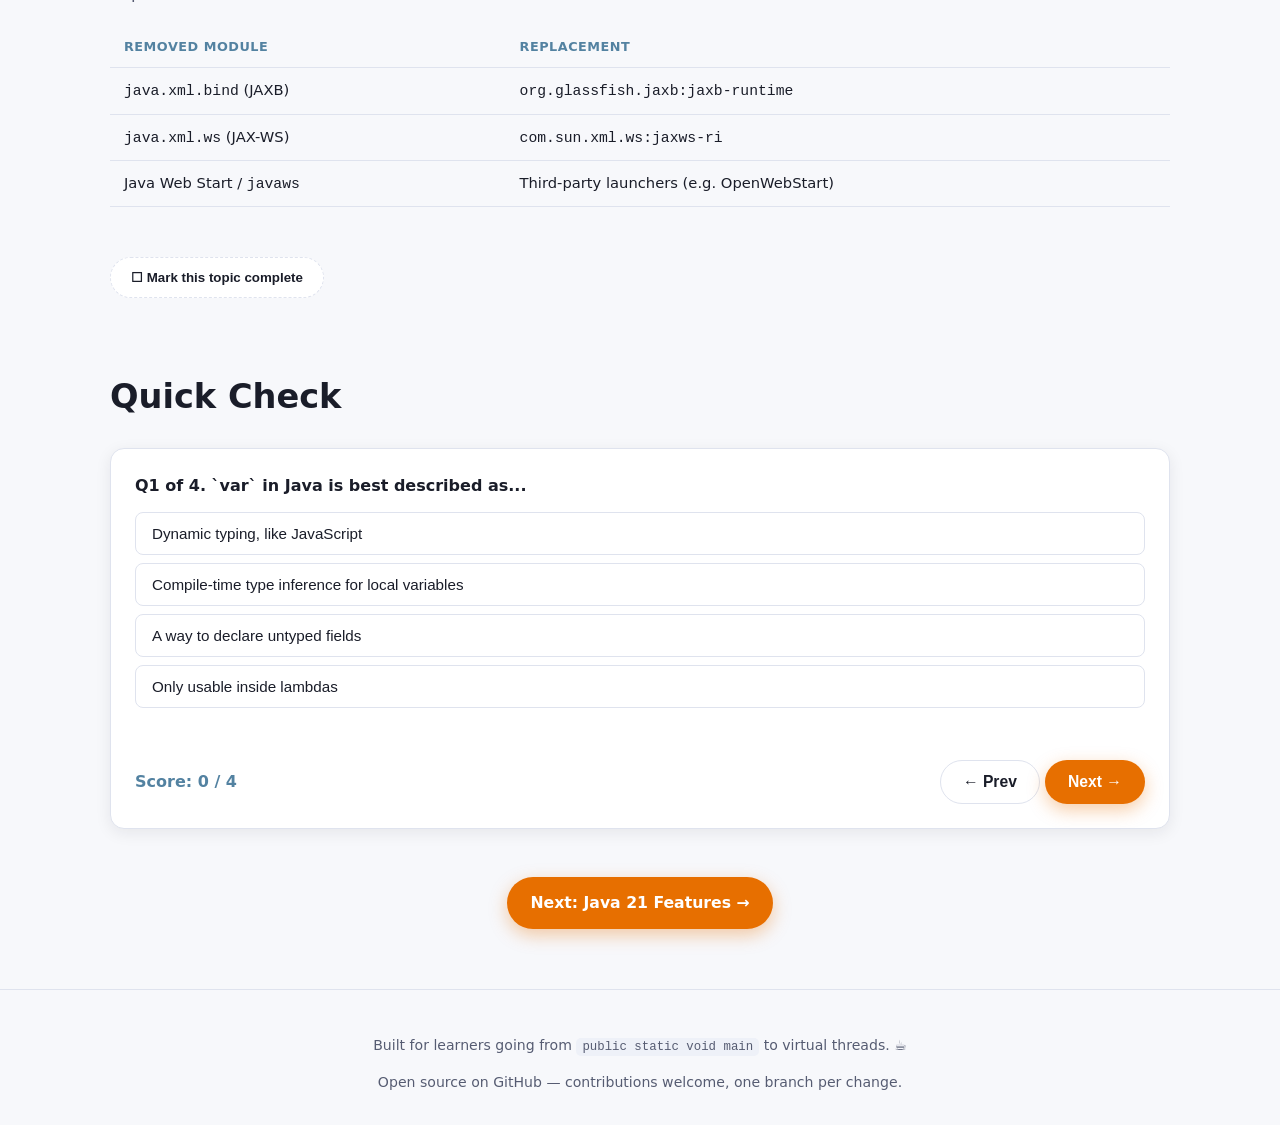
<file: java11.html>
<!DOCTYPE html>
<html lang="en">
<head>
<meta charset="UTF-8">
<meta name="viewport" content="width=device-width, initial-scale=1.0">
<title>Java 11 Features — LearnJava</title>
<meta name="description" content="Java 11: var, new String and Files methods, HttpClient, single-file source launching.">
<link rel="icon" href="data:image/svg+xml,<svg xmlns=%22http://www.w3.org/2000/svg%22 viewBox=%220 0 100 100%22><text y=%22.9em%22 font-size=%2290%22>☕</text></svg>">
<link rel="stylesheet" href="css/style.css">
</head>
<body>
<div id="site-header"></div>

<header class="hero" style="padding-bottom:10px;">
  <div class="container">
    <span class="hero-badge">2018 · Long-Term Support</span>
    <h1>Java 11 Features</h1>
    <p class="lead">The first LTS after Java 8 — smaller, pragmatic quality-of-life upgrades rather than a paradigm shift.</p>
  </div>
</header>

<main class="container">

  <section class="topic reveal-up" id="var">
    <h2>1. Local Variable Type Inference (<code>var</code>)</h2>
    <p class="section-lead">Introduced in Java 10, extended to lambda parameters in Java 11. The compiler infers the type — <code>var</code> is <strong>not</strong> dynamic typing.</p>
    <pre><code>var name = "Duke";              // inferred: String
var list = new ArrayList&lt;String&gt;(); // inferred: ArrayList&lt;String&gt;
var total = 0;                    // inferred: int

for (var i = 0; i < 5; i++) { /* i is int */ }

// Java 11: var allowed in lambda parameters (to add annotations, e.g.)
list.forEach((var s) -> System.out.println(s));</code></pre>
    <div class="note warn"><strong>Limits:</strong> <code>var</code> only works for local variables with an initializer — not for fields, method parameters (pre-11 style), or return types. <code>var x;</code> and <code>var y = null;</code> don't compile.</div>
    <button class="mark-complete" data-section="java11-1">☐ Mark this topic complete</button>
  </section>

  <section class="topic reveal-up" id="string-methods">
    <h2>2. New String Methods</h2>
    <div class="code-tabs">
      <div class="code-tab-bar">
        <button class="code-tab-btn active">isBlank / strip</button>
        <button class="code-tab-btn">lines / repeat</button>
      </div>
      <div class="code-tab-panel active"><pre><code>"  ".isBlank();          // true  (whitespace-only)
"".isEmpty();              // true  (length 0 — pre-existing)
"  hi  ".strip();          // "hi"  (Unicode-aware trim)
"  hi  ".stripLeading();   // "hi  "
"  hi  ".stripTrailing();  // "  hi"
<button class="run-btn" data-target="out-strip">▶ Run</button></code></pre>
        <div class="console-output" id="out-strip" data-output="true
&quot;hi&quot;" style="display:none;"></div>
      </div>
      <div class="code-tab-panel"><pre><code>"line1\nline2\nline3".lines().count(); // 3
"ab".repeat(3);                          // "ababab"</code></pre></div>
    </div>
    <button class="mark-complete" data-section="java11-2">☐ Mark this topic complete</button>
  </section>

  <section class="topic reveal-up" id="httpclient">
    <h2>3. The Standard <code>HttpClient</code></h2>
    <p class="section-lead">A modern, fluent HTTP client (incubated in 9, standardized in 11) replacing the clunky <code>HttpURLConnection</code> — with sync <em>and</em> async support, plus HTTP/2.</p>
    <pre><code>HttpClient client = HttpClient.newHttpClient();

HttpRequest request = HttpRequest.newBuilder()
    .uri(URI.create("https://api.example.com/users/1"))
    .GET()
    .build();

// Synchronous
HttpResponse&lt;String&gt; response =
    client.send(request, HttpResponse.BodyHandlers.ofString());
System.out.println(response.statusCode());

// Asynchronous
client.sendAsync(request, HttpResponse.BodyHandlers.ofString())
      .thenApply(HttpResponse::body)
      .thenAccept(System.out::println);</code></pre>
    <button class="mark-complete" data-section="java11-3">☐ Mark this topic complete</button>
  </section>

  <section class="topic reveal-up" id="single-file">
    <h2>4. Single-File Source-Code Launching</h2>
    <p class="section-lead">Run a <code>.java</code> file directly — no separate <code>javac</code> step — great for scripts and quick experiments.</p>
    <pre><code>$ java Hello.java
Hello, Java!</code></pre>
    <div class="note tip">Under the hood the source is compiled to memory and executed in one step; it's meant for single-file programs, not multi-class projects.</div>
    <button class="mark-complete" data-section="java11-4">☐ Mark this topic complete</button>
  </section>

  <section class="topic reveal-up" id="files-api">
    <h2>5. <code>Files</code> convenience methods</h2>
    <pre><code>String content = Files.readString(Path.of("notes.txt"));
Files.writeString(Path.of("out.txt"), "Hello, file!");

// Also new in 11: Collection.toArray(IntFunction)
String[] arr = List.of("a", "b", "c").toArray(String[]::new);</code></pre>
    <button class="mark-complete" data-section="java11-5">☐ Mark this topic complete</button>
  </section>

  <section class="topic reveal-up" id="removed">
    <h2>6. What Was Removed</h2>
    <p class="section-lead">Java 11 dropped Java EE &amp; CORBA modules that shipped with earlier JDKs (JAX-WS, JAXB, JAF, Common Annotations) — apps depending on them now need external Maven/Gradle dependencies.</p>
    <table>
      <thead><tr><th>Removed module</th><th>Replacement</th></tr></thead>
      <tbody>
        <tr><td><code>java.xml.bind</code> (JAXB)</td><td><code>org.glassfish.jaxb:jaxb-runtime</code></td></tr>
        <tr><td><code>java.xml.ws</code> (JAX-WS)</td><td><code>com.sun.xml.ws:jaxws-ri</code></td></tr>
        <tr><td>Java Web Start / <code>javaws</code></td><td>Third-party launchers (e.g. OpenWebStart)</td></tr>
      </tbody>
    </table>
    <button class="mark-complete" data-section="java11-6">☐ Mark this topic complete</button>
  </section>

  <section class="topic reveal-up" id="quiz">
    <h2>Quick Check</h2>
    <div class="quiz-box" id="java11Quiz"></div>
  </section>

  <div class="hero-cta" style="margin:40px 0;">
    <a href="java21.html" class="btn btn-primary">Next: Java 21 Features →</a>
  </div>

</main>

<div id="site-footer"></div>

<script>
const QUIZ_DATA = [
  { q: "`var` in Java is best described as...", options: ["Dynamic typing, like JavaScript", "Compile-time type inference for local variables", "A way to declare untyped fields", "Only usable inside lambdas"], correct: 1,
    explain: "The compiler still assigns a fixed static type at compile time — var is sugar, not dynamic typing." },
  { q: "Which method checks whether a String is empty OR only whitespace?", options: [".isEmpty()", ".isBlank()", ".strip()", ".trim()"], correct: 1,
    explain: "isBlank() (Java 11) returns true for '' and for strings made only of whitespace." },
  { q: "What does Java 11's standardized HttpClient support that the old HttpURLConnection did not do well?", options: ["Only HTTP/1.0", "Built-in async requests and HTTP/2", "File compression", "Sending emails"], correct: 1,
    explain: "HttpClient offers a fluent builder plus sync/async APIs and HTTP/2 support." },
  { q: "`java Hello.java` in Java 11+ lets you...", options: ["Compile only, no run", "Compile and run a single source file in one step", "Only run pre-compiled .class files", "Debug remotely"], correct: 1,
    explain: "Single-file source launching compiles in-memory and runs immediately — handy for scripts." },
];
</script>
<script src="js/quiz.js"></script>
<script src="js/main.js"></script>
<script>document.addEventListener("DOMContentLoaded", () => buildQuiz("java11Quiz", QUIZ_DATA));</script>
</body>
</html>
</file>
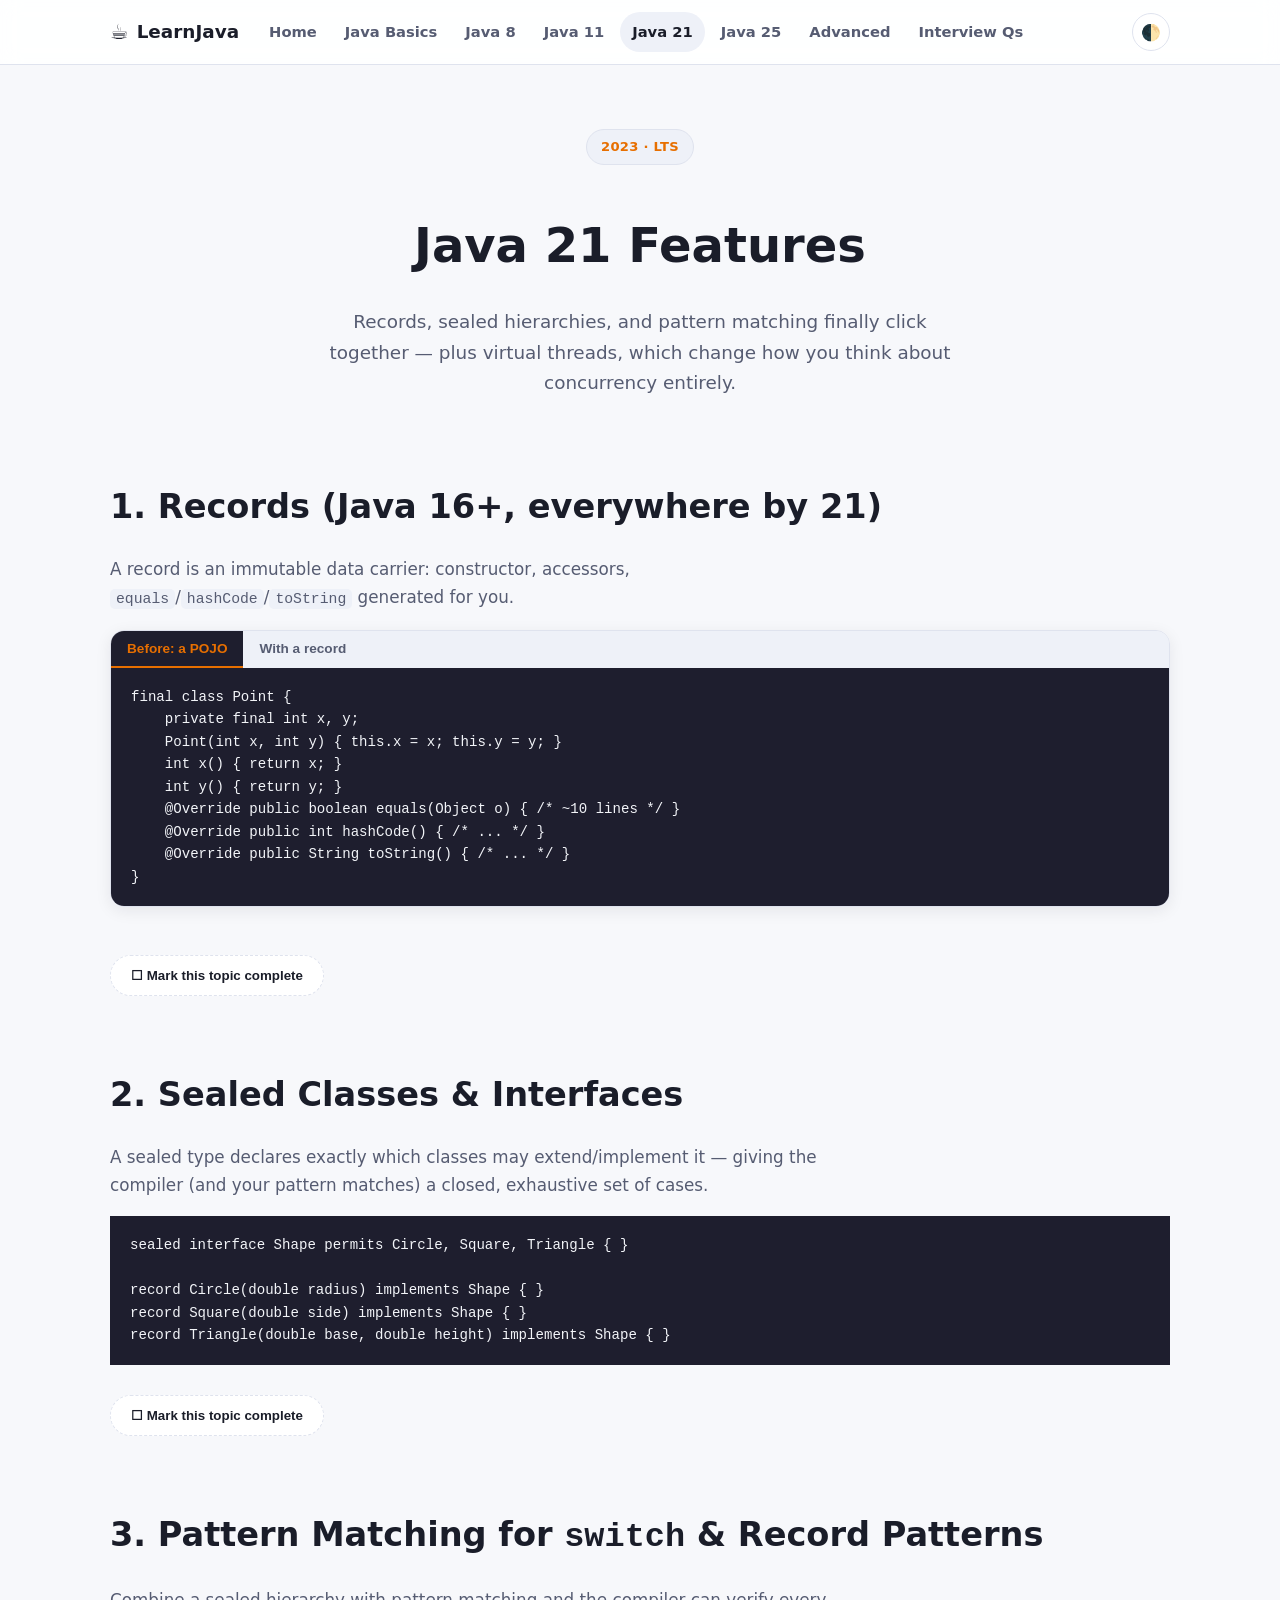
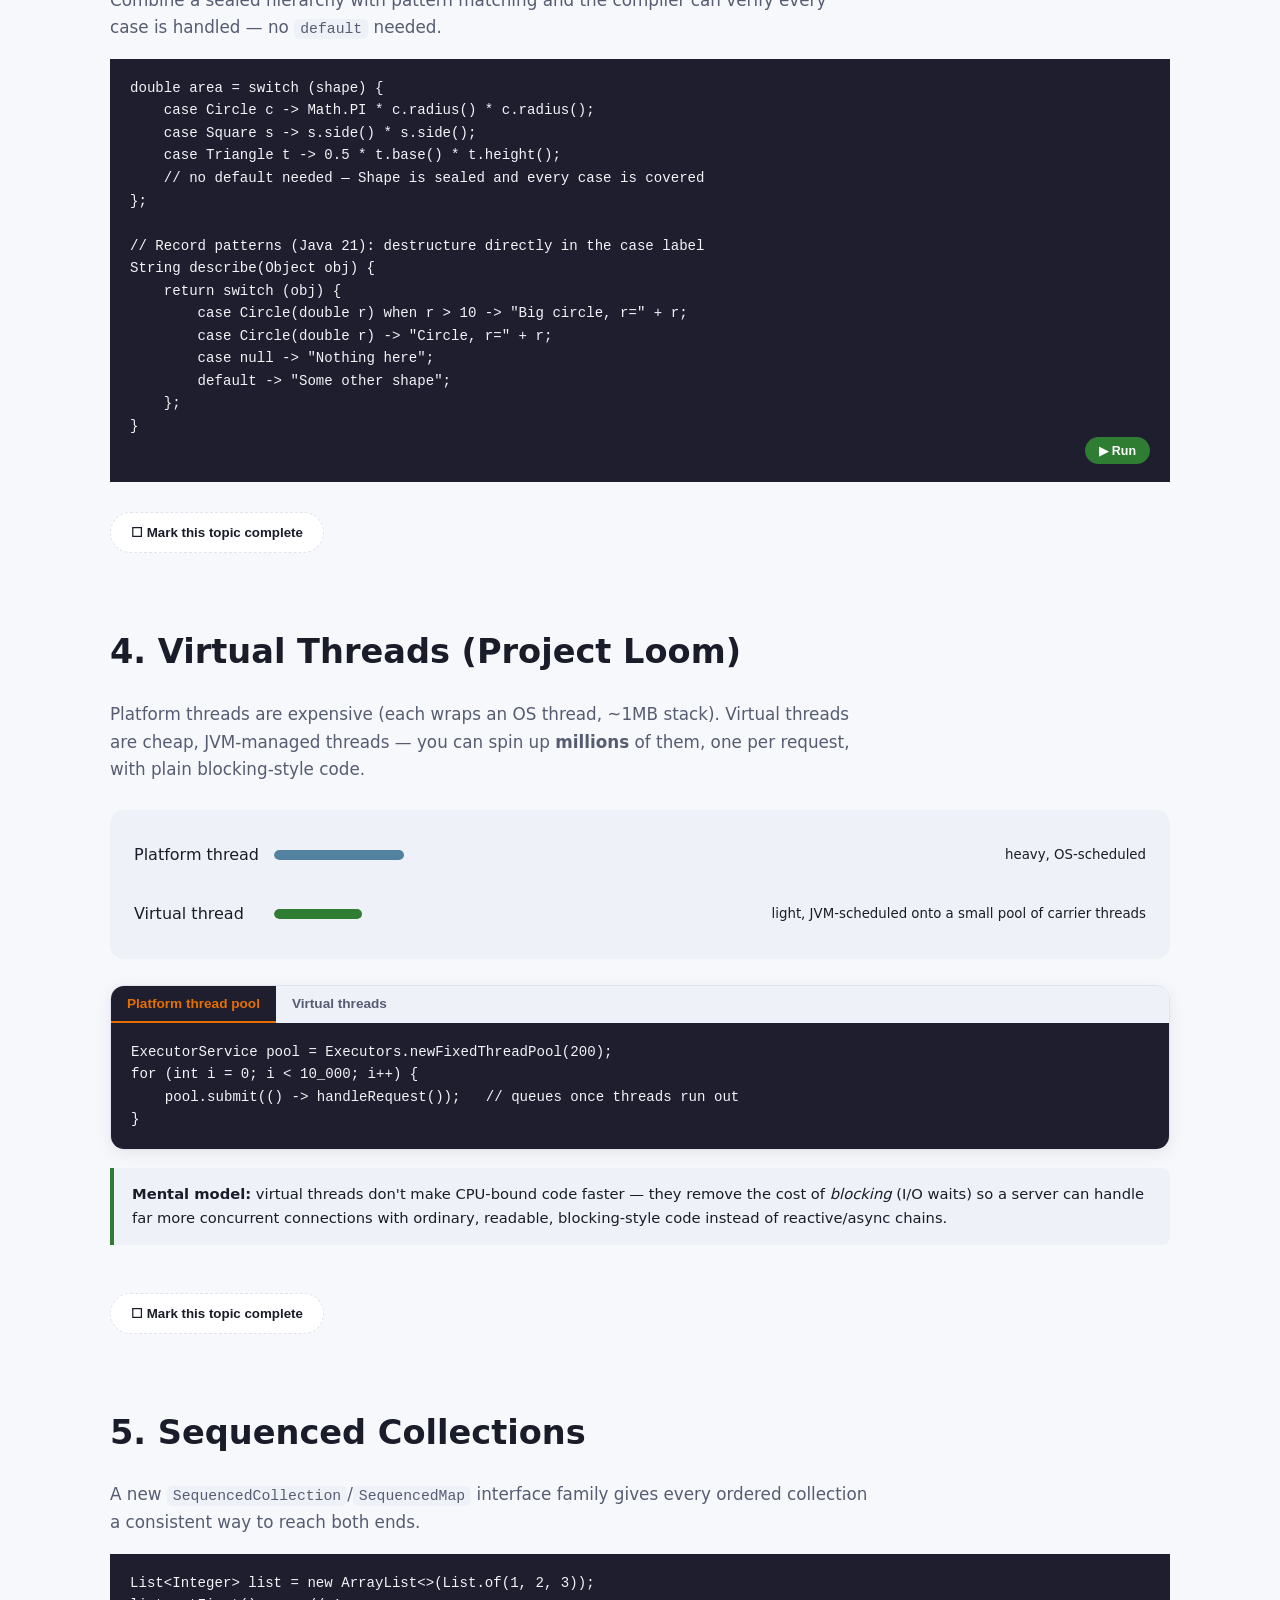
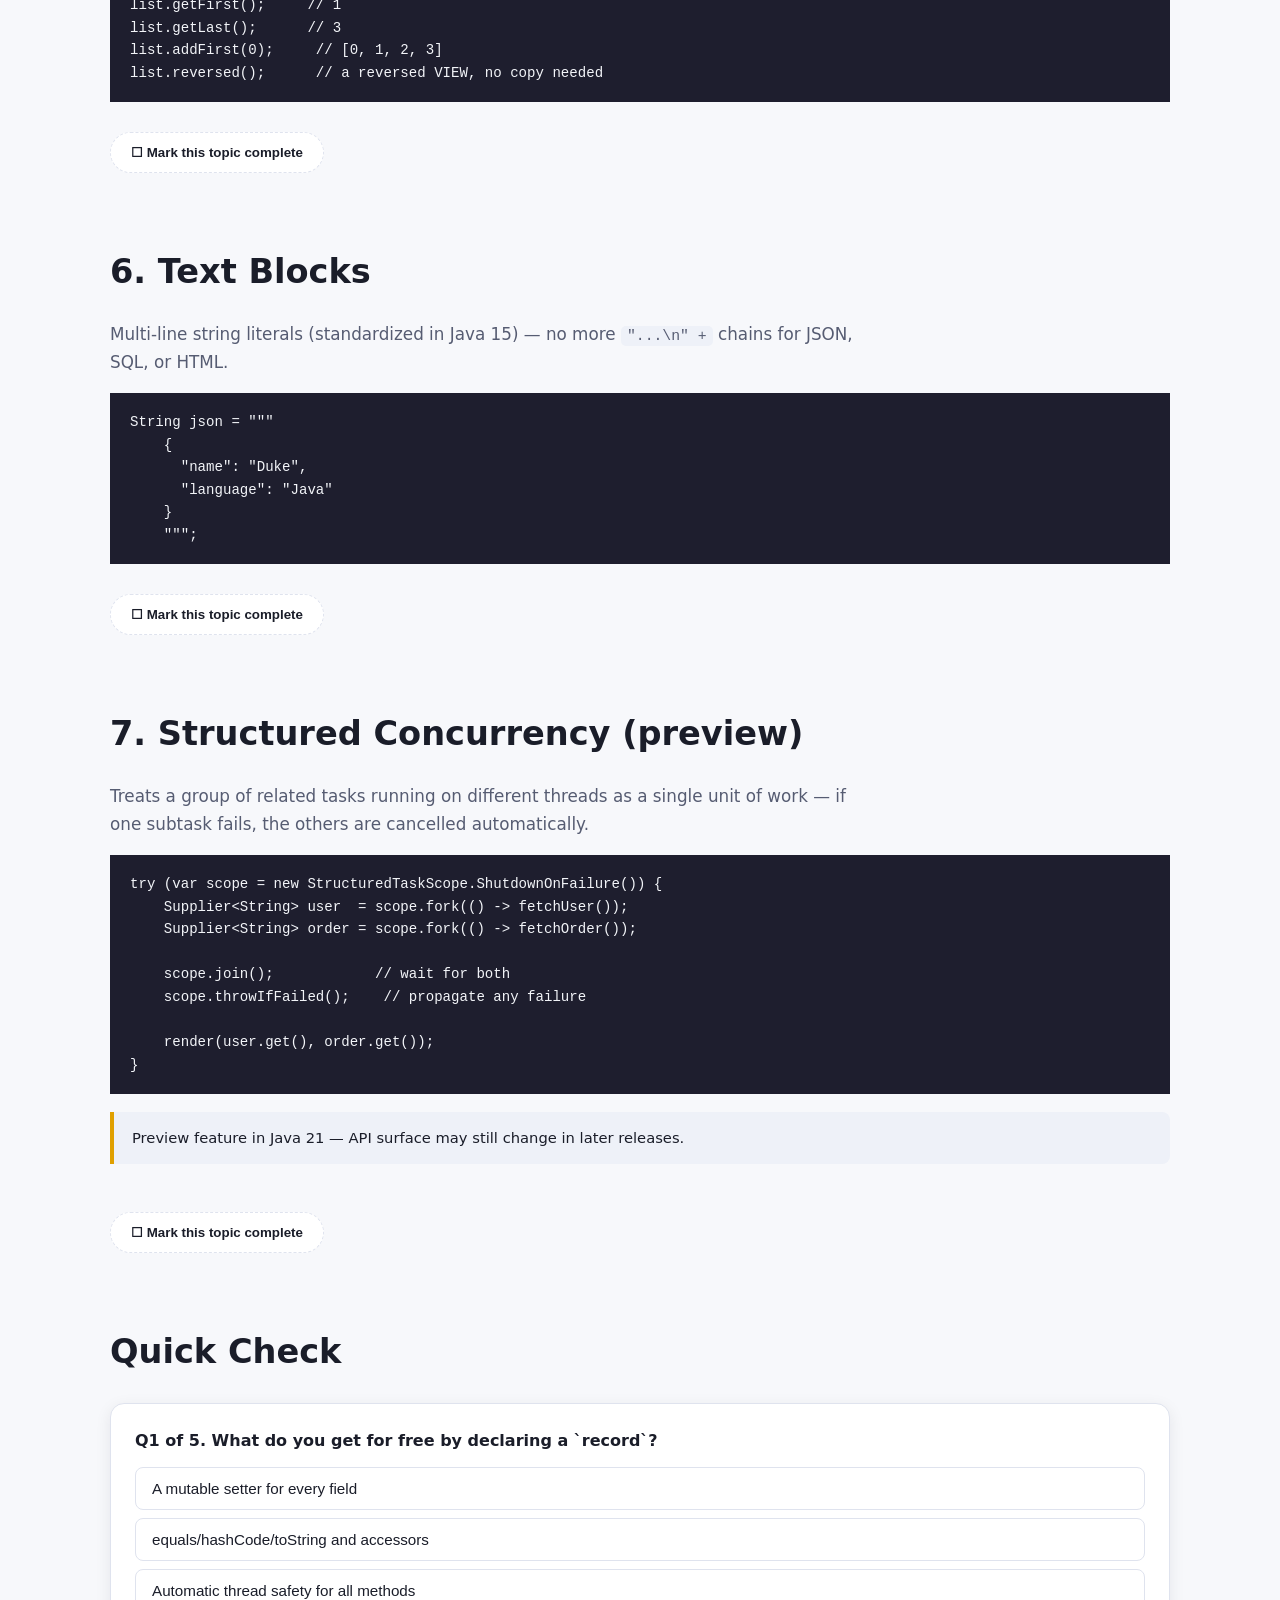
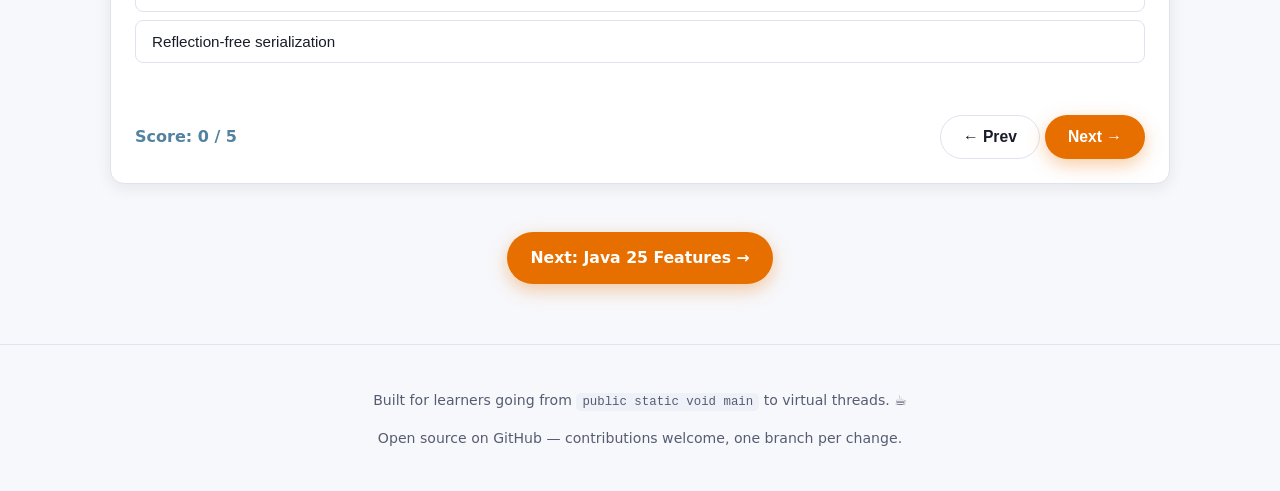
<file: java21.html>
<!DOCTYPE html>
<html lang="en">
<head>
<meta charset="UTF-8">
<meta name="viewport" content="width=device-width, initial-scale=1.0">
<title>Java 21 Features — LearnJava</title>
<meta name="description" content="Java 21: records, sealed classes, pattern matching, record patterns, virtual threads, sequenced collections.">
<link rel="icon" href="data:image/svg+xml,<svg xmlns=%22http://www.w3.org/2000/svg%22 viewBox=%220 0 100 100%22><text y=%22.9em%22 font-size=%2290%22>☕</text></svg>">
<link rel="stylesheet" href="css/style.css">
</head>
<body>
<div id="site-header"></div>

<header class="hero" style="padding-bottom:10px;">
  <div class="container">
    <span class="hero-badge">2023 · LTS</span>
    <h1>Java 21 Features</h1>
    <p class="lead">Records, sealed hierarchies, and pattern matching finally click together — plus virtual threads, which change how you think about concurrency entirely.</p>
  </div>
</header>

<main class="container">

  <section class="topic reveal-up" id="records">
    <h2>1. Records (Java 16+, everywhere by 21)</h2>
    <p class="section-lead">A record is an immutable data carrier: constructor, accessors, <code>equals</code>/<code>hashCode</code>/<code>toString</code> generated for you.</p>
    <div class="code-tabs">
      <div class="code-tab-bar">
        <button class="code-tab-btn active">Before: a POJO</button>
        <button class="code-tab-btn">With a record</button>
      </div>
      <div class="code-tab-panel active"><pre><code>final class Point {
    private final int x, y;
    Point(int x, int y) { this.x = x; this.y = y; }
    int x() { return x; }
    int y() { return y; }
    @Override public boolean equals(Object o) { /* ~10 lines */ }
    @Override public int hashCode() { /* ... */ }
    @Override public String toString() { /* ... */ }
}</code></pre></div>
      <div class="code-tab-panel"><pre><code>record Point(int x, int y) { }

Point p = new Point(3, 4);
System.out.println(p);        // Point[x=3, y=4]
System.out.println(p.x());    // 3
<button class="run-btn" data-target="out-record">▶ Run</button></code></pre>
        <div class="console-output" id="out-record" data-output="Point[x=3, y=4]
3" style="display:none;"></div>
      </div>
    </div>
    <button class="mark-complete" data-section="java21-1">☐ Mark this topic complete</button>
  </section>

  <section class="topic reveal-up" id="sealed">
    <h2>2. Sealed Classes &amp; Interfaces</h2>
    <p class="section-lead">A sealed type declares exactly which classes may extend/implement it — giving the compiler (and your pattern matches) a closed, exhaustive set of cases.</p>
    <pre><code>sealed interface Shape permits Circle, Square, Triangle { }

record Circle(double radius) implements Shape { }
record Square(double side) implements Shape { }
record Triangle(double base, double height) implements Shape { }</code></pre>
    <button class="mark-complete" data-section="java21-2">☐ Mark this topic complete</button>
  </section>

  <section class="topic reveal-up" id="pattern-matching">
    <h2>3. Pattern Matching for <code>switch</code> &amp; Record Patterns</h2>
    <p class="section-lead">Combine a sealed hierarchy with pattern matching and the compiler can verify every case is handled — no <code>default</code> needed.</p>
    <pre><code>double area = switch (shape) {
    case Circle c -> Math.PI * c.radius() * c.radius();
    case Square s -> s.side() * s.side();
    case Triangle t -> 0.5 * t.base() * t.height();
    // no default needed — Shape is sealed and every case is covered
};

// Record patterns (Java 21): destructure directly in the case label
String describe(Object obj) {
    return switch (obj) {
        case Circle(double r) when r > 10 -> "Big circle, r=" + r;
        case Circle(double r) -> "Circle, r=" + r;
        case null -> "Nothing here";
        default -> "Some other shape";
    };
}
<button class="run-btn" data-target="out-pattern">▶ Run</button></code></pre>
    <div class="console-output" id="out-pattern" data-output="area = 78.53981633974483
Circle, r=3.0" style="display:none;"></div>
    <button class="mark-complete" data-section="java21-3">☐ Mark this topic complete</button>
  </section>

  <section class="topic reveal-up" id="virtual-threads">
    <h2>4. Virtual Threads (Project Loom)</h2>
    <p class="section-lead">Platform threads are expensive (each wraps an OS thread, ~1MB stack). Virtual threads are cheap, JVM-managed threads — you can spin up <strong>millions</strong> of them, one per request, with plain blocking-style code.</p>

    <div class="diagram" style="flex-direction:column; align-items:stretch;">
      <div class="thread-lane"><span style="width:130px;">Platform thread</span><div class="thread-track"><div class="thread-dot"></div></div><small>heavy, OS-scheduled</small></div>
      <div class="thread-lane"><span style="width:130px;">Virtual thread</span><div class="thread-track"><div class="thread-dot virtual"></div></div><small>light, JVM-scheduled onto a small pool of carrier threads</small></div>
    </div>

    <div class="code-tabs">
      <div class="code-tab-bar">
        <button class="code-tab-btn active">Platform thread pool</button>
        <button class="code-tab-btn">Virtual threads</button>
      </div>
      <div class="code-tab-panel active"><pre><code>ExecutorService pool = Executors.newFixedThreadPool(200);
for (int i = 0; i < 10_000; i++) {
    pool.submit(() -> handleRequest());   // queues once threads run out
}</code></pre></div>
      <div class="code-tab-panel"><pre><code>try (ExecutorService vExec = Executors.newVirtualThreadPerTaskExecutor()) {
    for (int i = 0; i < 10_000; i++) {
        vExec.submit(() -> handleRequest()); // one virtual thread each — cheap
    }
} // waits for all tasks on close</code></pre></div>
    </div>
    <div class="note tip"><strong>Mental model:</strong> virtual threads don't make CPU-bound code faster — they remove the cost of <em>blocking</em> (I/O waits) so a server can handle far more concurrent connections with ordinary, readable, blocking-style code instead of reactive/async chains.</div>
    <button class="mark-complete" data-section="java21-4">☐ Mark this topic complete</button>
  </section>

  <section class="topic reveal-up" id="sequenced">
    <h2>5. Sequenced Collections</h2>
    <p class="section-lead">A new <code>SequencedCollection</code>/<code>SequencedMap</code> interface family gives every ordered collection a consistent way to reach both ends.</p>
    <pre><code>List&lt;Integer&gt; list = new ArrayList&lt;&gt;(List.of(1, 2, 3));
list.getFirst();     // 1
list.getLast();      // 3
list.addFirst(0);     // [0, 1, 2, 3]
list.reversed();      // a reversed VIEW, no copy needed</code></pre>
    <button class="mark-complete" data-section="java21-5">☐ Mark this topic complete</button>
  </section>

  <section class="topic reveal-up" id="text-blocks">
    <h2>6. Text Blocks</h2>
    <p class="section-lead">Multi-line string literals (standardized in Java 15) — no more <code>"...\n" +</code> chains for JSON, SQL, or HTML.</p>
    <pre><code>String json = """
    {
      "name": "Duke",
      "language": "Java"
    }
    """;</code></pre>
    <button class="mark-complete" data-section="java21-6">☐ Mark this topic complete</button>
  </section>

  <section class="topic reveal-up" id="structured-concurrency">
    <h2>7. Structured Concurrency (preview)</h2>
    <p class="section-lead">Treats a group of related tasks running on different threads as a single unit of work — if one subtask fails, the others are cancelled automatically.</p>
    <pre><code>try (var scope = new StructuredTaskScope.ShutdownOnFailure()) {
    Supplier&lt;String&gt; user  = scope.fork(() -> fetchUser());
    Supplier&lt;String&gt; order = scope.fork(() -> fetchOrder());

    scope.join();            // wait for both
    scope.throwIfFailed();    // propagate any failure

    render(user.get(), order.get());
}</code></pre>
    <div class="note warn">Preview feature in Java 21 — API surface may still change in later releases.</div>
    <button class="mark-complete" data-section="java21-7">☐ Mark this topic complete</button>
  </section>

  <section class="topic reveal-up" id="quiz">
    <h2>Quick Check</h2>
    <div class="quiz-box" id="java21Quiz"></div>
  </section>

  <div class="hero-cta" style="margin:40px 0;">
    <a href="java25.html" class="btn btn-primary">Next: Java 25 Features →</a>
  </div>

</main>

<div id="site-footer"></div>

<script>
const QUIZ_DATA = [
  { q: "What do you get for free by declaring a `record`?", options: ["A mutable setter for every field", "equals/hashCode/toString and accessors", "Automatic thread safety for all methods", "Reflection-free serialization"], correct: 1,
    explain: "Records auto-generate a canonical constructor, accessors, equals, hashCode, and toString." },
  { q: "What does a `sealed` interface let the compiler do that a normal interface can't?", options: ["Make methods private", "Verify a switch over its permitted subtypes is exhaustive", "Add default methods", "Skip implementing methods"], correct: 1,
    explain: "Because the compiler knows every permitted subtype, a switch with a case per subtype needs no default." },
  { q: "Virtual threads primarily help with...", options: ["Making CPU-bound math faster", "Reducing the cost of thread blocking during I/O, enabling huge concurrency", "Replacing the garbage collector", "Compiling code faster"], correct: 1,
    explain: "Virtual threads are cheap to block/unblock, letting simple blocking code scale to huge numbers of concurrent I/O-bound tasks." },
  { q: "Which method does `SequencedCollection` add to every List?", options: [".first() only", ".getFirst() / .getLast() / .reversed()", ".sort() only", "Nothing — it's Set-only"], correct: 1,
    explain: "SequencedCollection standardizes getFirst/getLast/addFirst/addLast/reversed across Lists, Deques, and LinkedHashSet." },
  { q: "In `case Circle(double r) when r > 10 ->`, what is the `when` clause?", options: ["A syntax error", "A guard condition refining the pattern match", "A loop", "A comment"], correct: 1,
    explain: "Guarded patterns add a boolean condition on top of a type/record pattern match." },
];
</script>
<script src="js/quiz.js"></script>
<script src="js/main.js"></script>
<script>document.addEventListener("DOMContentLoaded", () => buildQuiz("java21Quiz", QUIZ_DATA));</script>
</body>
</html>
</file>
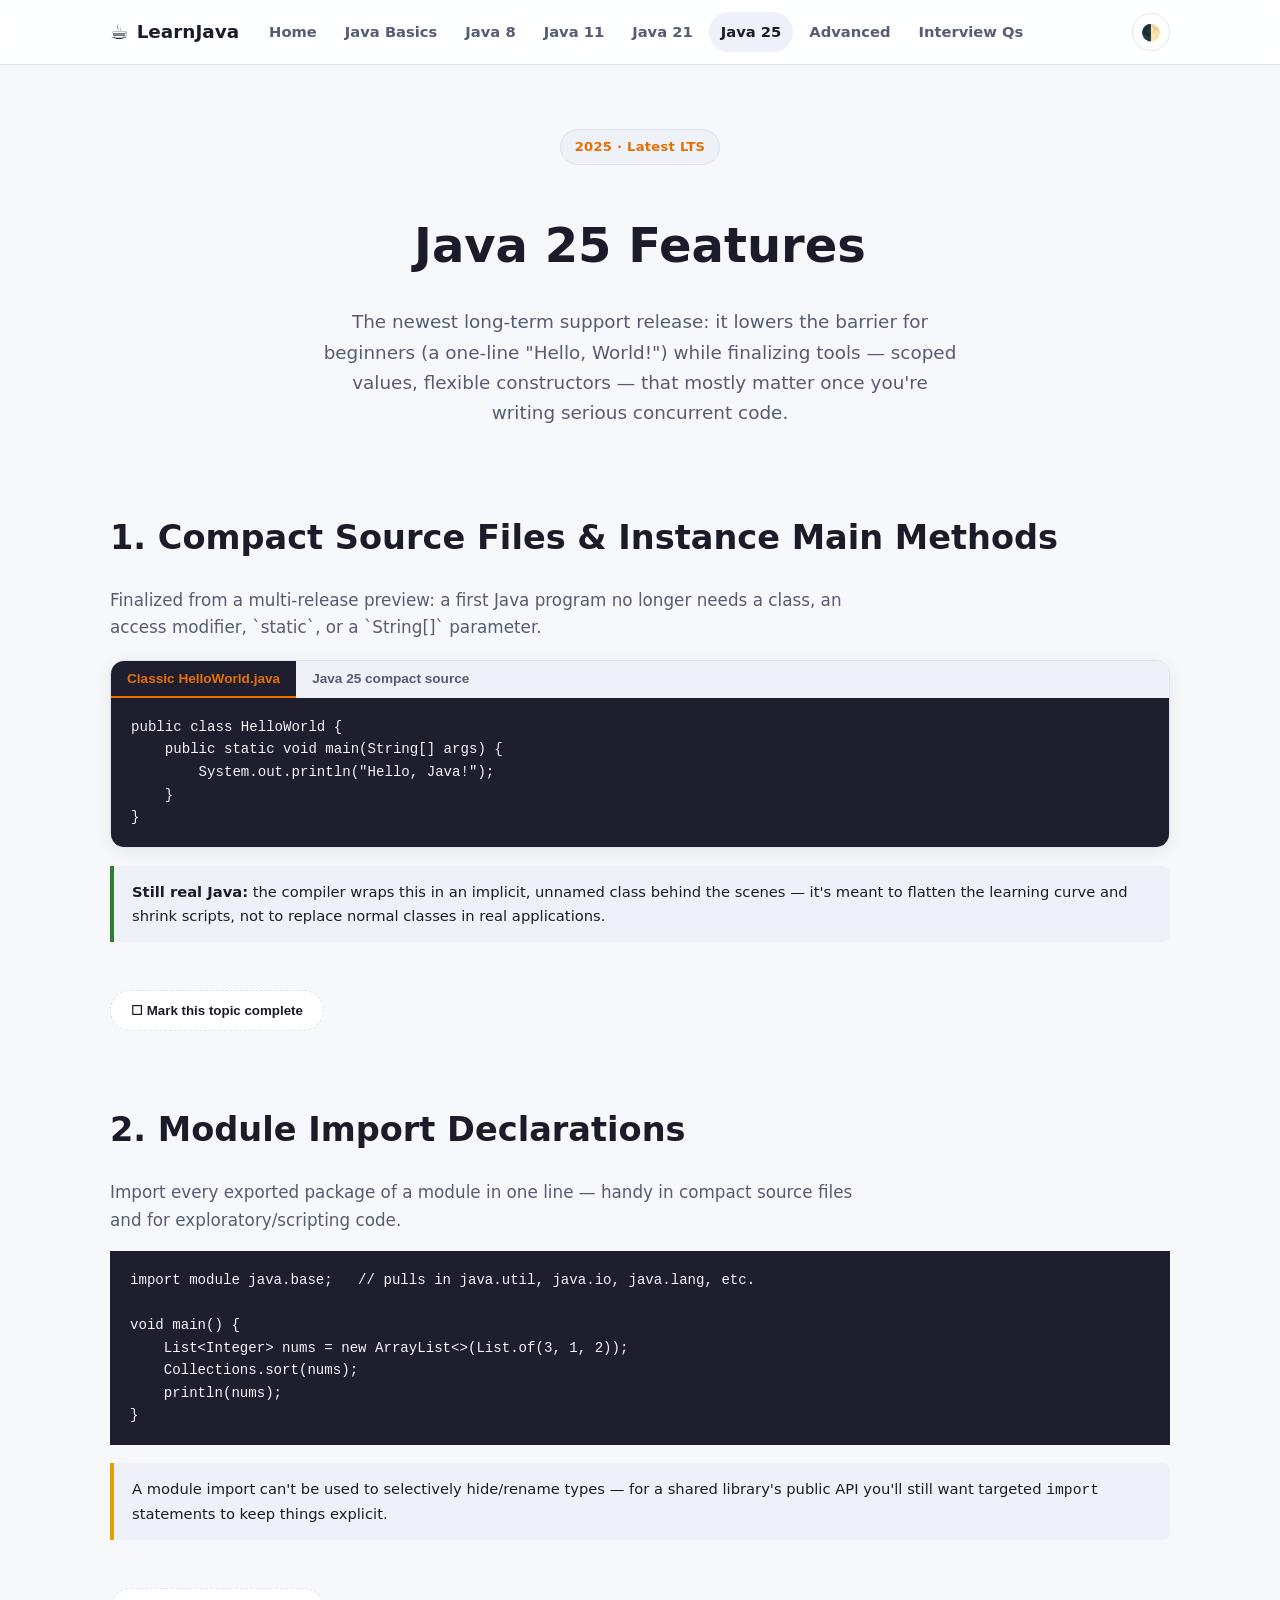
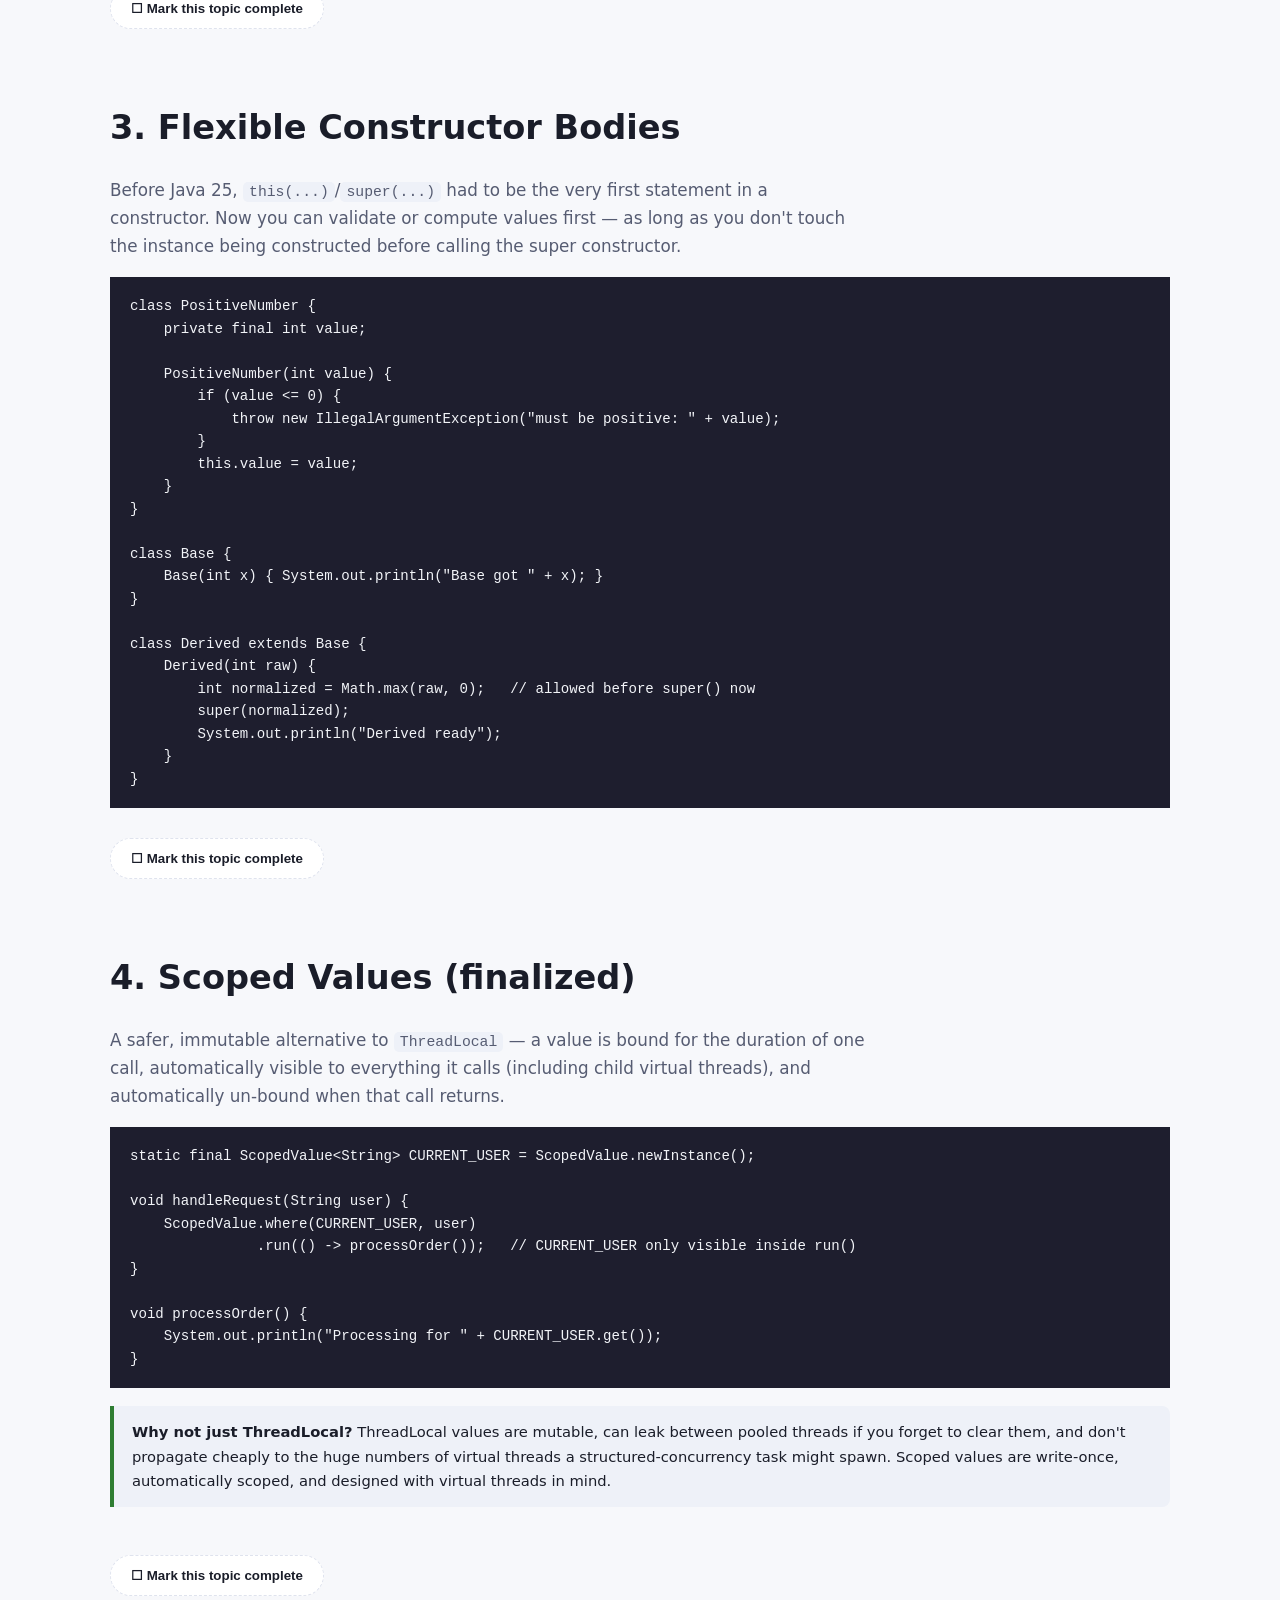
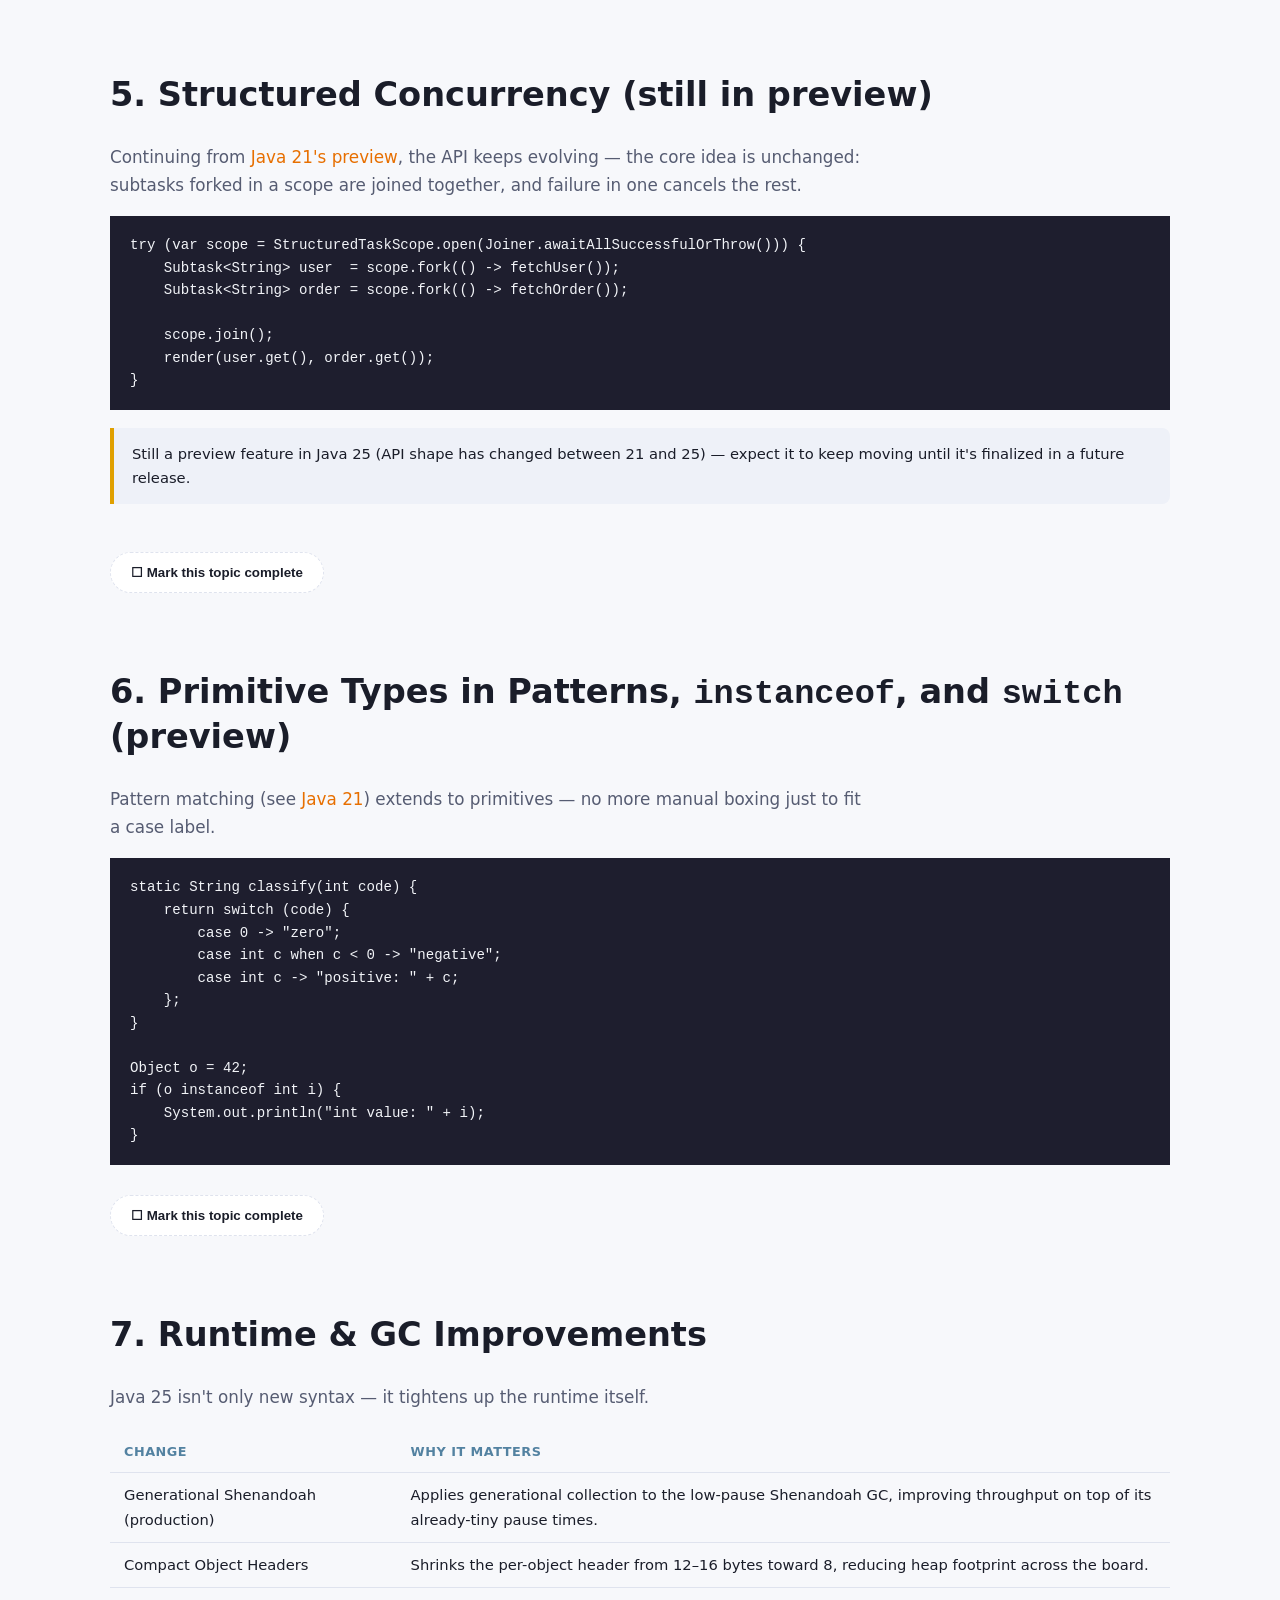
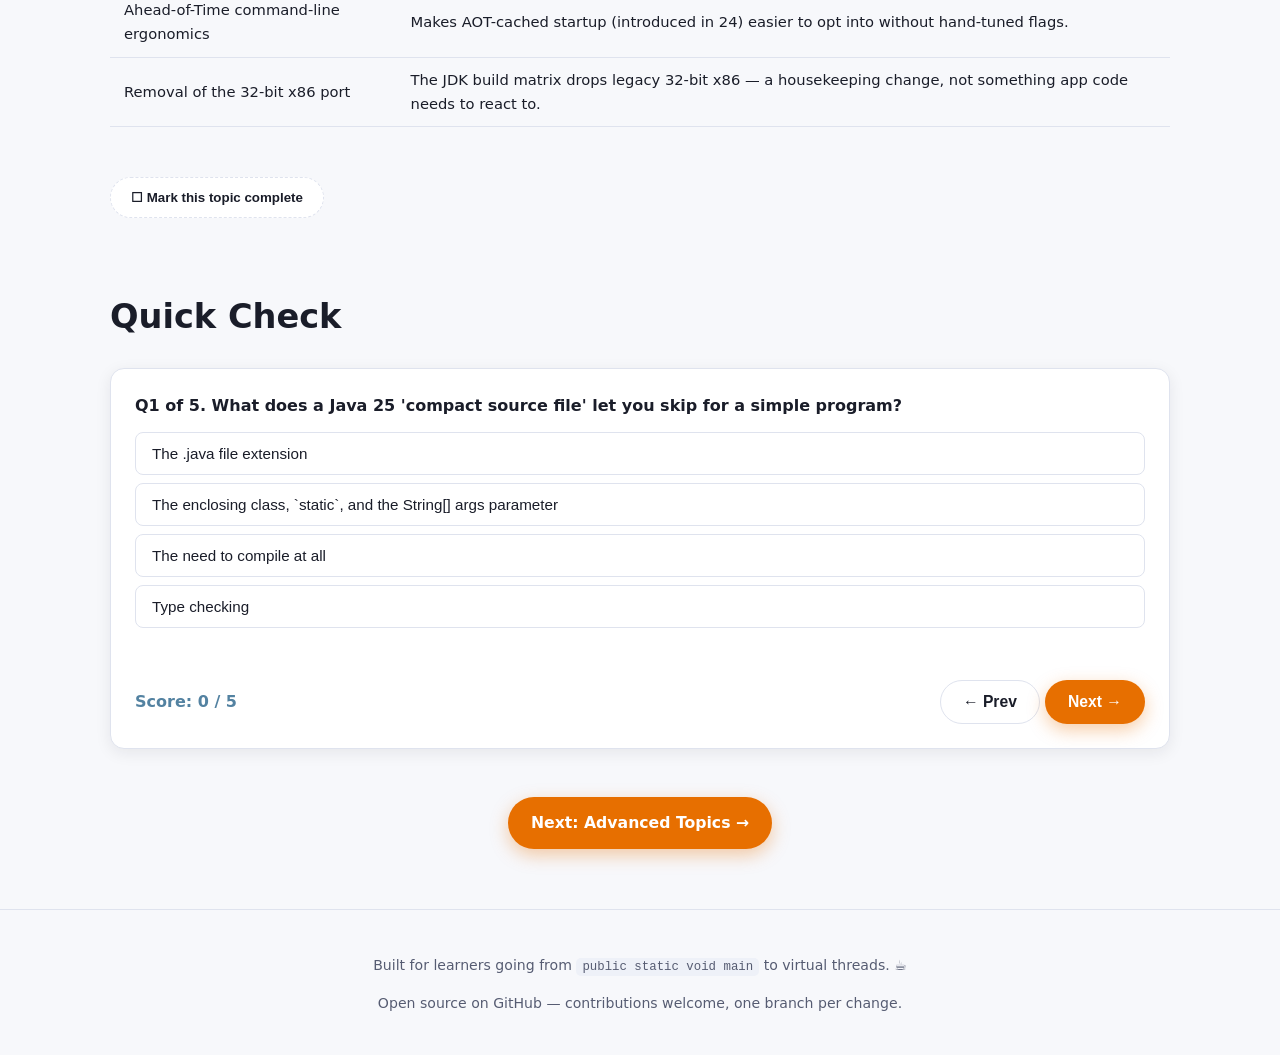
<file: java25.html>
<!DOCTYPE html>
<html lang="en">
<head>
<meta charset="UTF-8">
<meta name="viewport" content="width=device-width, initial-scale=1.0">
<title>Java 25 Features — LearnJava</title>
<meta name="description" content="Java 25: compact source files, module imports, flexible constructor bodies, scoped values, structured concurrency, primitive type patterns, and Generational Shenandoah.">
<link rel="icon" href="data:image/svg+xml,<svg xmlns=%22http://www.w3.org/2000/svg%22 viewBox=%220 0 100 100%22><text y=%22.9em%22 font-size=%2290%22>☕</text></svg>">
<link rel="stylesheet" href="css/style.css">
</head>
<body>
<div id="site-header"></div>

<header class="hero" style="padding-bottom:10px;">
  <div class="container">
    <span class="hero-badge">2025 · Latest LTS</span>
    <h1>Java 25 Features</h1>
    <p class="lead">The newest long-term support release: it lowers the barrier for beginners (a one-line "Hello, World!") while finalizing tools — scoped values, flexible constructors — that mostly matter once you're writing serious concurrent code.</p>
  </div>
</header>

<main class="container">

  <section class="topic reveal-up" id="compact-source">
    <h2>1. Compact Source Files &amp; Instance Main Methods</h2>
    <p class="section-lead">Finalized from a multi-release preview: a first Java program no longer needs a class, an access modifier, `static`, or a `String[]` parameter.</p>

    <div class="code-tabs">
      <div class="code-tab-bar">
        <button class="code-tab-btn active">Classic HelloWorld.java</button>
        <button class="code-tab-btn">Java 25 compact source</button>
      </div>
      <div class="code-tab-panel active"><pre><code>public class HelloWorld {
    public static void main(String[] args) {
        System.out.println("Hello, Java!");
    }
}</code></pre></div>
      <div class="code-tab-panel"><pre><code>void main() {
    println("Hello, Java!");   // System.out.println is implicitly imported
}
<button class="run-btn" data-target="out-compact">▶ Run</button></code></pre>
        <div class="console-output" id="out-compact" data-output="Hello, Java!" style="display:none;"></div>
      </div>
    </div>
    <div class="note tip"><strong>Still real Java:</strong> the compiler wraps this in an implicit, unnamed class behind the scenes — it's meant to flatten the learning curve and shrink scripts, not to replace normal classes in real applications.</div>
    <button class="mark-complete" data-section="java25-1">☐ Mark this topic complete</button>
  </section>

  <section class="topic reveal-up" id="module-imports">
    <h2>2. Module Import Declarations</h2>
    <p class="section-lead">Import every exported package of a module in one line — handy in compact source files and for exploratory/scripting code.</p>
    <pre><code>import module java.base;   // pulls in java.util, java.io, java.lang, etc.

void main() {
    List&lt;Integer&gt; nums = new ArrayList&lt;&gt;(List.of(3, 1, 2));
    Collections.sort(nums);
    println(nums);
}</code></pre>
    <div class="note warn">A module import can't be used to selectively hide/rename types — for a shared library's public API you'll still want targeted <code>import</code> statements to keep things explicit.</div>
    <button class="mark-complete" data-section="java25-2">☐ Mark this topic complete</button>
  </section>

  <section class="topic reveal-up" id="flexible-constructors">
    <h2>3. Flexible Constructor Bodies</h2>
    <p class="section-lead">Before Java 25, <code>this(...)</code>/<code>super(...)</code> had to be the very first statement in a constructor. Now you can validate or compute values first — as long as you don't touch the instance being constructed before calling the super constructor.</p>
    <pre><code>class PositiveNumber {
    private final int value;

    PositiveNumber(int value) {
        if (value <= 0) {
            throw new IllegalArgumentException("must be positive: " + value);
        }
        this.value = value;
    }
}

class Base {
    Base(int x) { System.out.println("Base got " + x); }
}

class Derived extends Base {
    Derived(int raw) {
        int normalized = Math.max(raw, 0);   // allowed before super() now
        super(normalized);
        System.out.println("Derived ready");
    }
}</code></pre>
    <button class="mark-complete" data-section="java25-3">☐ Mark this topic complete</button>
  </section>

  <section class="topic reveal-up" id="scoped-values">
    <h2>4. Scoped Values (finalized)</h2>
    <p class="section-lead">A safer, immutable alternative to <code>ThreadLocal</code> — a value is bound for the duration of one call, automatically visible to everything it calls (including child virtual threads), and automatically un-bound when that call returns.</p>
    <pre><code>static final ScopedValue&lt;String&gt; CURRENT_USER = ScopedValue.newInstance();

void handleRequest(String user) {
    ScopedValue.where(CURRENT_USER, user)
               .run(() -> processOrder());   // CURRENT_USER only visible inside run()
}

void processOrder() {
    System.out.println("Processing for " + CURRENT_USER.get());
}</code></pre>
    <div class="note tip"><strong>Why not just ThreadLocal?</strong> ThreadLocal values are mutable, can leak between pooled threads if you forget to clear them, and don't propagate cheaply to the huge numbers of virtual threads a structured-concurrency task might spawn. Scoped values are write-once, automatically scoped, and designed with virtual threads in mind.</div>
    <button class="mark-complete" data-section="java25-4">☐ Mark this topic complete</button>
  </section>

  <section class="topic reveal-up" id="structured-concurrency-25">
    <h2>5. Structured Concurrency (still in preview)</h2>
    <p class="section-lead">Continuing from <a href="java21.html#structured-concurrency">Java 21's preview</a>, the API keeps evolving — the core idea is unchanged: subtasks forked in a scope are joined together, and failure in one cancels the rest.</p>
    <pre><code>try (var scope = StructuredTaskScope.open(Joiner.awaitAllSuccessfulOrThrow())) {
    Subtask&lt;String&gt; user  = scope.fork(() -> fetchUser());
    Subtask&lt;String&gt; order = scope.fork(() -> fetchOrder());

    scope.join();
    render(user.get(), order.get());
}</code></pre>
    <div class="note warn">Still a preview feature in Java 25 (API shape has changed between 21 and 25) — expect it to keep moving until it's finalized in a future release.</div>
    <button class="mark-complete" data-section="java25-5">☐ Mark this topic complete</button>
  </section>

  <section class="topic reveal-up" id="primitive-patterns">
    <h2>6. Primitive Types in Patterns, <code>instanceof</code>, and <code>switch</code> (preview)</h2>
    <p class="section-lead">Pattern matching (see <a href="java21.html#pattern-matching">Java 21</a>) extends to primitives — no more manual boxing just to fit a case label.</p>
    <pre><code>static String classify(int code) {
    return switch (code) {
        case 0 -> "zero";
        case int c when c < 0 -> "negative";
        case int c -> "positive: " + c;
    };
}

Object o = 42;
if (o instanceof int i) {
    System.out.println("int value: " + i);
}</code></pre>
    <button class="mark-complete" data-section="java25-6">☐ Mark this topic complete</button>
  </section>

  <section class="topic reveal-up" id="runtime-improvements">
    <h2>7. Runtime &amp; GC Improvements</h2>
    <p class="section-lead">Java 25 isn't only new syntax — it tightens up the runtime itself.</p>
    <table>
      <thead><tr><th>Change</th><th>Why it matters</th></tr></thead>
      <tbody>
        <tr><td>Generational Shenandoah (production)</td><td>Applies generational collection to the low-pause Shenandoah GC, improving throughput on top of its already-tiny pause times.</td></tr>
        <tr><td>Compact Object Headers</td><td>Shrinks the per-object header from 12–16 bytes toward 8, reducing heap footprint across the board.</td></tr>
        <tr><td>Ahead-of-Time command-line ergonomics</td><td>Makes AOT-cached startup (introduced in 24) easier to opt into without hand-tuned flags.</td></tr>
        <tr><td>Removal of the 32-bit x86 port</td><td>The JDK build matrix drops legacy 32-bit x86 — a housekeeping change, not something app code needs to react to.</td></tr>
      </tbody>
    </table>
    <button class="mark-complete" data-section="java25-7">☐ Mark this topic complete</button>
  </section>

  <section class="topic reveal-up" id="quiz">
    <h2>Quick Check</h2>
    <div class="quiz-box" id="java25Quiz"></div>
  </section>

  <div class="hero-cta" style="margin:40px 0;">
    <a href="advanced.html" class="btn btn-primary">Next: Advanced Topics →</a>
  </div>

</main>

<div id="site-footer"></div>

<script>
const QUIZ_DATA = [
  { q: "What does a Java 25 'compact source file' let you skip for a simple program?", options: ["The .java file extension", "The enclosing class, `static`, and the String[] args parameter", "The need to compile at all", "Type checking"], correct: 1,
    explain: "void main() { ... } compiles fine — the compiler supplies an implicit class behind the scenes." },
  { q: "What must still come before a `super(...)` call in a flexible constructor body?", options: ["Nothing may come before it, ever", "Only comments", "Statements that don't reference the instance being constructed (`this`)", "Only static field reads"], correct: 2,
    explain: "You can validate arguments or compute values first, but you can't touch `this` before the superclass is constructed." },
  { q: "Scoped values are best described as...", options: ["A faster HashMap", "An immutable, automatically-scoped alternative to ThreadLocal", "A new collection type", "A replacement for records"], correct: 1,
    explain: "A scoped value is bound for one call (including to child virtual threads it spawns) and unbinds automatically when that call returns." },
  { q: "In Java 25, `case int c when c < 0 ->` inside a switch is an example of...", options: ["A syntax error", "Pattern matching extended to primitive types (preview)", "An array pattern", "A record pattern"], correct: 1,
    explain: "Primitive type patterns let switch/instanceof match directly against primitives, guarded by a `when` clause." },
  { q: "What is Generational Shenandoah?", options: ["A new programming language feature", "Applying generational collection to the low-pause-time Shenandoah GC", "A build tool", "A deprecated API"], correct: 1,
    explain: "It combines Shenandoah's very low pause times with the throughput benefits of generational collection." },
];
</script>
<script src="js/quiz.js"></script>
<script src="js/main.js"></script>
<script>document.addEventListener("DOMContentLoaded", () => buildQuiz("java25Quiz", QUIZ_DATA));</script>
</body>
</html>
</file>
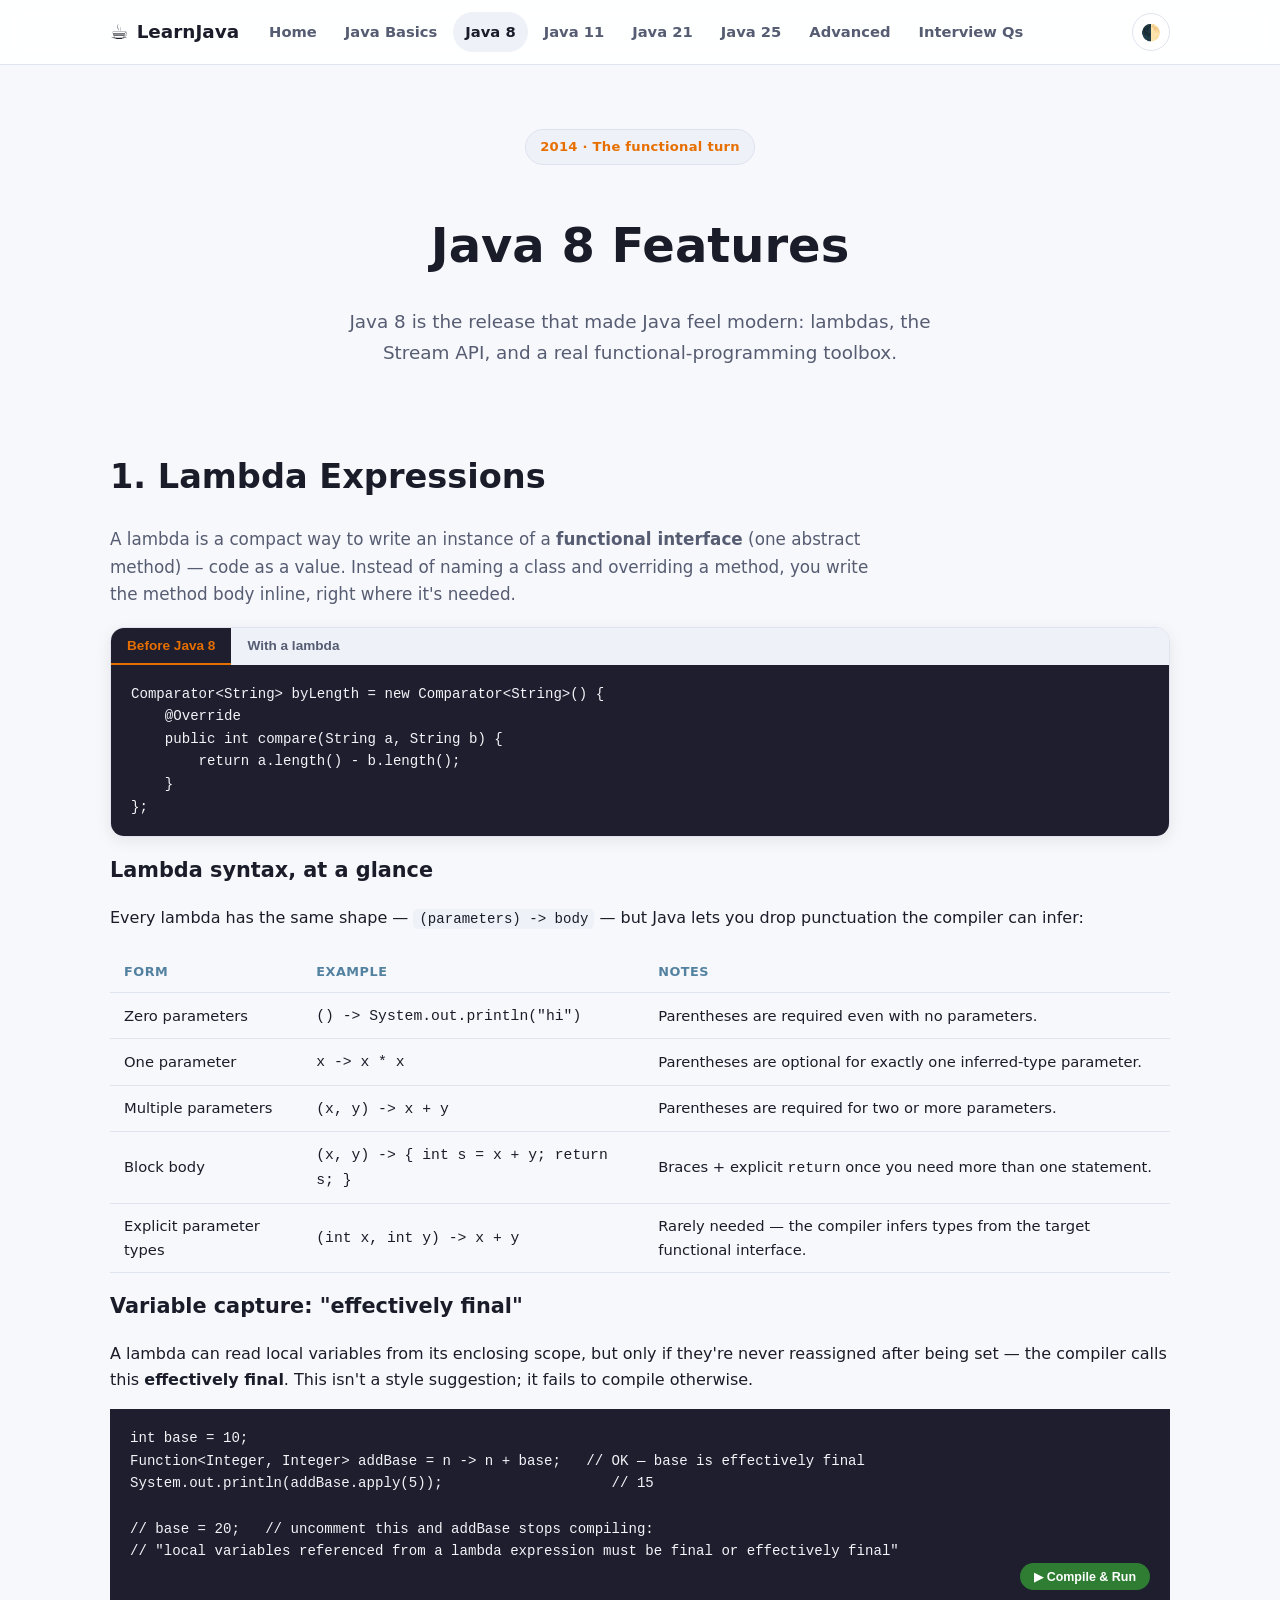
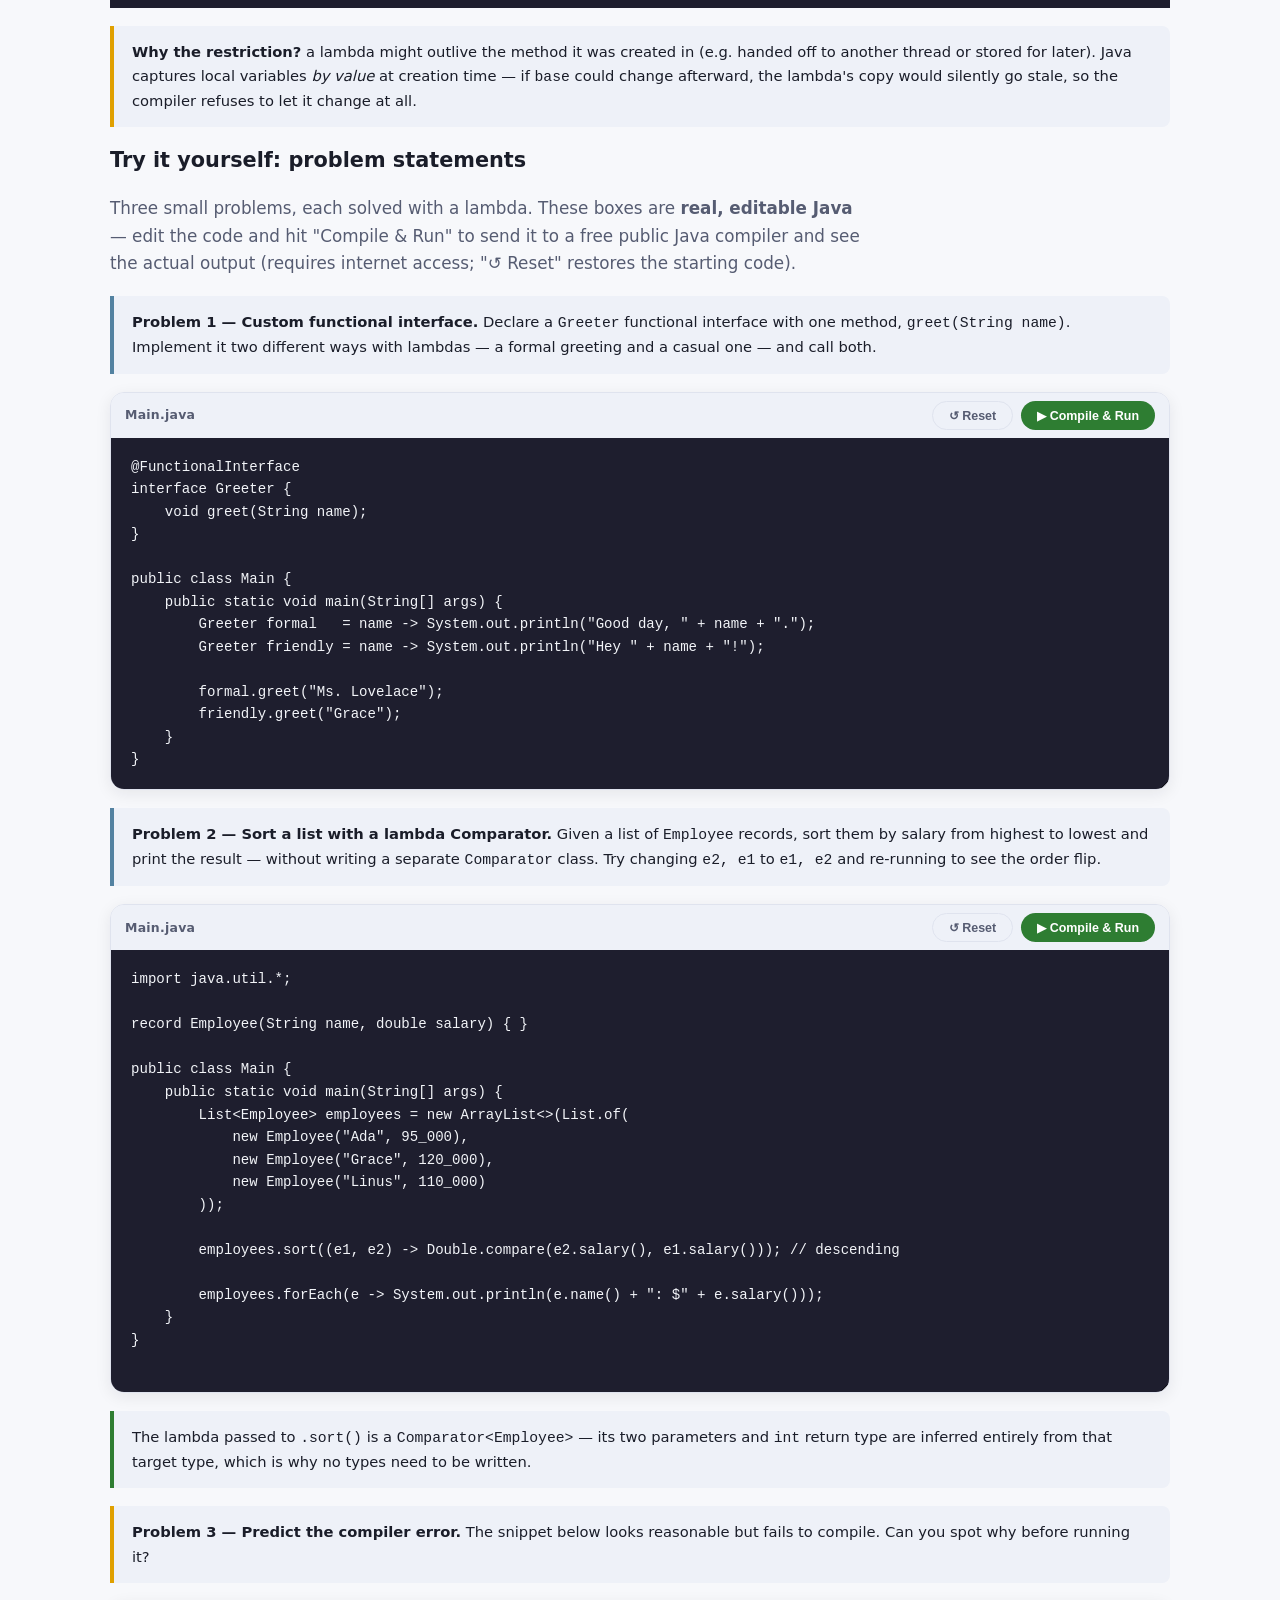
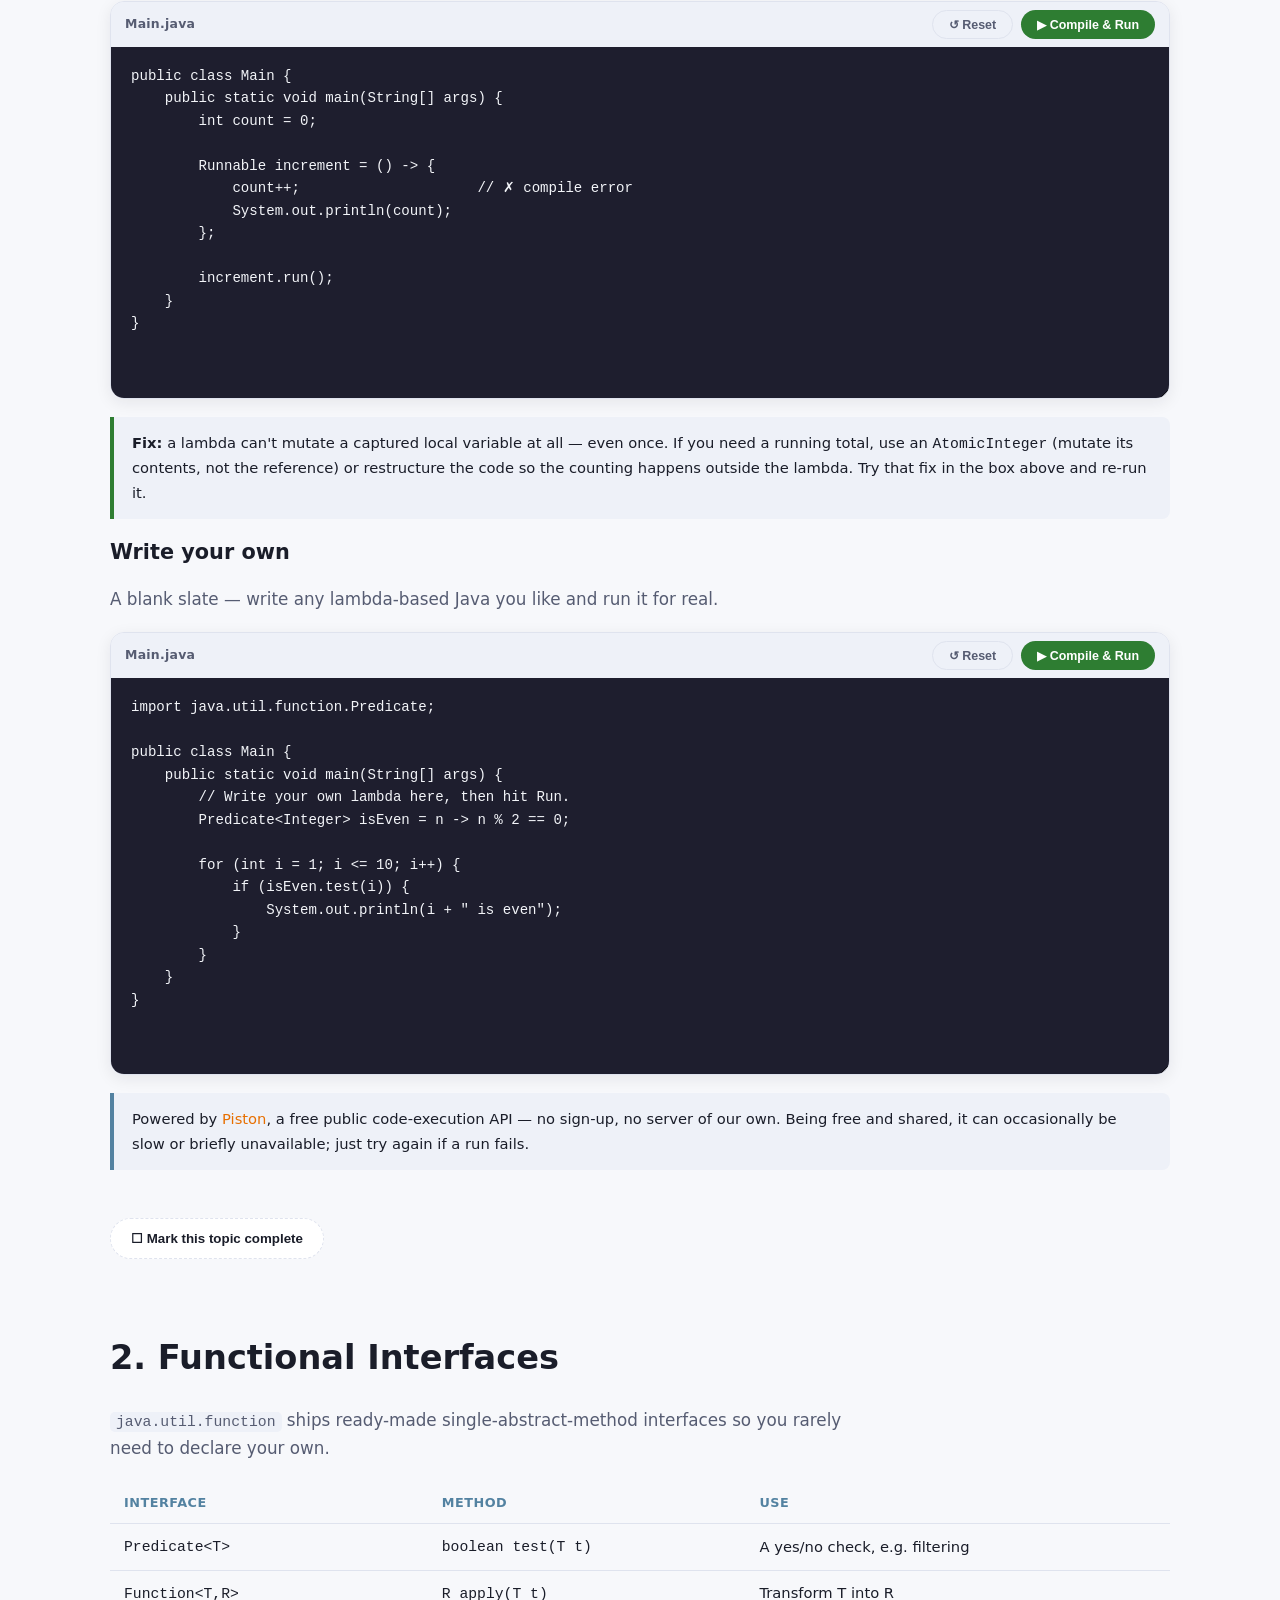
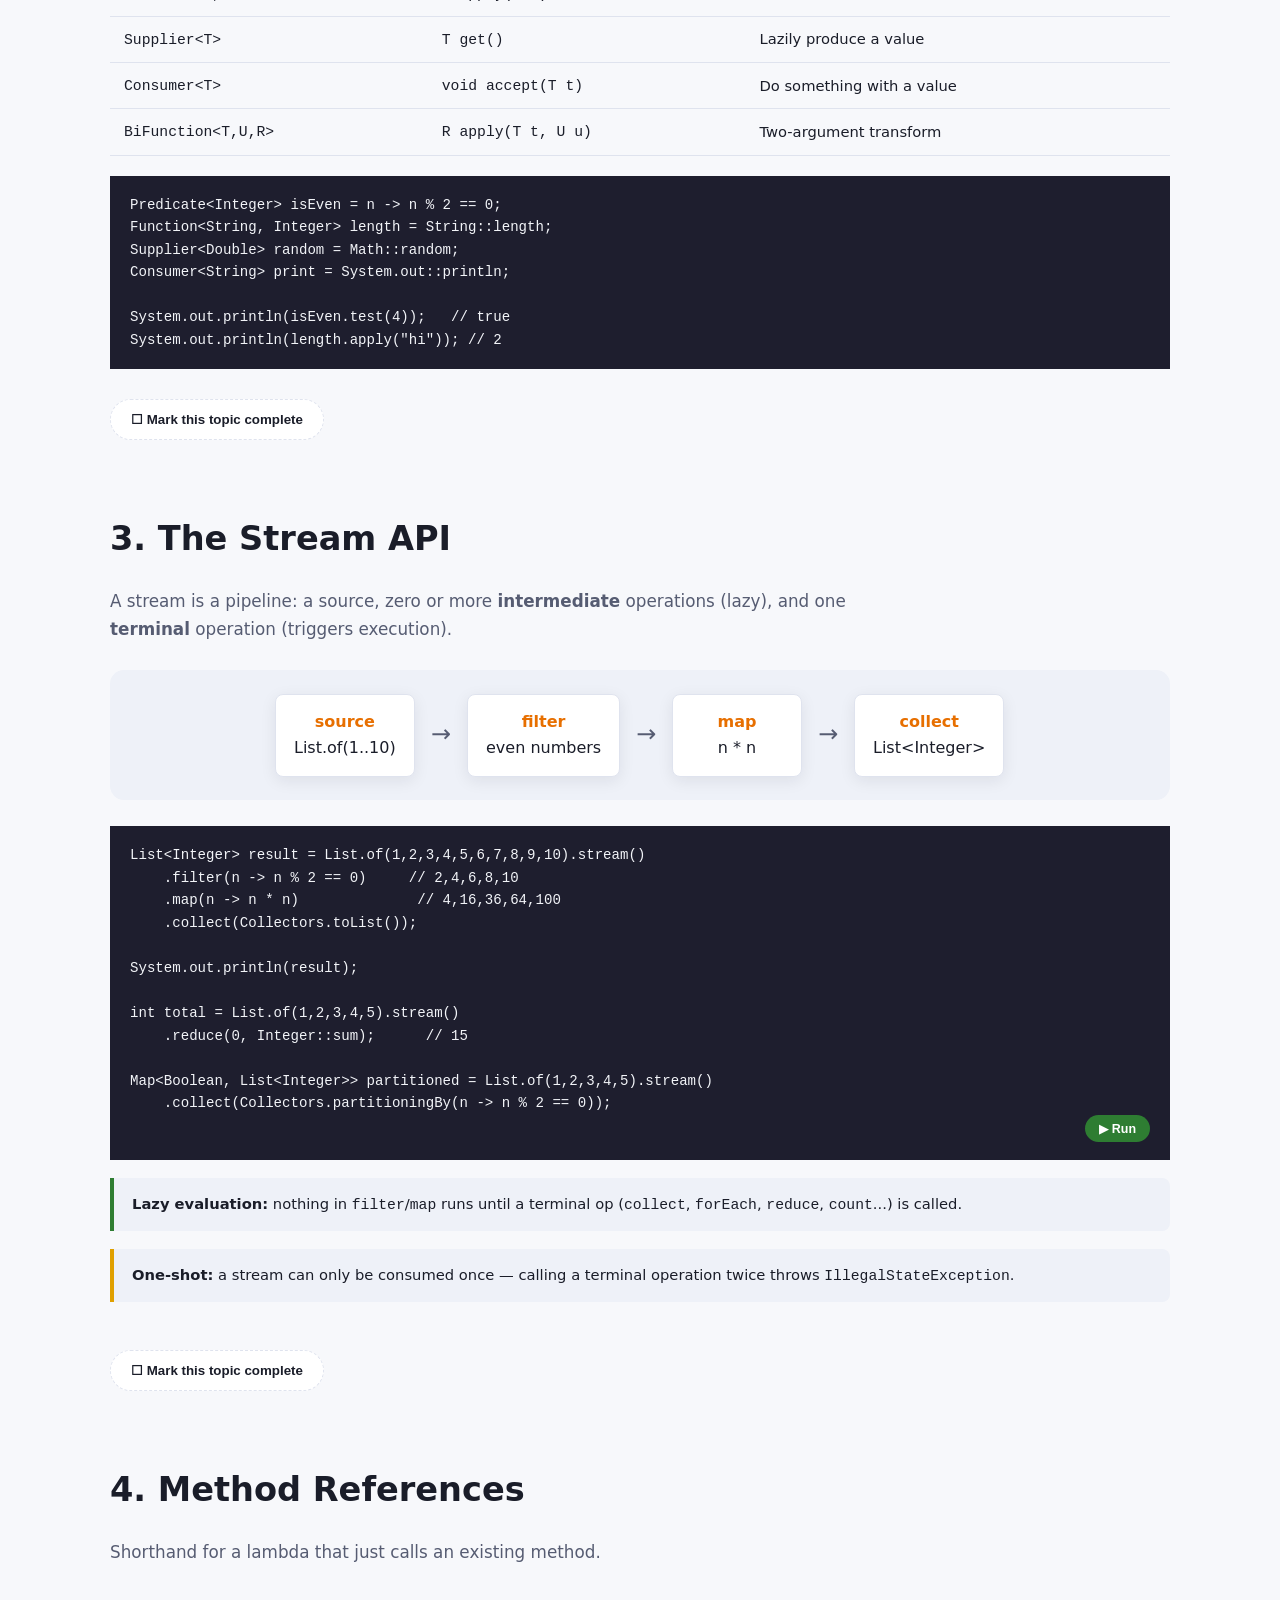
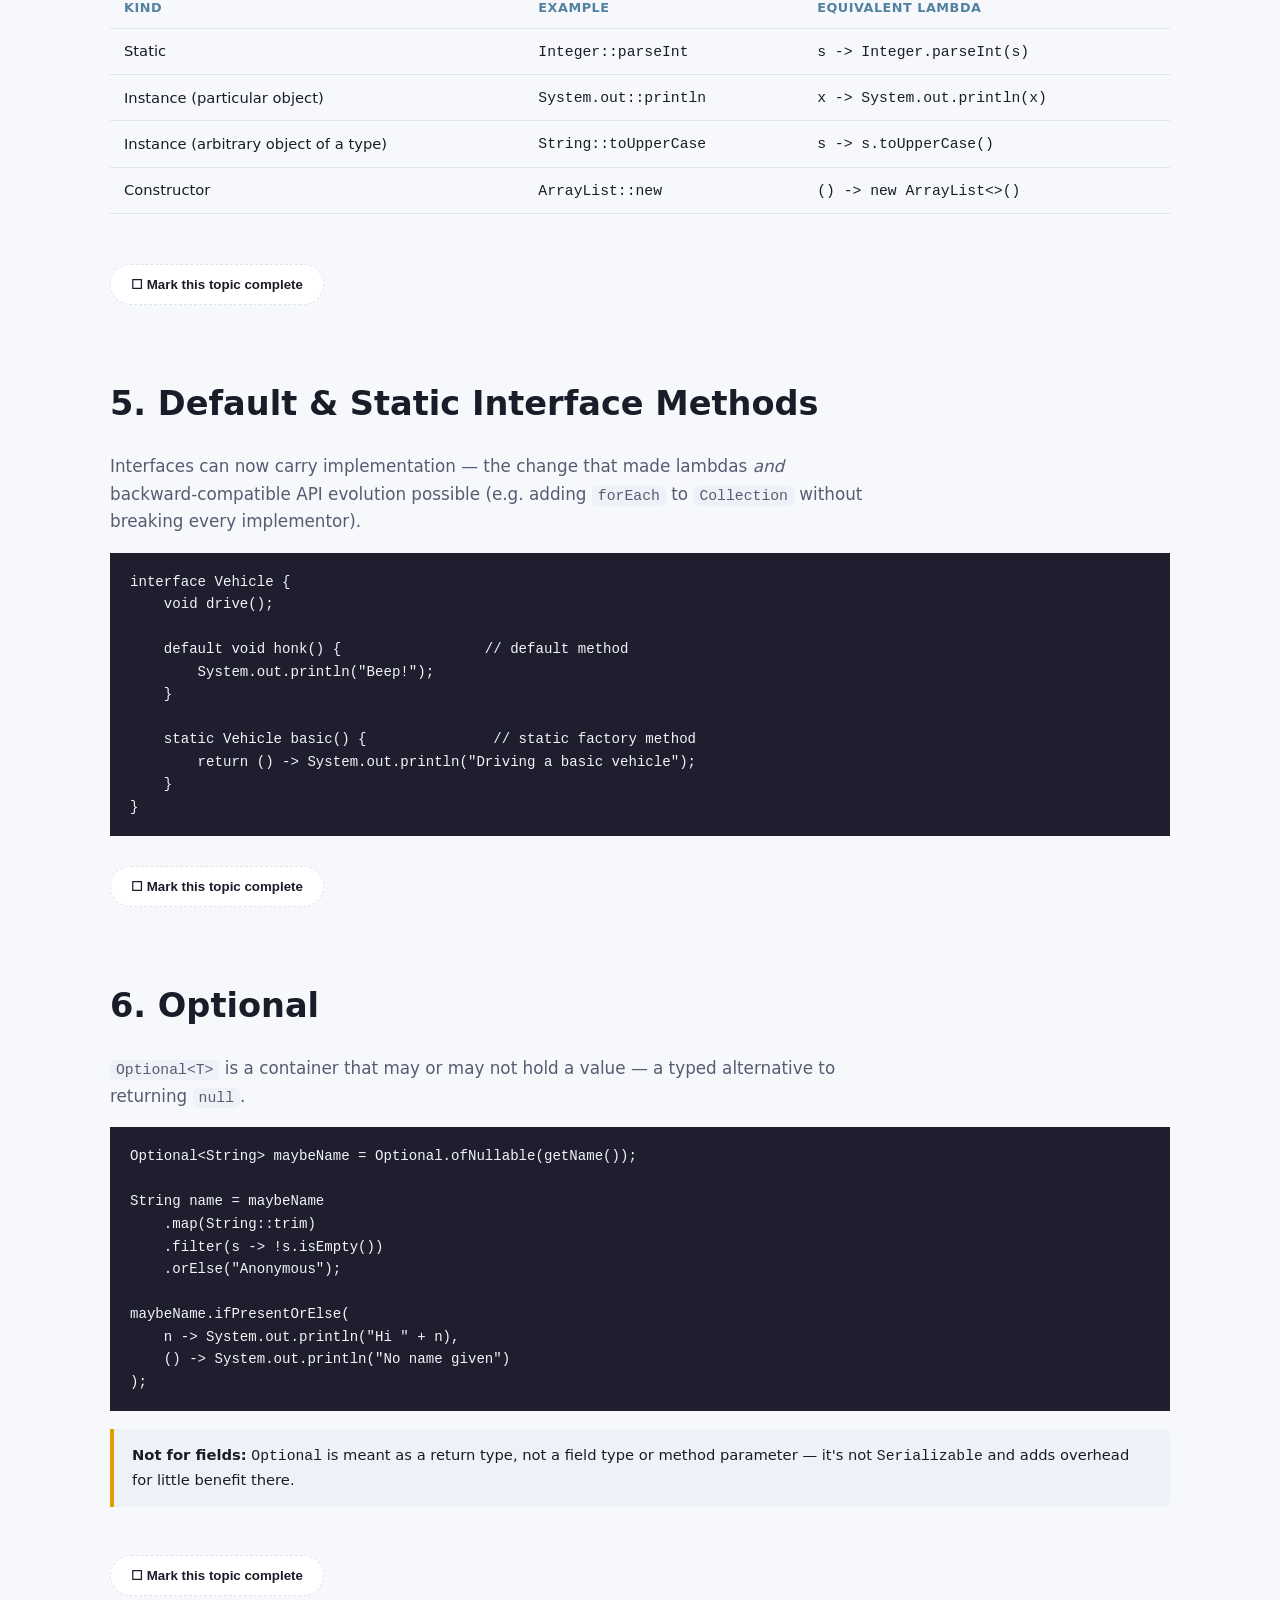
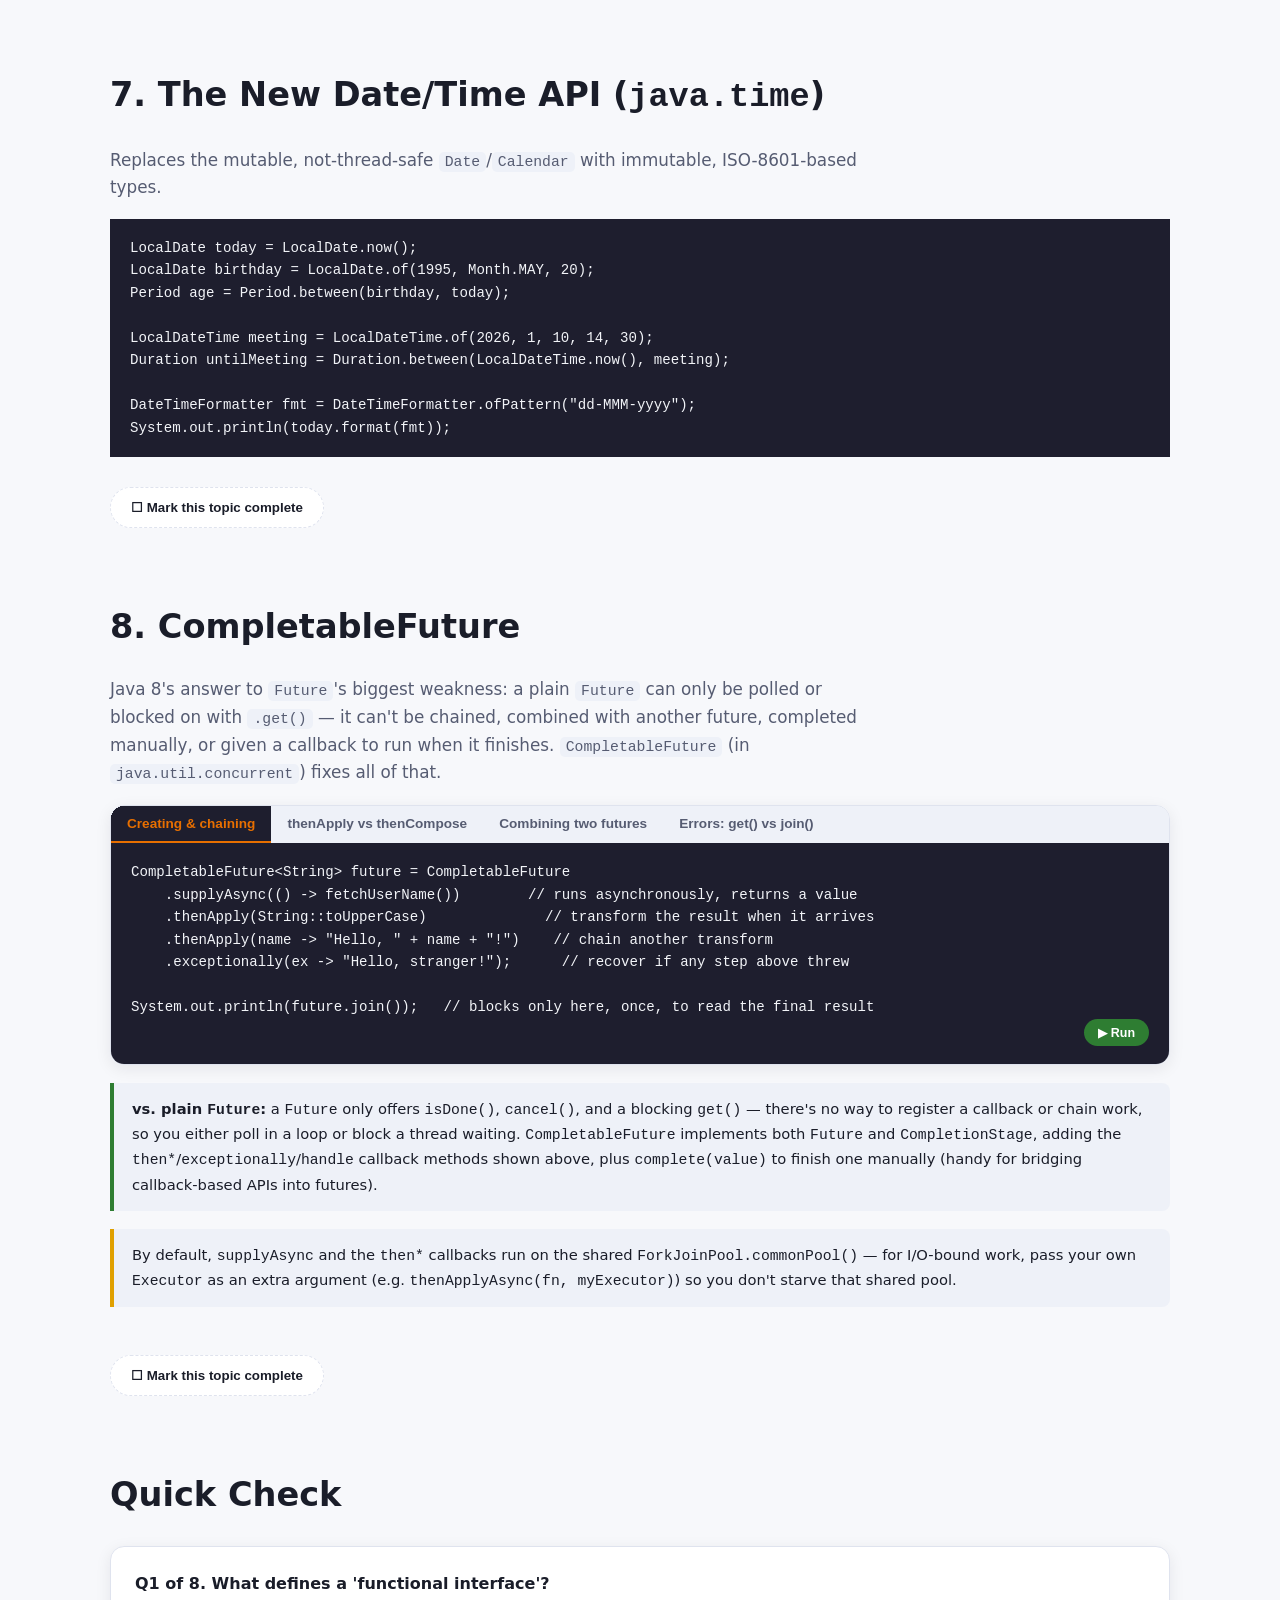
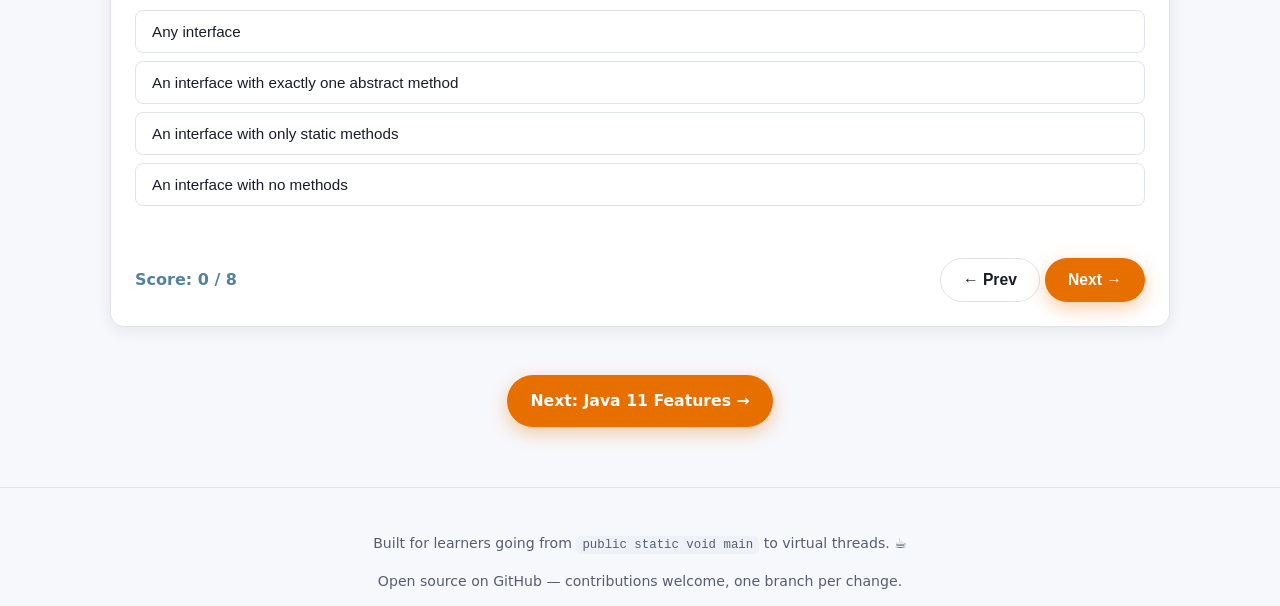
<file: java8.html>
<!DOCTYPE html>
<html lang="en">
<head>
<meta charset="UTF-8">
<meta name="viewport" content="width=device-width, initial-scale=1.0">
<title>Java 8 Features — LearnJava</title>
<meta name="description" content="Java 8: lambdas, functional interfaces, Streams, method references, Optional, and java.time.">
<link rel="icon" href="data:image/svg+xml,<svg xmlns=%22http://www.w3.org/2000/svg%22 viewBox=%220 0 100 100%22><text y=%22.9em%22 font-size=%2290%22>☕</text></svg>">
<link rel="stylesheet" href="css/style.css">
</head>
<body>
<div id="site-header"></div>

<header class="hero" style="padding-bottom:10px;">
  <div class="container">
    <span class="hero-badge">2014 · The functional turn</span>
    <h1>Java 8 Features</h1>
    <p class="lead">Java 8 is the release that made Java feel modern: lambdas, the Stream API, and a real functional-programming toolbox.</p>
  </div>
</header>

<main class="container">

  <section class="topic reveal-up" id="lambdas">
    <h2>1. Lambda Expressions</h2>
    <p class="section-lead">A lambda is a compact way to write an instance of a <strong>functional interface</strong> (one abstract method) — code as a value. Instead of naming a class and overriding a method, you write the method body inline, right where it's needed.</p>

    <div class="code-tabs">
      <div class="code-tab-bar">
        <button class="code-tab-btn active">Before Java 8</button>
        <button class="code-tab-btn">With a lambda</button>
      </div>
      <div class="code-tab-panel active"><pre><code>Comparator&lt;String&gt; byLength = new Comparator&lt;String&gt;() {
    @Override
    public int compare(String a, String b) {
        return a.length() - b.length();
    }
};</code></pre></div>
      <div class="code-tab-panel"><pre><code>Comparator&lt;String&gt; byLength = (a, b) -> a.length() - b.length();

Runnable task = () -> System.out.println("Running!");
task.run();

BinaryOperator&lt;Integer&gt; sum = (x, y) -> x + y;
System.out.println("sum(2, 3) = " + sum.apply(2, 3));
<button class="run-btn" data-target="out-lambda">▶ Run</button></code></pre>
        <div class="console-output" id="out-lambda" data-output="Running!
sum(2, 3) = 5" style="display:none;"></div>
      </div>
    </div>

    <h3>Lambda syntax, at a glance</h3>
    <p>Every lambda has the same shape — <code>(parameters) -> body</code> — but Java lets you drop punctuation the compiler can infer:</p>
    <table>
      <thead><tr><th>Form</th><th>Example</th><th>Notes</th></tr></thead>
      <tbody>
        <tr><td>Zero parameters</td><td><code>() -> System.out.println("hi")</code></td><td>Parentheses are required even with no parameters.</td></tr>
        <tr><td>One parameter</td><td><code>x -> x * x</code></td><td>Parentheses are optional for exactly one inferred-type parameter.</td></tr>
        <tr><td>Multiple parameters</td><td><code>(x, y) -> x + y</code></td><td>Parentheses are required for two or more parameters.</td></tr>
        <tr><td>Block body</td><td><code>(x, y) -> { int s = x + y; return s; }</code></td><td>Braces + explicit <code>return</code> once you need more than one statement.</td></tr>
        <tr><td>Explicit parameter types</td><td><code>(int x, int y) -> x + y</code></td><td>Rarely needed — the compiler infers types from the target functional interface.</td></tr>
      </tbody>
    </table>

    <h3>Variable capture: "effectively final"</h3>
    <p>A lambda can read local variables from its enclosing scope, but only if they're never reassigned after being set — the compiler calls this <strong>effectively final</strong>. This isn't a style suggestion; it fails to compile otherwise.</p>
    <pre><code>int base = 10;
Function&lt;Integer, Integer&gt; addBase = n -> n + base;   // OK — base is effectively final
System.out.println(addBase.apply(5));                    // 15

// base = 20;   // uncomment this and addBase stops compiling:
// "local variables referenced from a lambda expression must be final or effectively final"
<button class="run-btn" data-target="out-capture">▶ Compile &amp; Run</button></code></pre>
    <div class="console-output" id="out-capture" data-output="15" style="display:none;"></div>
    <div class="note warn"><strong>Why the restriction?</strong> a lambda might outlive the method it was created in (e.g. handed off to another thread or stored for later). Java captures local variables <em>by value</em> at creation time — if <code>base</code> could change afterward, the lambda's copy would silently go stale, so the compiler refuses to let it change at all.</div>

    <h3>Try it yourself: problem statements</h3>
    <p class="section-lead">Three small problems, each solved with a lambda. These boxes are <strong>real, editable Java</strong> — edit the code and hit "Compile &amp; Run" to send it to a free public Java compiler and see the actual output (requires internet access; "↺ Reset" restores the starting code).</p>

    <div class="note"><strong>Problem 1 — Custom functional interface.</strong> Declare a <code>Greeter</code> functional interface with one method, <code>greet(String name)</code>. Implement it two different ways with lambdas — a formal greeting and a casual one — and call both.</div>
    <div class="playground">
      <div class="playground-toolbar">
        <span class="label">Main.java</span>
        <div class="playground-actions">
          <button class="playground-reset-btn">↺ Reset</button>
          <button class="playground-run-btn">▶ Compile &amp; Run</button>
        </div>
      </div>
      <textarea spellcheck="false" rows="14">@FunctionalInterface
interface Greeter {
    void greet(String name);
}

public class Main {
    public static void main(String[] args) {
        Greeter formal   = name -> System.out.println("Good day, " + name + ".");
        Greeter friendly = name -> System.out.println("Hey " + name + "!");

        formal.greet("Ms. Lovelace");
        friendly.greet("Grace");
    }
}</textarea>
      <div class="playground-output"></div>
    </div>

    <div class="note"><strong>Problem 2 — Sort a list with a lambda Comparator.</strong> Given a list of <code>Employee</code> records, sort them by salary from highest to lowest and print the result — without writing a separate <code>Comparator</code> class. Try changing <code>e2, e1</code> to <code>e1, e2</code> and re-running to see the order flip.</div>
    <div class="playground">
      <div class="playground-toolbar">
        <span class="label">Main.java</span>
        <div class="playground-actions">
          <button class="playground-reset-btn">↺ Reset</button>
          <button class="playground-run-btn">▶ Compile &amp; Run</button>
        </div>
      </div>
      <textarea spellcheck="false" rows="18">import java.util.*;

record Employee(String name, double salary) { }

public class Main {
    public static void main(String[] args) {
        List&lt;Employee&gt; employees = new ArrayList&lt;&gt;(List.of(
            new Employee("Ada", 95_000),
            new Employee("Grace", 120_000),
            new Employee("Linus", 110_000)
        ));

        employees.sort((e1, e2) -> Double.compare(e2.salary(), e1.salary())); // descending

        employees.forEach(e -> System.out.println(e.name() + ": $" + e.salary()));
    }
}</textarea>
      <div class="playground-output"></div>
    </div>
    <div class="note tip">The lambda passed to <code>.sort()</code> is a <code>Comparator&lt;Employee&gt;</code> — its two parameters and <code>int</code> return type are inferred entirely from that target type, which is why no types need to be written.</div>

    <div class="note warn"><strong>Problem 3 — Predict the compiler error.</strong> The snippet below looks reasonable but fails to compile. Can you spot why before running it?</div>
    <div class="playground">
      <div class="playground-toolbar">
        <span class="label">Main.java</span>
        <div class="playground-actions">
          <button class="playground-reset-btn">↺ Reset</button>
          <button class="playground-run-btn">▶ Compile &amp; Run</button>
        </div>
      </div>
      <textarea spellcheck="false" rows="14">public class Main {
    public static void main(String[] args) {
        int count = 0;

        Runnable increment = () -> {
            count++;                     // ✗ compile error
            System.out.println(count);
        };

        increment.run();
    }
}</textarea>
      <div class="playground-output"></div>
    </div>
    <div class="note tip"><strong>Fix:</strong> a lambda can't mutate a captured local variable at all — even once. If you need a running total, use an <code>AtomicInteger</code> (mutate its contents, not the reference) or restructure the code so the counting happens outside the lambda. Try that fix in the box above and re-run it.</div>

    <h3>Write your own</h3>
    <p class="section-lead">A blank slate — write any lambda-based Java you like and run it for real.</p>
    <div class="playground">
      <div class="playground-toolbar">
        <span class="label">Main.java</span>
        <div class="playground-actions">
          <button class="playground-reset-btn">↺ Reset</button>
          <button class="playground-run-btn">▶ Compile &amp; Run</button>
        </div>
      </div>
      <textarea spellcheck="false" rows="16">import java.util.function.Predicate;

public class Main {
    public static void main(String[] args) {
        // Write your own lambda here, then hit Run.
        Predicate&lt;Integer&gt; isEven = n -> n % 2 == 0;

        for (int i = 1; i <= 10; i++) {
            if (isEven.test(i)) {
                System.out.println(i + " is even");
            }
        }
    }
}</textarea>
      <div class="playground-output"></div>
    </div>
    <div class="note">Powered by <a href="https://github.com/engineer-man/piston" target="_blank" rel="noopener">Piston</a>, a free public code-execution API — no sign-up, no server of our own. Being free and shared, it can occasionally be slow or briefly unavailable; just try again if a run fails.</div>

    <button class="mark-complete" data-section="java8-1">☐ Mark this topic complete</button>
  </section>

  <section class="topic reveal-up" id="functional-interfaces">
    <h2>2. Functional Interfaces</h2>
    <p class="section-lead"><code>java.util.function</code> ships ready-made single-abstract-method interfaces so you rarely need to declare your own.</p>

    <table>
      <thead><tr><th>Interface</th><th>Method</th><th>Use</th></tr></thead>
      <tbody>
        <tr><td><code>Predicate&lt;T&gt;</code></td><td><code>boolean test(T t)</code></td><td>A yes/no check, e.g. filtering</td></tr>
        <tr><td><code>Function&lt;T,R&gt;</code></td><td><code>R apply(T t)</code></td><td>Transform T into R</td></tr>
        <tr><td><code>Supplier&lt;T&gt;</code></td><td><code>T get()</code></td><td>Lazily produce a value</td></tr>
        <tr><td><code>Consumer&lt;T&gt;</code></td><td><code>void accept(T t)</code></td><td>Do something with a value</td></tr>
        <tr><td><code>BiFunction&lt;T,U,R&gt;</code></td><td><code>R apply(T t, U u)</code></td><td>Two-argument transform</td></tr>
      </tbody>
    </table>

    <pre><code>Predicate&lt;Integer&gt; isEven = n -> n % 2 == 0;
Function&lt;String, Integer&gt; length = String::length;
Supplier&lt;Double&gt; random = Math::random;
Consumer&lt;String&gt; print = System.out::println;

System.out.println(isEven.test(4));   // true
System.out.println(length.apply("hi")); // 2</code></pre>
    <button class="mark-complete" data-section="java8-2">☐ Mark this topic complete</button>
  </section>

  <section class="topic reveal-up" id="streams">
    <h2>3. The Stream API</h2>
    <p class="section-lead">A stream is a pipeline: a source, zero or more <strong>intermediate</strong> operations (lazy), and one <strong>terminal</strong> operation (triggers execution).</p>

    <div class="diagram">
      <div class="diagram-box"><strong>source</strong>List.of(1..10)</div>
      <div class="diagram-arrow">→</div>
      <div class="diagram-box"><strong>filter</strong>even numbers</div>
      <div class="diagram-arrow">→</div>
      <div class="diagram-box"><strong>map</strong>n * n</div>
      <div class="diagram-arrow">→</div>
      <div class="diagram-box"><strong>collect</strong>List&lt;Integer&gt;</div>
    </div>

    <pre><code>List&lt;Integer&gt; result = List.of(1,2,3,4,5,6,7,8,9,10).stream()
    .filter(n -> n % 2 == 0)     // 2,4,6,8,10
    .map(n -> n * n)              // 4,16,36,64,100
    .collect(Collectors.toList());

System.out.println(result);

int total = List.of(1,2,3,4,5).stream()
    .reduce(0, Integer::sum);      // 15

Map&lt;Boolean, List&lt;Integer&gt;&gt; partitioned = List.of(1,2,3,4,5).stream()
    .collect(Collectors.partitioningBy(n -> n % 2 == 0));
<button class="run-btn" data-target="out-stream">▶ Run</button></code></pre>
    <div class="console-output" id="out-stream" data-output="[4, 16, 36, 64, 100]
total = 15
{false=[1, 3, 5], true=[2, 4]}" style="display:none;"></div>

    <div class="note tip"><strong>Lazy evaluation:</strong> nothing in <code>filter</code>/<code>map</code> runs until a terminal op (<code>collect</code>, <code>forEach</code>, <code>reduce</code>, <code>count</code>...) is called.</div>
    <div class="note warn"><strong>One-shot:</strong> a stream can only be consumed once — calling a terminal operation twice throws <code>IllegalStateException</code>.</div>
    <button class="mark-complete" data-section="java8-3">☐ Mark this topic complete</button>
  </section>

  <section class="topic reveal-up" id="method-refs">
    <h2>4. Method References</h2>
    <p class="section-lead">Shorthand for a lambda that just calls an existing method.</p>
    <table>
      <thead><tr><th>Kind</th><th>Example</th><th>Equivalent lambda</th></tr></thead>
      <tbody>
        <tr><td>Static</td><td><code>Integer::parseInt</code></td><td><code>s -> Integer.parseInt(s)</code></td></tr>
        <tr><td>Instance (particular object)</td><td><code>System.out::println</code></td><td><code>x -> System.out.println(x)</code></td></tr>
        <tr><td>Instance (arbitrary object of a type)</td><td><code>String::toUpperCase</code></td><td><code>s -> s.toUpperCase()</code></td></tr>
        <tr><td>Constructor</td><td><code>ArrayList::new</code></td><td><code>() -> new ArrayList&lt;&gt;()</code></td></tr>
      </tbody>
    </table>
    <button class="mark-complete" data-section="java8-4">☐ Mark this topic complete</button>
  </section>

  <section class="topic reveal-up" id="default-methods">
    <h2>5. Default &amp; Static Interface Methods</h2>
    <p class="section-lead">Interfaces can now carry implementation — the change that made lambdas <em>and</em> backward-compatible API evolution possible (e.g. adding <code>forEach</code> to <code>Collection</code> without breaking every implementor).</p>
    <pre><code>interface Vehicle {
    void drive();

    default void honk() {                 // default method
        System.out.println("Beep!");
    }

    static Vehicle basic() {               // static factory method
        return () -> System.out.println("Driving a basic vehicle");
    }
}</code></pre>
    <button class="mark-complete" data-section="java8-5">☐ Mark this topic complete</button>
  </section>

  <section class="topic reveal-up" id="optional">
    <h2>6. Optional</h2>
    <p class="section-lead"><code>Optional&lt;T&gt;</code> is a container that may or may not hold a value — a typed alternative to returning <code>null</code>.</p>
    <pre><code>Optional&lt;String&gt; maybeName = Optional.ofNullable(getName());

String name = maybeName
    .map(String::trim)
    .filter(s -> !s.isEmpty())
    .orElse("Anonymous");

maybeName.ifPresentOrElse(
    n -> System.out.println("Hi " + n),
    () -> System.out.println("No name given")
);</code></pre>
    <div class="note warn"><strong>Not for fields:</strong> <code>Optional</code> is meant as a return type, not a field type or method parameter — it's not <code>Serializable</code> and adds overhead for little benefit there.</div>
    <button class="mark-complete" data-section="java8-6">☐ Mark this topic complete</button>
  </section>

  <section class="topic reveal-up" id="datetime">
    <h2>7. The New Date/Time API (<code>java.time</code>)</h2>
    <p class="section-lead">Replaces the mutable, not-thread-safe <code>Date</code>/<code>Calendar</code> with immutable, ISO-8601-based types.</p>
    <pre><code>LocalDate today = LocalDate.now();
LocalDate birthday = LocalDate.of(1995, Month.MAY, 20);
Period age = Period.between(birthday, today);

LocalDateTime meeting = LocalDateTime.of(2026, 1, 10, 14, 30);
Duration untilMeeting = Duration.between(LocalDateTime.now(), meeting);

DateTimeFormatter fmt = DateTimeFormatter.ofPattern("dd-MMM-yyyy");
System.out.println(today.format(fmt));</code></pre>
    <button class="mark-complete" data-section="java8-7">☐ Mark this topic complete</button>
  </section>

  <section class="topic reveal-up" id="completablefuture">
    <h2>8. CompletableFuture</h2>
    <p class="section-lead">Java 8's answer to <code>Future</code>'s biggest weakness: a plain <code>Future</code> can only be polled or blocked on with <code>.get()</code> — it can't be chained, combined with another future, completed manually, or given a callback to run when it finishes. <code>CompletableFuture</code> (in <code>java.util.concurrent</code>) fixes all of that.</p>

    <div class="code-tabs">
      <div class="code-tab-bar">
        <button class="code-tab-btn active">Creating &amp; chaining</button>
        <button class="code-tab-btn">thenApply vs thenCompose</button>
        <button class="code-tab-btn">Combining two futures</button>
        <button class="code-tab-btn">Errors: get() vs join()</button>
      </div>
      <div class="code-tab-panel active"><pre><code>CompletableFuture&lt;String&gt; future = CompletableFuture
    .supplyAsync(() -> fetchUserName())        // runs asynchronously, returns a value
    .thenApply(String::toUpperCase)              // transform the result when it arrives
    .thenApply(name -> "Hello, " + name + "!")    // chain another transform
    .exceptionally(ex -> "Hello, stranger!");      // recover if any step above threw

System.out.println(future.join());   // blocks only here, once, to read the final result
<button class="run-btn" data-target="out-cf">▶ Run</button></code></pre>
        <div class="console-output" id="out-cf" data-output="Hello, ADA!" style="display:none;"></div>
      </div>
      <div class="code-tab-panel"><pre><code>CompletableFuture&lt;String&gt; userIdFuture = CompletableFuture.supplyAsync(() -> "u42");

// thenApply: the mapper returns a plain value -> stays a flat CompletableFuture&lt;String&gt;
CompletableFuture&lt;String&gt; upper = userIdFuture.thenApply(id -> id.toUpperCase());

// thenCompose: the mapper itself returns a CompletableFuture -> "flattens" instead of
// nesting one CompletableFuture inside another (the same idea as Optional's flatMap)
CompletableFuture&lt;Profile&gt; profile = userIdFuture.thenCompose(id -> fetchProfileAsync(id));</code></pre></div>
      <div class="code-tab-panel"><pre><code>CompletableFuture&lt;Double&gt; price = CompletableFuture.supplyAsync(() -> getPrice());
CompletableFuture&lt;Double&gt; taxRate = CompletableFuture.supplyAsync(() -> getTaxRate());

// runs once BOTH independent futures have completed
CompletableFuture&lt;Double&gt; total = price.thenCombine(taxRate, (p, t) -> p * (1 + t));

System.out.println(total.join());

// waiting on many at once:
CompletableFuture.allOf(price, taxRate).join();  // wait for every future to finish
CompletableFuture.anyOf(price, taxRate).join();   // wait for whichever finishes first</code></pre></div>
      <div class="code-tab-panel"><table>
        <thead><tr><th>Method</th><th>Blocks the caller?</th><th>On failure, throws...</th></tr></thead>
        <tbody>
          <tr><td><code>get()</code></td><td>Yes</td><td>Checked <code>ExecutionException</code> / <code>InterruptedException</code></td></tr>
          <tr><td><code>join()</code></td><td>Yes</td><td>Unchecked <code>CompletionException</code> (easier to use in lambdas — no checked exception to declare)</td></tr>
          <tr><td><code>getNow(default)</code></td><td>No</td><td>Returns <code>default</code> immediately if not yet complete</td></tr>
        </tbody>
      </table></div>
    </div>

    <div class="note tip"><strong>vs. plain <code>Future</code>:</strong> a <code>Future</code> only offers <code>isDone()</code>, <code>cancel()</code>, and a blocking <code>get()</code> — there's no way to register a callback or chain work, so you either poll in a loop or block a thread waiting. <code>CompletableFuture</code> implements both <code>Future</code> and <code>CompletionStage</code>, adding the <code>then*</code>/<code>exceptionally</code>/<code>handle</code> callback methods shown above, plus <code>complete(value)</code> to finish one manually (handy for bridging callback-based APIs into futures).</div>
    <div class="note warn">By default, <code>supplyAsync</code> and the <code>then*</code> callbacks run on the shared <code>ForkJoinPool.commonPool()</code> — for I/O-bound work, pass your own <code>Executor</code> as an extra argument (e.g. <code>thenApplyAsync(fn, myExecutor)</code>) so you don't starve that shared pool.</div>
    <button class="mark-complete" data-section="java8-8">☐ Mark this topic complete</button>
  </section>

  <section class="topic reveal-up" id="quiz">
    <h2>Quick Check</h2>
    <div class="quiz-box" id="java8Quiz"></div>
  </section>

  <div class="hero-cta" style="margin:40px 0;">
    <a href="java11.html" class="btn btn-primary">Next: Java 11 Features →</a>
  </div>

</main>

<div id="site-footer"></div>

<script>
const QUIZ_DATA = [
  { q: "What defines a 'functional interface'?", options: ["Any interface", "An interface with exactly one abstract method", "An interface with only static methods", "An interface with no methods"], correct: 1,
    explain: "Exactly one abstract method — default/static methods don't count against that limit." },
  { q: "Which best describes stream intermediate operations like `map` and `filter`?", options: ["They execute immediately", "They are lazy until a terminal operation runs", "They mutate the source list", "They can only be used once each"], correct: 1,
    explain: "Intermediate ops build a pipeline description; nothing runs until a terminal op like collect() or forEach()." },
  { q: "`Integer::parseInt` is an example of which method reference kind?", options: ["Instance method of a particular object", "Static method reference", "Constructor reference", "Instance method of an arbitrary object"], correct: 1,
    explain: "parseInt is static on Integer, so this is a static method reference." },
  { q: "What was the main problem `Optional` was introduced to reduce?", options: ["Slow streams", "NullPointerExceptions from unchecked null returns", "Checked exceptions", "Boxing overhead"], correct: 1,
    explain: "Optional makes 'this might not have a value' explicit in the type system instead of relying on null." },
  { q: "Which package holds the Java 8 date/time API?", options: ["java.util", "java.date", "java.time", "java.calendar"], correct: 2,
    explain: "java.time introduced LocalDate, LocalDateTime, Duration, Period, and friends." },
  { q: "What could a plain `Future` NOT do, that `CompletableFuture` added in Java 8?", options: ["Be cancelled", "Chain callbacks / combine with another future without blocking", "Report isDone()", "Run on a thread pool"], correct: 1,
    explain: "Future only offers a blocking get() and isDone()/cancel() — no chaining, combining, or callback registration." },
  { q: "When should you use `thenCompose` instead of `thenApply` on a CompletableFuture?", options: ["Never, they're identical", "When the mapping function itself returns a CompletableFuture, to avoid nesting one future inside another", "Only for error handling", "When you need a synchronous result"], correct: 1,
    explain: "thenCompose 'flattens' — like Optional.flatMap — when your mapper produces another CompletableFuture instead of a plain value." },
  { q: "Compared to `.get()`, what does `CompletableFuture.join()` do differently on failure?", options: ["It throws a checked ExecutionException", "It throws an unchecked CompletionException, so it doesn't need to be declared in lambdas", "It silently returns null", "It retries automatically"], correct: 1,
    explain: "join() wraps failures in an unchecked CompletionException, which is why it's the common choice inside lambda bodies where checked exceptions are awkward." },
];
</script>
<script src="js/quiz.js"></script>
<script src="js/playground.js"></script>
<script src="js/main.js"></script>
<script>document.addEventListener("DOMContentLoaded", () => buildQuiz("java8Quiz", QUIZ_DATA));</script>
</body>
</html>
</file>
<file: css/style.css>
/* ==========================================================================
   LearnJava — Design System
   ========================================================================== */

:root {
  --bg: #f7f8fb;
  --bg-alt: #ffffff;
  --surface: #ffffff;
  --surface-2: #eef1f8;
  --text: #1a1d29;
  --text-muted: #565c72;
  --border: #dfe3ee;
  --brand: #e76f00;
  --brand-2: #5382a1;
  --brand-3: #b07219;
  --accent: #2e7d32;
  --danger: #c62828;
  --code-bg: #1e1e2e;
  --code-text: #f2f4f8;
  --shadow: 0 4px 16px rgba(20, 24, 40, 0.08);
  --shadow-lg: 0 12px 32px rgba(20, 24, 40, 0.14);
  --radius: 14px;
  --radius-sm: 8px;
  --maxw: 1100px;
  --font-mono: "Fira Code", "SFMono-Regular", Consolas, Menlo, monospace;
  color-scheme: light;
}

:root[data-theme="dark"],
:root:not([data-theme="light"]) {
  @media (prefers-color-scheme: dark) {
    --bg: #12131c;
    --bg-alt: #181a26;
    --surface: #1c1e2b;
    --surface-2: #242739;
    --text: #eef0f8;
    --text-muted: #a4a9c1;
    --border: #2d3044;
    --shadow: 0 4px 20px rgba(0, 0, 0, 0.4);
    --shadow-lg: 0 16px 40px rgba(0, 0, 0, 0.5);
    color-scheme: dark;
  }
}

:root[data-theme="dark"] {
  --bg: #12131c;
  --bg-alt: #181a26;
  --surface: #1c1e2b;
  --surface-2: #242739;
  --text: #eef0f8;
  --text-muted: #a4a9c1;
  --border: #2d3044;
  --shadow: 0 4px 20px rgba(0, 0, 0, 0.4);
  --shadow-lg: 0 16px 40px rgba(0, 0, 0, 0.5);
  color-scheme: dark;
}

* { box-sizing: border-box; }

html { scroll-behavior: smooth; }

body {
  margin: 0;
  background: var(--bg);
  color: var(--text);
  font-family: "Inter", "Segoe UI", system-ui, -apple-system, sans-serif;
  line-height: 1.65;
  transition: background 0.25s ease, color 0.25s ease;
}

img { max-width: 100%; }

a { color: var(--brand); text-decoration: none; }
a:hover { text-decoration: underline; }

h1, h2, h3, h4 { line-height: 1.25; font-weight: 700; }
h1 { font-size: clamp(2rem, 5vw, 3rem); }
h2 { font-size: clamp(1.5rem, 3vw, 2.1rem); margin-top: 3rem; }
h3 { font-size: 1.3rem; }

.container {
  max-width: var(--maxw);
  margin: 0 auto;
  padding: 0 20px;
}

/* ---------- Nav ---------- */
.site-nav {
  position: sticky;
  top: 0;
  z-index: 100;
  background: color-mix(in srgb, var(--bg-alt) 88%, transparent);
  backdrop-filter: blur(10px);
  border-bottom: 1px solid var(--border);
}
.nav-inner {
  max-width: var(--maxw);
  margin: 0 auto;
  padding: 12px 20px;
  display: flex;
  align-items: center;
  gap: 18px;
}
.brand {
  font-weight: 800;
  font-size: 1.15rem;
  display: flex;
  align-items: center;
  gap: 8px;
  color: var(--text);
  white-space: nowrap;
}
.brand:hover { text-decoration: none; }
.brand .cup { font-size: 1.3rem; animation: steam-cup 3s ease-in-out infinite; }
.nav-links {
  display: flex;
  gap: 4px;
  flex-wrap: wrap;
  flex: 1;
}
.nav-links a {
  color: var(--text-muted);
  padding: 8px 12px;
  border-radius: 999px;
  font-size: 0.92rem;
  font-weight: 600;
}
.nav-links a:hover, .nav-links a.active {
  background: var(--surface-2);
  color: var(--text);
  text-decoration: none;
}
.icon-btn {
  border: 1px solid var(--border);
  background: var(--surface);
  color: var(--text);
  border-radius: 999px;
  width: 38px;
  height: 38px;
  display: inline-flex;
  align-items: center;
  justify-content: center;
  cursor: pointer;
  font-size: 1rem;
  flex-shrink: 0;
}
.icon-btn:hover { background: var(--surface-2); }
.nav-toggle { display: none; }

@media (max-width: 860px) {
  .nav-links { display: none; width: 100%; order: 3; }
  .nav-links.open { display: flex; }
  .nav-toggle { display: inline-flex; }
  .nav-inner { flex-wrap: wrap; }
}

/* ---------- Hero ---------- */
.hero {
  padding: 64px 0 40px;
  text-align: center;
  position: relative;
  overflow: hidden;
}
.hero-badge {
  display: inline-block;
  background: var(--surface-2);
  border: 1px solid var(--border);
  padding: 6px 14px;
  border-radius: 999px;
  font-size: 0.82rem;
  font-weight: 700;
  color: var(--brand);
  margin-bottom: 18px;
  letter-spacing: 0.02em;
}
.typewriter {
  border-right: 3px solid var(--brand);
  white-space: nowrap;
  overflow: hidden;
  display: inline-block;
  animation: blink-caret 0.8s step-end infinite;
}
.hero p.lead {
  color: var(--text-muted);
  font-size: 1.15rem;
  max-width: 640px;
  margin: 18px auto 30px;
}
.hero-cta { display: flex; gap: 14px; justify-content: center; flex-wrap: wrap; }

.btn {
  display: inline-flex;
  align-items: center;
  gap: 8px;
  padding: 12px 22px;
  border-radius: 999px;
  font-weight: 700;
  font-size: 0.98rem;
  cursor: pointer;
  border: 1px solid transparent;
  transition: transform 0.15s ease, box-shadow 0.15s ease;
}
.btn:hover { transform: translateY(-2px); text-decoration: none; }
.btn-primary { background: var(--brand); color: white; box-shadow: 0 6px 18px rgba(231,111,0,.35); }
.btn-ghost { background: var(--surface); color: var(--text); border-color: var(--border); }

/* floating coffee beans / duke decoration */
.floaters { position: absolute; inset: 0; pointer-events: none; z-index: -1; }
.floaters span {
  position: absolute;
  font-size: 1.6rem;
  opacity: 0.18;
  animation: float-up 9s linear infinite;
}

/* ---------- Cards / Grid ---------- */
.grid { display: grid; gap: 20px; margin: 28px 0; }
.grid-3 { grid-template-columns: repeat(3, 1fr); }
.grid-2 { grid-template-columns: repeat(2, 1fr); }
@media (max-width: 800px) { .grid-3, .grid-2 { grid-template-columns: 1fr; } }

.card {
  background: var(--surface);
  border: 1px solid var(--border);
  border-radius: var(--radius);
  padding: 22px;
  box-shadow: var(--shadow);
  transition: transform 0.2s ease, box-shadow 0.2s ease;
  opacity: 0;
  transform: translateY(18px);
}
.card.reveal { opacity: 1; transform: translateY(0); }
.card:hover { transform: translateY(-4px); box-shadow: var(--shadow-lg); text-decoration: none; }
.card .emoji { font-size: 1.8rem; }
.card h3 { margin: 10px 0 6px; color: var(--text); }
.card p { color: var(--text-muted); margin: 0; font-size: 0.95rem; }
.card .tag {
  display: inline-block;
  margin-top: 12px;
  font-size: 0.78rem;
  font-weight: 700;
  color: var(--brand-2);
  background: color-mix(in srgb, var(--brand-2) 12%, transparent);
  padding: 3px 10px;
  border-radius: 999px;
}
.card .progress-mini { height: 5px; border-radius: 4px; background: var(--surface-2); margin-top: 14px; overflow: hidden; }
.card .progress-mini > span { display: block; height: 100%; background: var(--accent); width: 0%; transition: width .6s ease; }

/* ---------- Section reveal ---------- */
.reveal-up { opacity: 0; transform: translateY(24px); transition: opacity .6s ease, transform .6s ease; }
.reveal-up.in { opacity: 1; transform: translateY(0); }

section.topic {
  margin: 48px 0;
  scroll-margin-top: 90px;
}
.section-lead { color: var(--text-muted); font-size: 1.05rem; max-width: 760px; }

/* ---------- Code blocks & Tabs ---------- */
.code-tabs { border: 1px solid var(--border); border-radius: var(--radius); overflow: hidden; margin: 18px 0; box-shadow: var(--shadow); }
.code-tab-bar { display: flex; background: var(--surface-2); overflow-x: auto; }
.code-tab-btn {
  background: transparent;
  border: none;
  padding: 10px 16px;
  font-weight: 700;
  font-size: 0.85rem;
  color: var(--text-muted);
  cursor: pointer;
  white-space: nowrap;
  border-bottom: 2px solid transparent;
}
.code-tab-btn.active { color: var(--brand); border-color: var(--brand); background: var(--code-bg); }
.code-tab-panel { display: none; }
.code-tab-panel.active { display: block; }

pre {
  margin: 0;
  background: var(--code-bg);
  color: var(--code-text);
  padding: 18px 20px;
  overflow-x: auto;
  font-family: var(--font-mono);
  font-size: 0.88rem;
  line-height: 1.6;
}
code { font-family: var(--font-mono); }
p code, li code { background: var(--surface-2); padding: 2px 6px; border-radius: 5px; font-size: 0.88em; }

.run-btn {
  float: right;
  background: var(--accent);
  color: white;
  border: none;
  padding: 6px 14px;
  border-radius: 999px;
  font-size: 0.78rem;
  font-weight: 700;
  cursor: pointer;
}
.console-output {
  background: #0d0d14;
  color: #7CFC9C;
  font-family: var(--font-mono);
  font-size: 0.85rem;
  padding: 14px 18px;
  border-top: 1px dashed #333;
  white-space: pre-wrap;
  min-height: 24px;
}

/* ---------- Live Java playground (real compile via a public runner) ---------- */
.playground {
  border: 1px solid var(--border);
  border-radius: var(--radius);
  overflow: hidden;
  margin: 18px 0;
  box-shadow: var(--shadow);
}
.playground-toolbar {
  display: flex;
  justify-content: space-between;
  align-items: center;
  gap: 10px;
  flex-wrap: wrap;
  background: var(--surface-2);
  padding: 8px 14px;
}
.playground-toolbar .label {
  font-size: 0.78rem;
  font-weight: 700;
  color: var(--text-muted);
  letter-spacing: 0.02em;
}
.playground-actions { display: flex; gap: 8px; }
.playground-run-btn, .playground-reset-btn {
  border: none;
  padding: 6px 16px;
  border-radius: 999px;
  font-size: 0.78rem;
  font-weight: 700;
  cursor: pointer;
}
.playground-run-btn { background: var(--accent); color: white; }
.playground-run-btn:disabled { opacity: 0.6; cursor: wait; }
.playground-reset-btn { background: transparent; color: var(--text-muted); border: 1px solid var(--border); }
.playground textarea {
  display: block;
  width: 100%;
  box-sizing: border-box;
  margin: 0;
  border: none;
  resize: vertical;
  background: var(--code-bg);
  color: var(--code-text);
  font-family: var(--font-mono);
  font-size: 0.88rem;
  line-height: 1.6;
  padding: 18px 20px;
  min-height: 180px;
  tab-size: 4;
}
.playground textarea:focus { outline: 2px solid var(--brand-2); outline-offset: -2px; }
.playground-output {
  background: #0d0d14;
  color: #7CFC9C;
  font-family: var(--font-mono);
  font-size: 0.85rem;
  padding: 14px 18px;
  border-top: 1px dashed #333;
  white-space: pre-wrap;
  min-height: 24px;
  display: none;
}
.playground-output.has-error { color: #ff8f8f; }
.playground-note {
  font-size: 0.8rem;
  color: var(--text-muted);
  padding: 8px 14px 12px;
  background: var(--surface-2);
}

/* ---------- Accordion (interview Q&A) ---------- */
.accordion-item {
  border: 1px solid var(--border);
  border-radius: var(--radius-sm);
  margin-bottom: 10px;
  background: var(--surface);
  overflow: hidden;
}
.accordion-header {
  display: flex;
  justify-content: space-between;
  align-items: center;
  gap: 12px;
  padding: 14px 18px;
  cursor: pointer;
  font-weight: 700;
  user-select: none;
}
.accordion-header .qnum { color: var(--brand-2); margin-right: 8px; }
.accordion-header .chev { transition: transform 0.25s ease; color: var(--text-muted); flex-shrink: 0; }
.accordion-item.open .chev { transform: rotate(180deg); }
.accordion-body {
  max-height: 0;
  overflow: hidden;
  transition: max-height 0.3s ease, padding 0.3s ease;
  padding: 0 18px;
  color: var(--text-muted);
}
.accordion-item.open .accordion-body { padding: 0 18px 18px; }
.difficulty { font-size: 0.7rem; padding: 2px 9px; border-radius: 999px; font-weight: 800; margin-left: 8px; }
.diff-easy { background: rgba(46,125,50,.15); color: var(--accent); }
.diff-medium { background: rgba(224,160,0,.18); color: #b8860b; }
.diff-hard { background: rgba(198,40,40,.15); color: var(--danger); }

.filter-bar { display: flex; gap: 10px; flex-wrap: wrap; margin: 20px 0; }
.filter-chip {
  border: 1px solid var(--border);
  background: var(--surface);
  padding: 7px 14px;
  border-radius: 999px;
  font-size: 0.85rem;
  font-weight: 700;
  cursor: pointer;
  color: var(--text-muted);
}
.filter-chip.active { background: var(--brand); color: white; border-color: var(--brand); }
.search-box {
  width: 100%;
  padding: 12px 16px;
  border-radius: 999px;
  border: 1px solid var(--border);
  background: var(--surface);
  color: var(--text);
  font-size: 0.95rem;
  margin-bottom: 6px;
}

/* ---------- Quiz ---------- */
.quiz-box {
  background: var(--surface);
  border: 1px solid var(--border);
  border-radius: var(--radius);
  padding: 24px;
  margin: 30px 0;
  box-shadow: var(--shadow);
}
.quiz-q { font-weight: 700; margin-bottom: 12px; }
.quiz-options { display: grid; gap: 8px; }
.quiz-option {
  text-align: left;
  padding: 12px 16px;
  border: 1px solid var(--border);
  background: var(--bg-alt);
  border-radius: var(--radius-sm);
  cursor: pointer;
  color: var(--text);
  font-size: 0.95rem;
  transition: background 0.15s ease, border-color .15s ease;
}
.quiz-option:hover { border-color: var(--brand-2); }
.quiz-option.correct { background: rgba(46,125,50,.18); border-color: var(--accent); }
.quiz-option.wrong { background: rgba(198,40,40,.15); border-color: var(--danger); }
.quiz-feedback { margin-top: 12px; font-weight: 700; min-height: 1.4em; }
.quiz-nav { display: flex; justify-content: space-between; align-items: center; margin-top: 18px; }
.quiz-score { font-weight: 800; color: var(--brand-2); }

/* ---------- Diagrams / animation blocks ---------- */
.diagram {
  display: flex;
  gap: 16px;
  flex-wrap: wrap;
  justify-content: center;
  align-items: stretch;
  margin: 26px 0;
  padding: 24px;
  background: var(--surface-2);
  border-radius: var(--radius);
}
.diagram-box {
  background: var(--surface);
  border: 1px solid var(--border);
  border-radius: var(--radius-sm);
  padding: 14px 18px;
  text-align: center;
  min-width: 130px;
  box-shadow: var(--shadow);
  animation: pop-in 0.5s ease both;
}
.diagram-box strong { display: block; color: var(--brand); }
.diagram-arrow { align-self: center; font-size: 1.5rem; color: var(--text-muted); animation: pulse-arrow 1.6s ease-in-out infinite; }

.thread-lane { display: flex; align-items: center; gap: 10px; margin: 8px 0; }
.thread-track { flex: 1; height: 10px; background: var(--surface-2); border-radius: 6px; overflow: hidden; }
.thread-dot { height: 100%; width: 18%; border-radius: 6px; background: var(--brand-2); animation: race 3s linear infinite; }
.thread-dot.virtual { background: var(--accent); animation-duration: 1.1s; }

.heap-viz { display: flex; gap: 14px; }
.heap-block { flex: 1; border-radius: var(--radius-sm); padding: 16px; color: white; text-align: center; font-weight: 700; }
.heap-young { background: linear-gradient(135deg,#4facfe,#00f2fe); }
.heap-old { background: linear-gradient(135deg,#f7971e,#ffd200); color:#3a2c00; }
.heap-meta { background: linear-gradient(135deg,#a18cd1,#fbc2eb); color:#3a1e4d; }
.gc-particle { display:inline-block; width:8px; height:8px; border-radius:50%; background:#fff; margin:2px; animation: gc-sweep 2s ease-in-out infinite; }

/* ---------- Timeline (version history) ---------- */
.timeline { position: relative; margin: 34px 0; padding-left: 26px; border-left: 3px solid var(--border); }
.timeline-item { position: relative; margin-bottom: 26px; }
.timeline-item::before {
  content: "";
  position: absolute;
  left: -35px;
  top: 4px;
  width: 14px;
  height: 14px;
  border-radius: 50%;
  background: var(--brand);
  box-shadow: 0 0 0 4px color-mix(in srgb, var(--brand) 20%, transparent);
}
.timeline-item h4 { margin: 0 0 4px; }

/* ---------- Progress tracker page-wide ---------- */
.progress-track-bar {
  position: fixed;
  top: 0; left: 0;
  height: 3px;
  background: linear-gradient(90deg, var(--brand), var(--brand-2));
  width: 0%;
  z-index: 200;
  transition: width 0.1s ease;
}

.mark-complete {
  display: inline-flex;
  align-items: center;
  gap: 8px;
  margin: 30px 0;
  padding: 12px 20px;
  border-radius: 999px;
  border: 1px dashed var(--border);
  background: var(--surface);
  cursor: pointer;
  font-weight: 700;
  color: var(--text);
}
.mark-complete.done { background: rgba(46,125,50,.15); border-color: var(--accent); color: var(--accent); border-style: solid; }

table { width: 100%; border-collapse: collapse; margin: 20px 0; }
th, td { text-align: left; padding: 10px 14px; border-bottom: 1px solid var(--border); font-size: 0.92rem; }
th { color: var(--brand-2); font-size: 0.8rem; text-transform: uppercase; letter-spacing: 0.04em; }

.note {
  border-left: 4px solid var(--brand-2);
  background: var(--surface-2);
  padding: 14px 18px;
  border-radius: 0 var(--radius-sm) var(--radius-sm) 0;
  margin: 18px 0;
  font-size: 0.92rem;
}
.note.warn { border-color: #e0a000; }
.note.tip { border-color: var(--accent); }

footer.site-footer {
  border-top: 1px solid var(--border);
  margin-top: 60px;
  padding: 30px 0;
  text-align: center;
  color: var(--text-muted);
  font-size: 0.88rem;
}

/* ---------- Keyframes ---------- */
@keyframes blink-caret { 50% { border-color: transparent; } }
@keyframes steam-cup { 0%,100% { transform: translateY(0) rotate(0deg);} 50% { transform: translateY(-3px) rotate(-4deg);} }
@keyframes float-up {
  0% { transform: translateY(110%) translateX(0) rotate(0deg); opacity: 0; }
  10% { opacity: .18; }
  100% { transform: translateY(-30%) translateX(30px) rotate(180deg); opacity: 0; }
}
@keyframes pop-in { from { opacity: 0; transform: scale(.85);} to { opacity: 1; transform: scale(1);} }
@keyframes pulse-arrow { 0%,100% { transform: translateX(0); opacity:.6; } 50% { transform: translateX(6px); opacity:1; } }
@keyframes race { 0% { margin-left: 0%; } 100% { margin-left: 82%; } }
@keyframes gc-sweep { 0%,100% { opacity: .2; transform: scale(.6);} 50% { opacity: 1; transform: scale(1);} }

@media (prefers-reduced-motion: reduce) {
  * { animation-duration: 0.001ms !important; animation-iteration-count: 1 !important; transition-duration: 0.001ms !important; }
}
</file>
